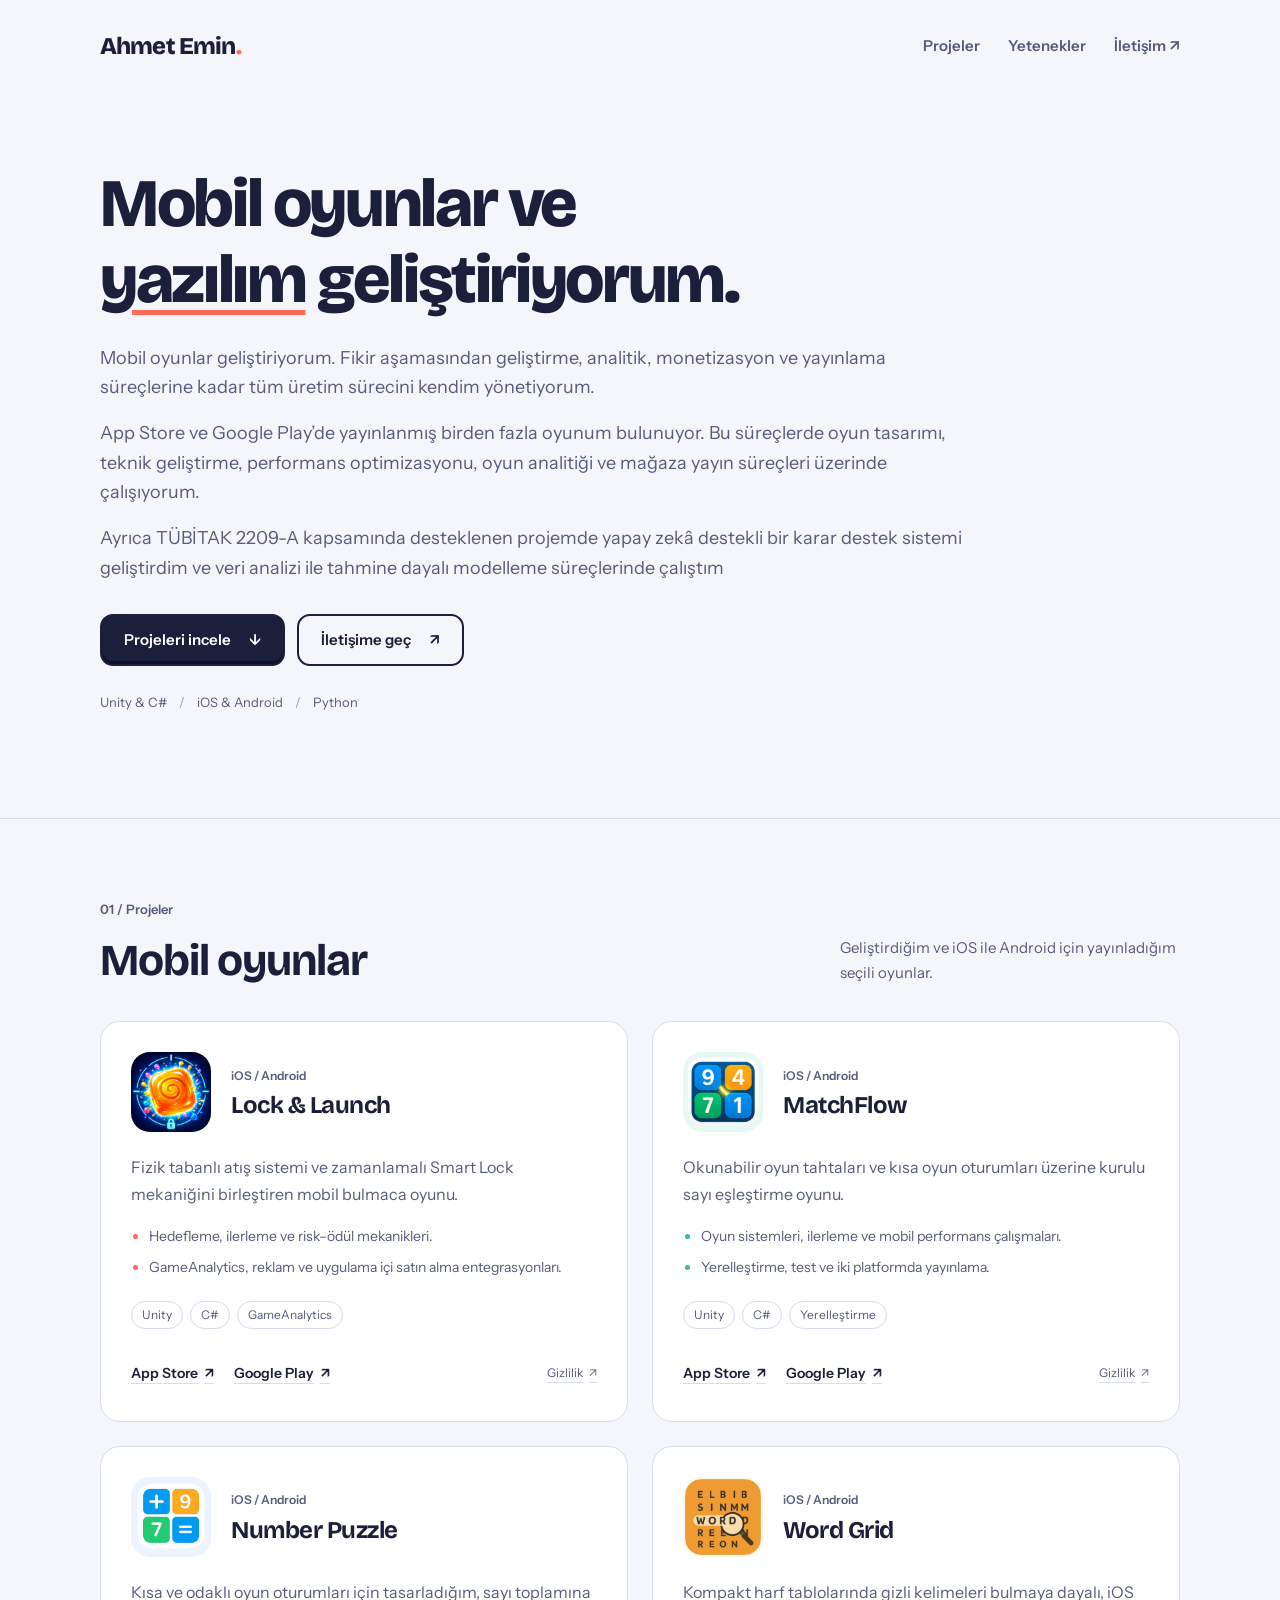
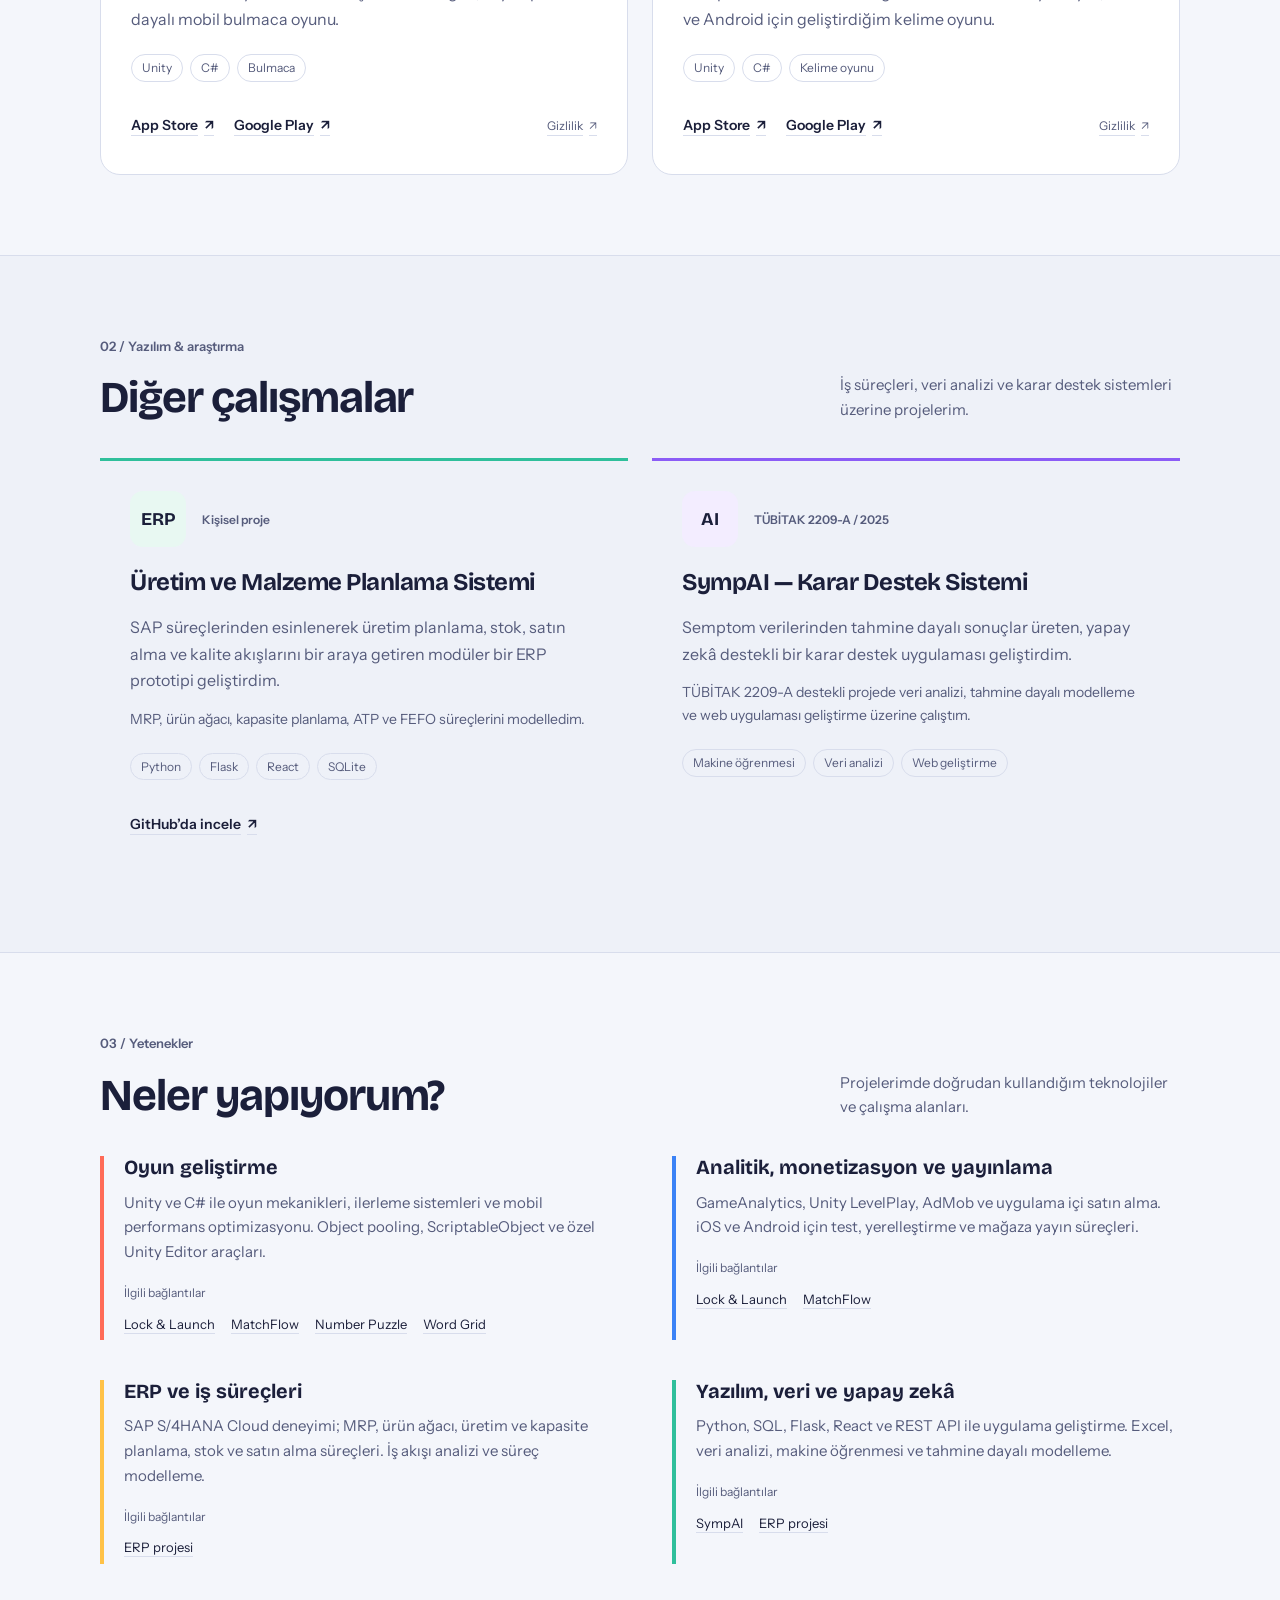
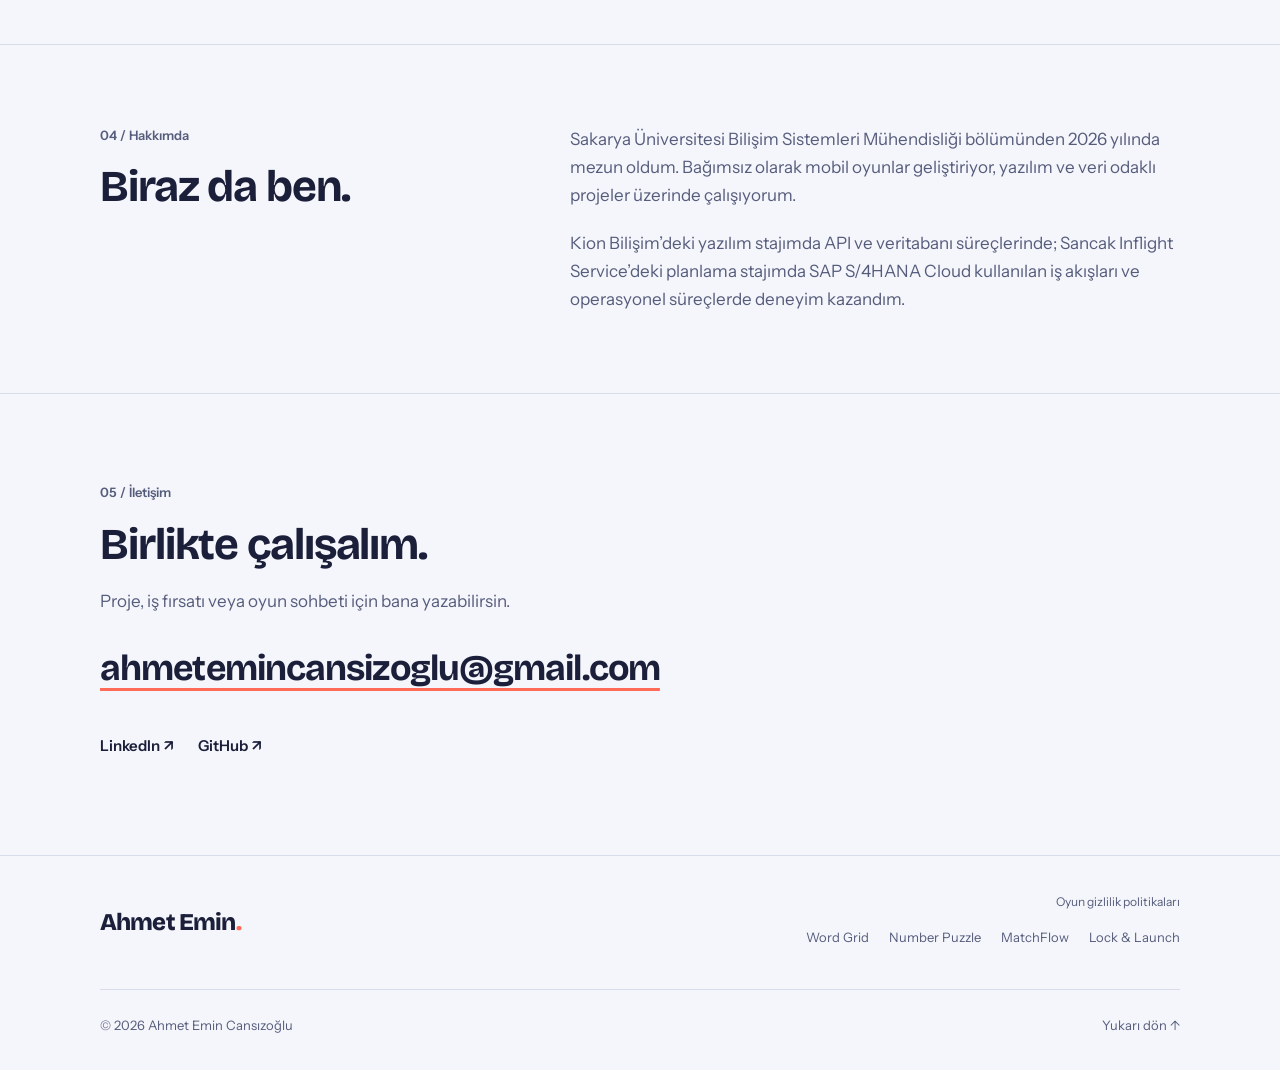
<file: index.html>
<!doctype html>
<html lang="tr">
<head>
    <meta charset="utf-8">
    <meta name="viewport" content="width=device-width, initial-scale=1">
    <meta name="theme-color" content="#f4f6fb">
    <meta name="color-scheme" content="light">
    <title>Ahmet Emin Cansızoğlu — Mobil Oyun ve Yazılım Geliştirici</title>
    <meta name="description" content="Ahmet Emin Cansızoğlu'nun mobil oyunları, ERP ve yapay zekâ projeleri. Unity, C#, Python ve web teknolojileriyle geliştirdiği çalışmalar.">
    <link rel="canonical" href="https://ahmet-emin.github.io/">

    <meta property="og:type" content="website">
    <meta property="og:url" content="https://ahmet-emin.github.io/">
    <meta property="og:title" content="Ahmet Emin Cansızoğlu — Mobil Oyun ve Yazılım Geliştirici">
    <meta property="og:description" content="Mobil oyunlar, ERP ve yapay zekâ projeleri. Geliştirdiğim uygulamalar ve teknik çalışmalar.">
    <meta property="og:image" content="https://ahmet-emin.github.io/assets/images/colormatchlogo.png">
    <meta name="twitter:card" content="summary_large_image">

    <link rel="icon" type="image/png" href="assets/images/colormatchlogo.png">
    <link rel="preconnect" href="https://fonts.googleapis.com">
    <link rel="preconnect" href="https://fonts.gstatic.com" crossorigin>
    <link href="https://fonts.googleapis.com/css2?family=Bricolage+Grotesque:opsz,wght@12..96,500..800&family=Instrument+Sans:wght@400..600&display=swap" rel="stylesheet">
    <link rel="stylesheet" href="assets/css/styles.css">
    <script src="assets/js/script.js" defer></script>
</head>
<body>
    <a class="skip-link" href="#main">İçeriğe geç</a>
    <header class="site-header">
        <div class="wrap header-inner">
            <a class="brand" href="#top" aria-label="Ahmet Emin ana sayfa">Ahmet Emin<span aria-hidden="true">.</span></a>
            <button class="nav-toggle" type="button" aria-expanded="false" aria-controls="site-nav" aria-label="Menüyü aç"><span></span><span></span></button>
            <nav class="site-nav" id="site-nav" aria-label="Ana menü"><a href="#projects">Projeler</a><a href="#skills">Yetenekler</a><a href="#contact">İletişim <span aria-hidden="true">↗</span></a></nav>
        </div>
    </header>
    <main id="main">
        <section class="hero wrap" id="top" aria-labelledby="hero-title">
            <div class="hero-copy">
                <h1 id="hero-title">Mobil oyunlar ve <span>yazılım</span> geliştiriyorum.</h1>
                <div class="hero-summary">
                    <p>Mobil oyunlar geliştiriyorum. Fikir aşamasından geliştirme, analitik, monetizasyon ve yayınlama süreçlerine kadar tüm üretim sürecini kendim yönetiyorum.</p>
                    <p>App Store ve Google Play’de yayınlanmış birden fazla oyunum bulunuyor. Bu süreçlerde oyun tasarımı, teknik geliştirme, performans optimizasyonu, oyun analitiği ve mağaza yayın süreçleri üzerinde çalışıyorum.</p>
                    <p>Ayrıca TÜBİTAK 2209-A kapsamında desteklenen projemde yapay zekâ destekli bir karar destek sistemi geliştirdim ve veri analizi ile tahmine dayalı modelleme süreçlerinde çalıştım</p>
                </div>
                <div class="actions"><a class="button button-primary" href="#projects">Projeleri incele <span aria-hidden="true">↓</span></a><a class="button button-secondary" href="#contact">İletişime geç <span aria-hidden="true">↗</span></a></div>
                <p class="hero-tools">Unity &amp; C# <span aria-hidden="true">/</span> iOS &amp; Android <span aria-hidden="true">/</span> Python</p>
            </div>
        </section>
        <section class="section" id="projects" aria-labelledby="projects-title">
            <div class="wrap">
                <header class="section-heading"><div><p class="eyebrow">01 / Projeler</p><h2 id="projects-title">Mobil oyunlar</h2></div><p>Geliştirdiğim ve iOS ile Android için yayınladığım seçili oyunlar.</p></header>
                <div class="games-grid">
                    <!-- Oynanış görselleri geldiğinde kartın başına figure.project-media eklenebilir. -->
                    <article class="game-card accent-coral" id="project-lock-launch">
                        <div class="game-heading"><img src="assets/images/colormatchlogo.png" alt="Lock &amp; Launch oyun ikonu" width="512" height="512" class="game-icon" loading="lazy" decoding="async"><div><p class="project-meta">iOS / Android</p><h3>Lock &amp; Launch</h3></div></div>
                        <p>Fizik tabanlı atış sistemi ve zamanlamalı Smart Lock mekaniğini birleştiren mobil bulmaca oyunu.</p><ul class="project-details"><li>Hedefleme, ilerleme ve risk–ödül mekanikleri.</li><li>GameAnalytics, reklam ve uygulama içi satın alma entegrasyonları.</li></ul>
                        <ul class="tags" aria-label="Teknolojiler ve çalışma alanları"><li>Unity</li><li>C#</li><li>GameAnalytics</li></ul>
                        <div class="project-actions"><a href="https://apps.apple.com/us/app/lock-launch/id6777688750" target="_blank" rel="noopener noreferrer">App Store <span aria-hidden="true">↗</span></a>
                                <a href="https://play.google.com/store/apps/details?id=com.aemin.ColorMergeLockPop" target="_blank" rel="noopener noreferrer">Google Play <span aria-hidden="true">↗</span></a>
                                <a class="policy-link" href="ppcolormerge.html">Gizlilik <span aria-hidden="true">↗</span></a></div>
                    </article>
                    <article class="game-card accent-mint" id="project-matchflow">
                        <div class="game-heading"><img src="assets/images/matchflow.png" alt="MatchFlow oyun ikonu" width="500" height="500" class="game-icon" loading="lazy" decoding="async"><div><p class="project-meta">iOS / Android</p><h3>MatchFlow</h3></div></div>
                        <p>Okunabilir oyun tahtaları ve kısa oyun oturumları üzerine kurulu sayı eşleştirme oyunu.</p><ul class="project-details"><li>Oyun sistemleri, ilerleme ve mobil performans çalışmaları.</li><li>Yerelleştirme, test ve iki platformda yayınlama.</li></ul>
                        <ul class="tags" aria-label="Teknolojiler ve çalışma alanları"><li>Unity</li><li>C#</li><li>Yerelleştirme</li></ul>
                        <div class="project-actions"><a href="https://apps.apple.com/us/app/matchflow-number-puzzle/id6751164594" target="_blank" rel="noopener noreferrer">App Store <span aria-hidden="true">↗</span></a>
                                <a href="https://play.google.com/store/apps/details?id=com.aemin.cmath" target="_blank" rel="noopener noreferrer">Google Play <span aria-hidden="true">↗</span></a>
                                <a class="policy-link" href="ppmf.html">Gizlilik <span aria-hidden="true">↗</span></a></div>
                    </article>
                    <article class="game-card accent-sky" id="project-number-puzzle">
                        <div class="game-heading"><img src="assets/images/numbermatch.png" alt="Number Puzzle oyun ikonu" width="500" height="500" class="game-icon" loading="lazy" decoding="async"><div><p class="project-meta">iOS / Android</p><h3>Number Puzzle</h3></div></div>
                        <p>Kısa ve odaklı oyun oturumları için tasarladığım, sayı toplamına dayalı mobil bulmaca oyunu.</p>
                        <ul class="tags" aria-label="Teknolojiler ve çalışma alanları"><li>Unity</li><li>C#</li><li>Bulmaca</li></ul>
                        <div class="project-actions"><a href="https://apps.apple.com/us/app/number-puzzle-brain-game/id6749150969" target="_blank" rel="noopener noreferrer">App Store <span aria-hidden="true">↗</span></a>
                                <a href="https://play.google.com/store/apps/details?id=com.aemin.numbersum" target="_blank" rel="noopener noreferrer">Google Play <span aria-hidden="true">↗</span></a>
                                <a class="policy-link" href="ppnpbg.html">Gizlilik <span aria-hidden="true">↗</span></a></div>
                    </article>
                    <article class="game-card accent-sun" id="project-word-grid">
                        <div class="game-heading"><img src="assets/images/wordhunt.png" alt="Word Grid oyun ikonu" width="500" height="500" class="game-icon" loading="lazy" decoding="async"><div><p class="project-meta">iOS / Android</p><h3>Word Grid</h3></div></div>
                        <p>Kompakt harf tablolarında gizli kelimeleri bulmaya dayalı, iOS ve Android için geliştirdiğim kelime oyunu.</p>
                        <ul class="tags" aria-label="Teknolojiler ve çalışma alanları"><li>Unity</li><li>C#</li><li>Kelime oyunu</li></ul>
                        <div class="project-actions"><a href="https://apps.apple.com/us/app/word-grid-search-solve/id6748872159" target="_blank" rel="noopener noreferrer">App Store <span aria-hidden="true">↗</span></a>
                                <a href="https://play.google.com/store/apps/details?id=com.aemin.kelimeara" target="_blank" rel="noopener noreferrer">Google Play <span aria-hidden="true">↗</span></a>
                                <a class="policy-link" href="ppwh.html">Gizlilik <span aria-hidden="true">↗</span></a></div>
                    </article>
                </div>
            </div>
        </section>
        <section class="section work-section" aria-labelledby="work-title">
            <div class="wrap">
                <header class="section-heading"><div><p class="eyebrow">02 / Yazılım &amp; araştırma</p><h2 id="work-title">Diğer çalışmalar</h2></div><p>İş süreçleri, veri analizi ve karar destek sistemleri üzerine projelerim.</p></header>
                <div class="work-grid">
                    <article class="work-card accent-mint" id="project-erp">
                        <div class="work-heading"><span class="project-mark" aria-hidden="true">ERP</span><p class="project-meta">Kişisel proje</p></div>
                        <h3>Üretim ve Malzeme Planlama Sistemi</h3>
                        <p>SAP süreçlerinden esinlenerek üretim planlama, stok, satın alma ve kalite akışlarını bir araya getiren modüler bir ERP prototipi geliştirdim.</p>
                        <p class="work-detail">MRP, ürün ağacı, kapasite planlama, ATP ve FEFO süreçlerini modelledim.</p>
                        <ul class="tags" aria-label="Teknolojiler ve çalışma alanları"><li>Python</li><li>Flask</li><li>React</li><li>SQLite</li></ul>
                        <div class="project-actions"><a href="https://github.com/ahmet-emin/ERP" target="_blank" rel="noopener noreferrer">GitHub’da incele <span aria-hidden="true">↗</span></a></div>
                    </article>
                    <article class="work-card accent-violet" id="project-tubitak">
                        <div class="work-heading"><span class="project-mark" aria-hidden="true">AI</span><p class="project-meta">TÜBİTAK 2209-A / 2025</p></div>
                        <h3>SympAI — Karar Destek Sistemi</h3>
                        <p>Semptom verilerinden tahmine dayalı sonuçlar üreten, yapay zekâ destekli bir karar destek uygulaması geliştirdim.</p>
                        <p class="work-detail">TÜBİTAK 2209-A destekli projede veri analizi, tahmine dayalı modelleme ve web uygulaması geliştirme üzerine çalıştım.</p>
                        <ul class="tags" aria-label="Teknolojiler ve çalışma alanları"><li>Makine öğrenmesi</li><li>Veri analizi</li><li>Web geliştirme</li></ul>
                    </article>
                </div>
            </div>
        </section>
        <section class="section" id="skills" aria-labelledby="skills-title">
            <div class="wrap">
                <header class="section-heading"><div><p class="eyebrow">03 / Yetenekler</p><h2 id="skills-title">Neler yapıyorum?</h2></div><p>Projelerimde doğrudan kullandığım teknolojiler ve çalışma alanları.</p></header>
                <div class="skills-grid">
                    <article class="skill accent-coral"><h3>Oyun geliştirme</h3><p>Unity ve C# ile oyun mekanikleri, ilerleme sistemleri ve mobil performans optimizasyonu. Object pooling, ScriptableObject ve özel Unity Editor araçları.</p><div class="skill-links"><span>İlgili bağlantılar</span><a href="#project-lock-launch">Lock &amp; Launch</a><a href="#project-matchflow">MatchFlow</a><a href="#project-number-puzzle">Number Puzzle</a><a href="#project-word-grid">Word Grid</a></div></article>
                    <article class="skill accent-sky"><h3>Analitik, monetizasyon ve yayınlama</h3><p>GameAnalytics, Unity LevelPlay, AdMob ve uygulama içi satın alma. iOS ve Android için test, yerelleştirme ve mağaza yayın süreçleri.</p><div class="skill-links"><span>İlgili bağlantılar</span><a href="#project-lock-launch">Lock &amp; Launch</a><a href="#project-matchflow">MatchFlow</a></div></article>
                    <article class="skill accent-sun"><h3>ERP ve iş süreçleri</h3><p>SAP S/4HANA Cloud deneyimi; MRP, ürün ağacı, üretim ve kapasite planlama, stok ve satın alma süreçleri. İş akışı analizi ve süreç modelleme.</p><div class="skill-links"><span>İlgili bağlantılar</span><a href="#project-erp">ERP projesi</a></div></article>
                    <article class="skill accent-mint"><h3>Yazılım, veri ve yapay zekâ</h3><p>Python, SQL, Flask, React ve REST API ile uygulama geliştirme. Excel, veri analizi, makine öğrenmesi ve tahmine dayalı modelleme.</p><div class="skill-links"><span>İlgili bağlantılar</span><a href="#project-tubitak">SympAI</a><a href="#project-erp">ERP projesi</a></div></article>
                </div>
            </div>
        </section>
        <section class="section about-section" aria-labelledby="about-title">
            <div class="wrap about-layout"><div><p class="eyebrow">04 / Hakkımda</p><h2 id="about-title">Biraz da ben.</h2></div><div class="about-copy"><p>Sakarya Üniversitesi Bilişim Sistemleri Mühendisliği bölümünden 2026 yılında mezun oldum. Bağımsız olarak mobil oyunlar geliştiriyor, yazılım ve veri odaklı projeler üzerinde çalışıyorum.</p><p>Kion Bilişim’deki yazılım stajımda API ve veritabanı süreçlerinde; Sancak Inflight Service’deki planlama stajımda SAP S/4HANA Cloud kullanılan iş akışları ve operasyonel süreçlerde deneyim kazandım.</p></div></div>
        </section>
        <section class="section contact-section" id="contact" aria-labelledby="contact-title">
            <div class="wrap"><p class="eyebrow">05 / İletişim</p><h2 id="contact-title">Birlikte çalışalım.</h2><p>Proje, iş fırsatı veya oyun sohbeti için bana yazabilirsin.</p><a class="contact-email" href="mailto:ahmetemincansizoglu@gmail.com">ahmetemincansizoglu@gmail.com</a><div class="contact-links"><a href="https://www.linkedin.com/in/ahmetemincansizoglu/" target="_blank" rel="noopener noreferrer">LinkedIn <span aria-hidden="true">↗</span></a><a href="https://github.com/ahmet-emin" target="_blank" rel="noopener noreferrer">GitHub <span aria-hidden="true">↗</span></a></div></div>
        </section>
    </main>
    <dialog class="gallery-dialog" id="project-gallery" aria-labelledby="gallery-title">
        <div class="gallery-header"><h2 id="gallery-title">Oynanış görselleri</h2><button class="gallery-button" type="button" data-gallery-close aria-label="Galeriyi kapat"><span aria-hidden="true">×</span></button></div>
        <div class="gallery-stage">
            <button class="gallery-button" type="button" data-gallery-previous aria-label="Önceki görsel"><span aria-hidden="true">←</span></button>
            <div class="gallery-media"><img id="gallery-image" alt="" hidden><video id="gallery-video" controls playsinline preload="none" hidden></video></div>
            <button class="gallery-button" type="button" data-gallery-next aria-label="Sonraki görsel"><span aria-hidden="true">→</span></button>
        </div>
        <p class="gallery-caption" id="gallery-caption" aria-live="polite"></p><p class="gallery-counter" id="gallery-counter"></p>
    </dialog>
    <footer class="site-footer">
        <div class="wrap footer-top"><a class="brand" href="#top">Ahmet Emin<span aria-hidden="true">.</span></a><div class="footer-policy-group"><p>Oyun gizlilik politikaları</p><nav class="footer-policies" aria-label="Gizlilik politikaları"><a href="ppwh.html">Word Grid</a><a href="ppnpbg.html">Number Puzzle</a><a href="ppmf.html">MatchFlow</a><a href="ppcolormerge.html">Lock &amp; Launch</a></nav></div></div>
        <div class="wrap footer-bottom"><p>© <span id="year">2026</span> Ahmet Emin Cansızoğlu</p><a href="#top">Yukarı dön <span aria-hidden="true">↑</span></a></div>
    </footer>
</body>
</html>
</file>
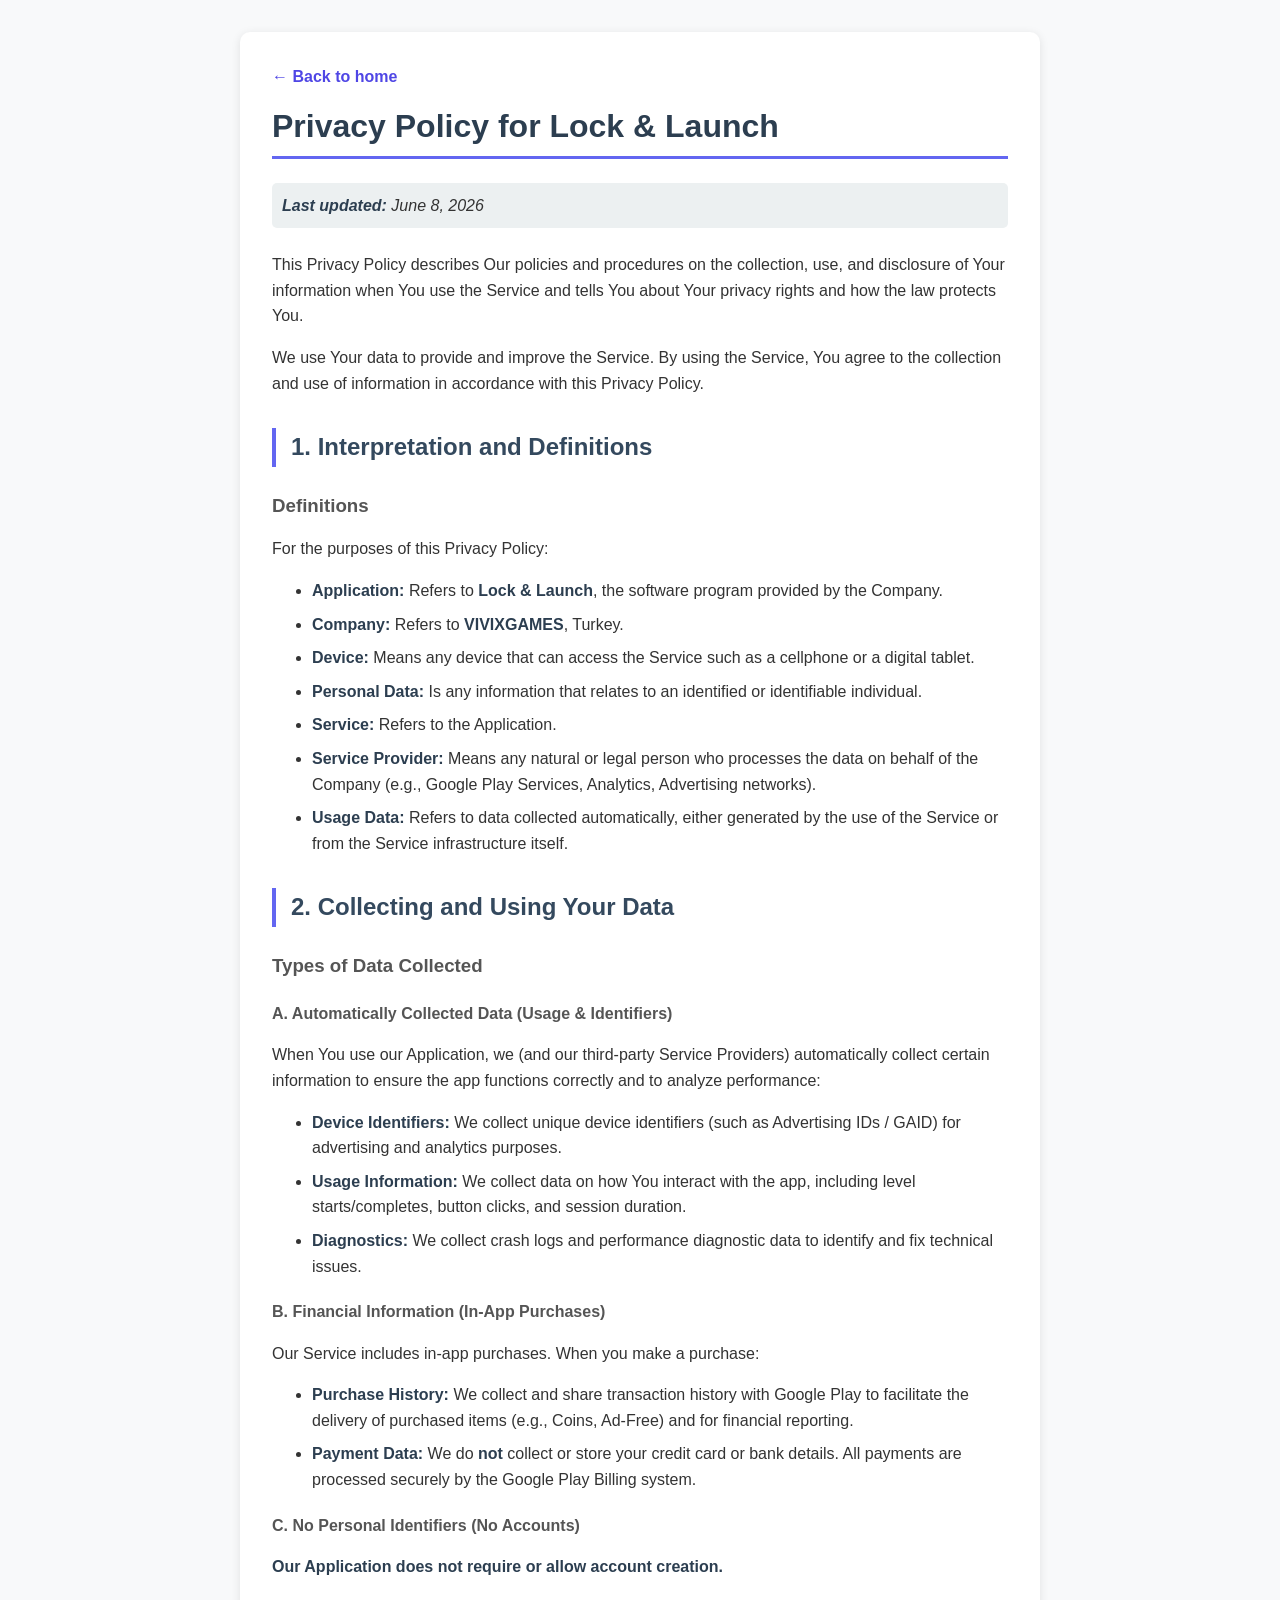
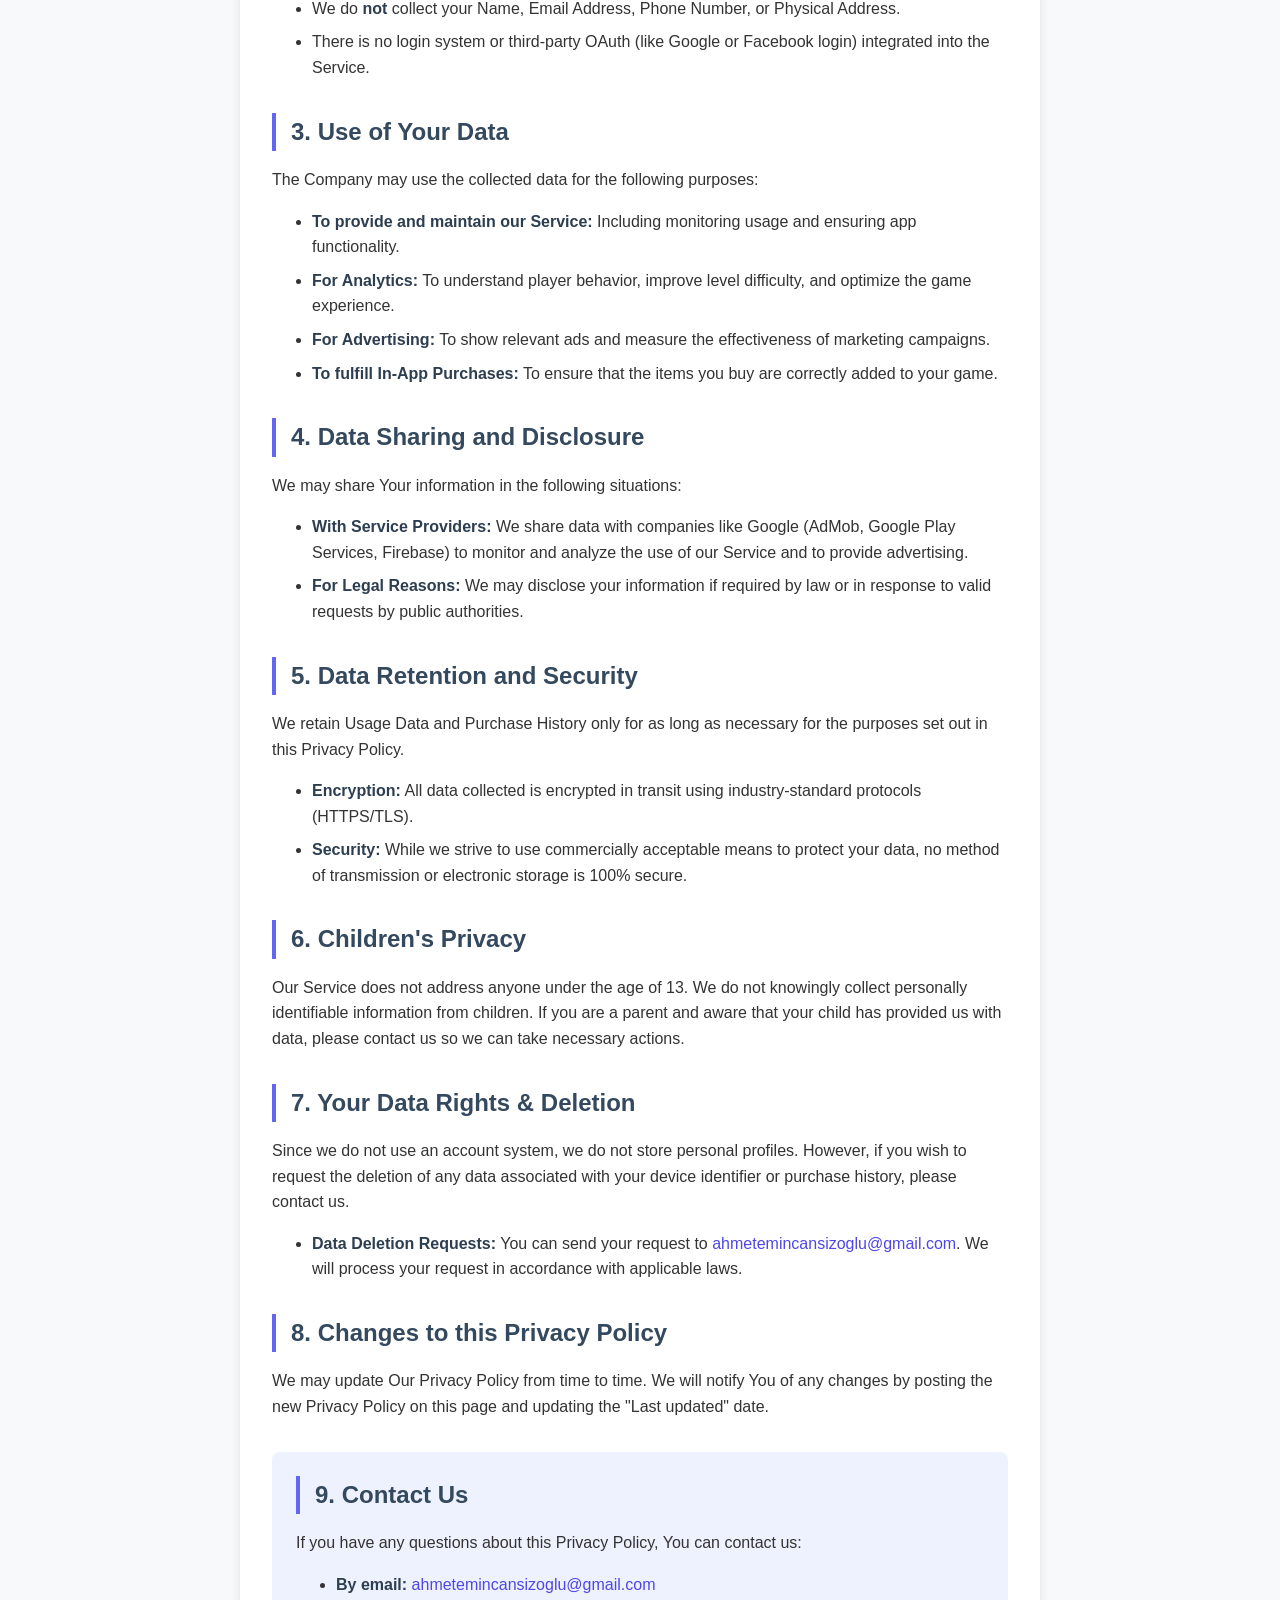
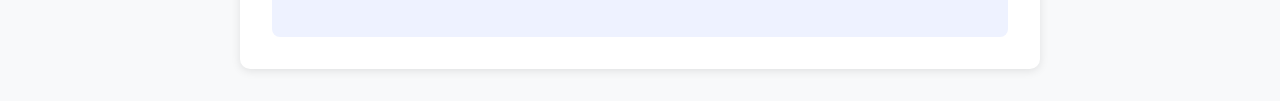
<file: ppcolormerge.html>
<!DOCTYPE html>
<html lang="en">
<head>
  <meta charset="UTF-8">
  <meta name="viewport" content="width=device-width, initial-scale=1.0">
  <meta name="description" content="Privacy Policy for Lock &amp; Launch">
  <title>Privacy Policy - Lock &amp; Launch</title>
  <style>
    * {
      box-sizing: border-box;
    }

    body {
      margin: 0;
      padding: 2rem 1rem;
      background-color: #f8f9fa;
      color: #333;
      font-family: "Segoe UI", Tahoma, Geneva, Verdana, sans-serif;
      line-height: 1.6;
    }

    .container {
      width: 100%;
      max-width: 800px;
      margin: 0 auto;
      padding: 2rem;
      background: #fff;
      border-radius: 10px;
      box-shadow: 0 2px 10px rgba(0, 0, 0, 0.1);
    }

    h1 {
      margin-top: 0;
      margin-bottom: 1.5rem;
      padding-bottom: 10px;
      border-bottom: 3px solid #6366f1;
      color: #2c3e50;
      line-height: 1.25;
    }

    h2 {
      margin-top: 2rem;
      margin-bottom: 1rem;
      padding-left: 15px;
      border-left: 4px solid #6366f1;
      color: #34495e;
    }

    h3 {
      margin-top: 1.5rem;
      margin-bottom: 0.8rem;
      color: #555;
    }

    h4 {
      margin-top: 1.25rem;
      margin-bottom: 0.75rem;
      color: #555;
    }

    p,
    ul {
      margin-bottom: 1rem;
    }

    li {
      margin-bottom: 0.5rem;
    }

    strong {
      color: #2c3e50;
    }

    a {
      color: #4f46e5;
      text-decoration: none;
    }

    a:hover {
      text-decoration: underline;
    }

    .last-updated {
      margin-bottom: 1.5rem;
      padding: 10px;
      background-color: #ecf0f1;
      border-radius: 5px;
      font-style: italic;
    }

    .contact-info {
      margin-top: 2rem;
      padding: 1.5rem;
      background-color: #eef2ff;
      border-radius: 8px;
    }

    .contact-info h2 {
      margin-top: 0;
    }

    .back-link {
      display: inline-block;
      margin-bottom: 1rem;
      font-weight: 600;
    }

    @media (max-width: 600px) {
      body {
        padding: 1rem 0.75rem;
      }

      .container {
        padding: 1.25rem;
      }

      h1 {
        font-size: 1.75rem;
      }
    }
  </style>
</head>
<body>
  <main class="container">
  <a class="back-link" href="../index.html">&larr; Back to home</a>

    <h1>Privacy Policy for Lock &amp; Launch</h1>

    <div class="last-updated">
      <strong>Last updated:</strong> June 8, 2026
    </div>

    <p>This Privacy Policy describes Our policies and procedures on the collection, use, and disclosure of Your information when You use the Service and tells You about Your privacy rights and how the law protects You.</p>

    <p>We use Your data to provide and improve the Service. By using the Service, You agree to the collection and use of information in accordance with this Privacy Policy.</p>

    <h2>1. Interpretation and Definitions</h2>

    <h3>Definitions</h3>
    <p>For the purposes of this Privacy Policy:</p>
    <ul>
      <li><strong>Application:</strong> Refers to <strong>Lock &amp; Launch</strong>, the software program provided by the Company.</li>
      <li><strong>Company:</strong> Refers to <strong>VIVIXGAMES</strong>, Turkey.</li>
      <li><strong>Device:</strong> Means any device that can access the Service such as a cellphone or a digital tablet.</li>
      <li><strong>Personal Data:</strong> Is any information that relates to an identified or identifiable individual.</li>
      <li><strong>Service:</strong> Refers to the Application.</li>
      <li><strong>Service Provider:</strong> Means any natural or legal person who processes the data on behalf of the Company (e.g., Google Play Services, Analytics, Advertising networks).</li>
      <li><strong>Usage Data:</strong> Refers to data collected automatically, either generated by the use of the Service or from the Service infrastructure itself.</li>
    </ul>

    <h2>2. Collecting and Using Your Data</h2>

    <h3>Types of Data Collected</h3>

    <h4>A. Automatically Collected Data (Usage &amp; Identifiers)</h4>
    <p>When You use our Application, we (and our third-party Service Providers) automatically collect certain information to ensure the app functions correctly and to analyze performance:</p>
    <ul>
      <li><strong>Device Identifiers:</strong> We collect unique device identifiers (such as Advertising IDs / GAID) for advertising and analytics purposes.</li>
      <li><strong>Usage Information:</strong> We collect data on how You interact with the app, including level starts/completes, button clicks, and session duration.</li>
      <li><strong>Diagnostics:</strong> We collect crash logs and performance diagnostic data to identify and fix technical issues.</li>
    </ul>

    <h4>B. Financial Information (In-App Purchases)</h4>
    <p>Our Service includes in-app purchases. When you make a purchase:</p>
    <ul>
      <li><strong>Purchase History:</strong> We collect and share transaction history with Google Play to facilitate the delivery of purchased items (e.g., Coins, Ad-Free) and for financial reporting.</li>
      <li><strong>Payment Data:</strong> We do <strong>not</strong> collect or store your credit card or bank details. All payments are processed securely by the Google Play Billing system.</li>
    </ul>

    <h4>C. No Personal Identifiers (No Accounts)</h4>
    <p><strong>Our Application does not require or allow account creation.</strong></p>
    <ul>
      <li>We do <strong>not</strong> collect your Name, Email Address, Phone Number, or Physical Address.</li>
      <li>There is no login system or third-party OAuth (like Google or Facebook login) integrated into the Service.</li>
    </ul>

    <h2>3. Use of Your Data</h2>
    <p>The Company may use the collected data for the following purposes:</p>
    <ul>
      <li><strong>To provide and maintain our Service:</strong> Including monitoring usage and ensuring app functionality.</li>
      <li><strong>For Analytics:</strong> To understand player behavior, improve level difficulty, and optimize the game experience.</li>
      <li><strong>For Advertising:</strong> To show relevant ads and measure the effectiveness of marketing campaigns.</li>
      <li><strong>To fulfill In-App Purchases:</strong> To ensure that the items you buy are correctly added to your game.</li>
    </ul>

    <h2>4. Data Sharing and Disclosure</h2>
    <p>We may share Your information in the following situations:</p>
    <ul>
      <li><strong>With Service Providers:</strong> We share data with companies like Google (AdMob, Google Play Services, Firebase) to monitor and analyze the use of our Service and to provide advertising.</li>
      <li><strong>For Legal Reasons:</strong> We may disclose your information if required by law or in response to valid requests by public authorities.</li>
    </ul>

    <h2>5. Data Retention and Security</h2>
    <p>We retain Usage Data and Purchase History only for as long as necessary for the purposes set out in this Privacy Policy.</p>
    <ul>
      <li><strong>Encryption:</strong> All data collected is encrypted in transit using industry-standard protocols (HTTPS/TLS).</li>
      <li><strong>Security:</strong> While we strive to use commercially acceptable means to protect your data, no method of transmission or electronic storage is 100% secure.</li>
    </ul>

    <h2>6. Children's Privacy</h2>
    <p>Our Service does not address anyone under the age of 13. We do not knowingly collect personally identifiable information from children. If you are a parent and aware that your child has provided us with data, please contact us so we can take necessary actions.</p>

    <h2>7. Your Data Rights &amp; Deletion</h2>
    <p>Since we do not use an account system, we do not store personal profiles. However, if you wish to request the deletion of any data associated with your device identifier or purchase history, please contact us.</p>
    <ul>
      <li><strong>Data Deletion Requests:</strong> You can send your request to <a href="mailto:ahmetemincansizoglu@gmail.com">ahmetemincansizoglu@gmail.com</a>. We will process your request in accordance with applicable laws.</li>
    </ul>

    <h2>8. Changes to this Privacy Policy</h2>
    <p>We may update Our Privacy Policy from time to time. We will notify You of any changes by posting the new Privacy Policy on this page and updating the "Last updated" date.</p>

    <section class="contact-info">
      <h2>9. Contact Us</h2>
      <p>If you have any questions about this Privacy Policy, You can contact us:</p>
      <ul>
        <li><strong>By email:</strong> <a href="mailto:ahmetemincansizoglu@gmail.com">ahmetemincansizoglu@gmail.com</a></li>
      </ul>
    </section>
  </main>
</body>
</html>
</file>
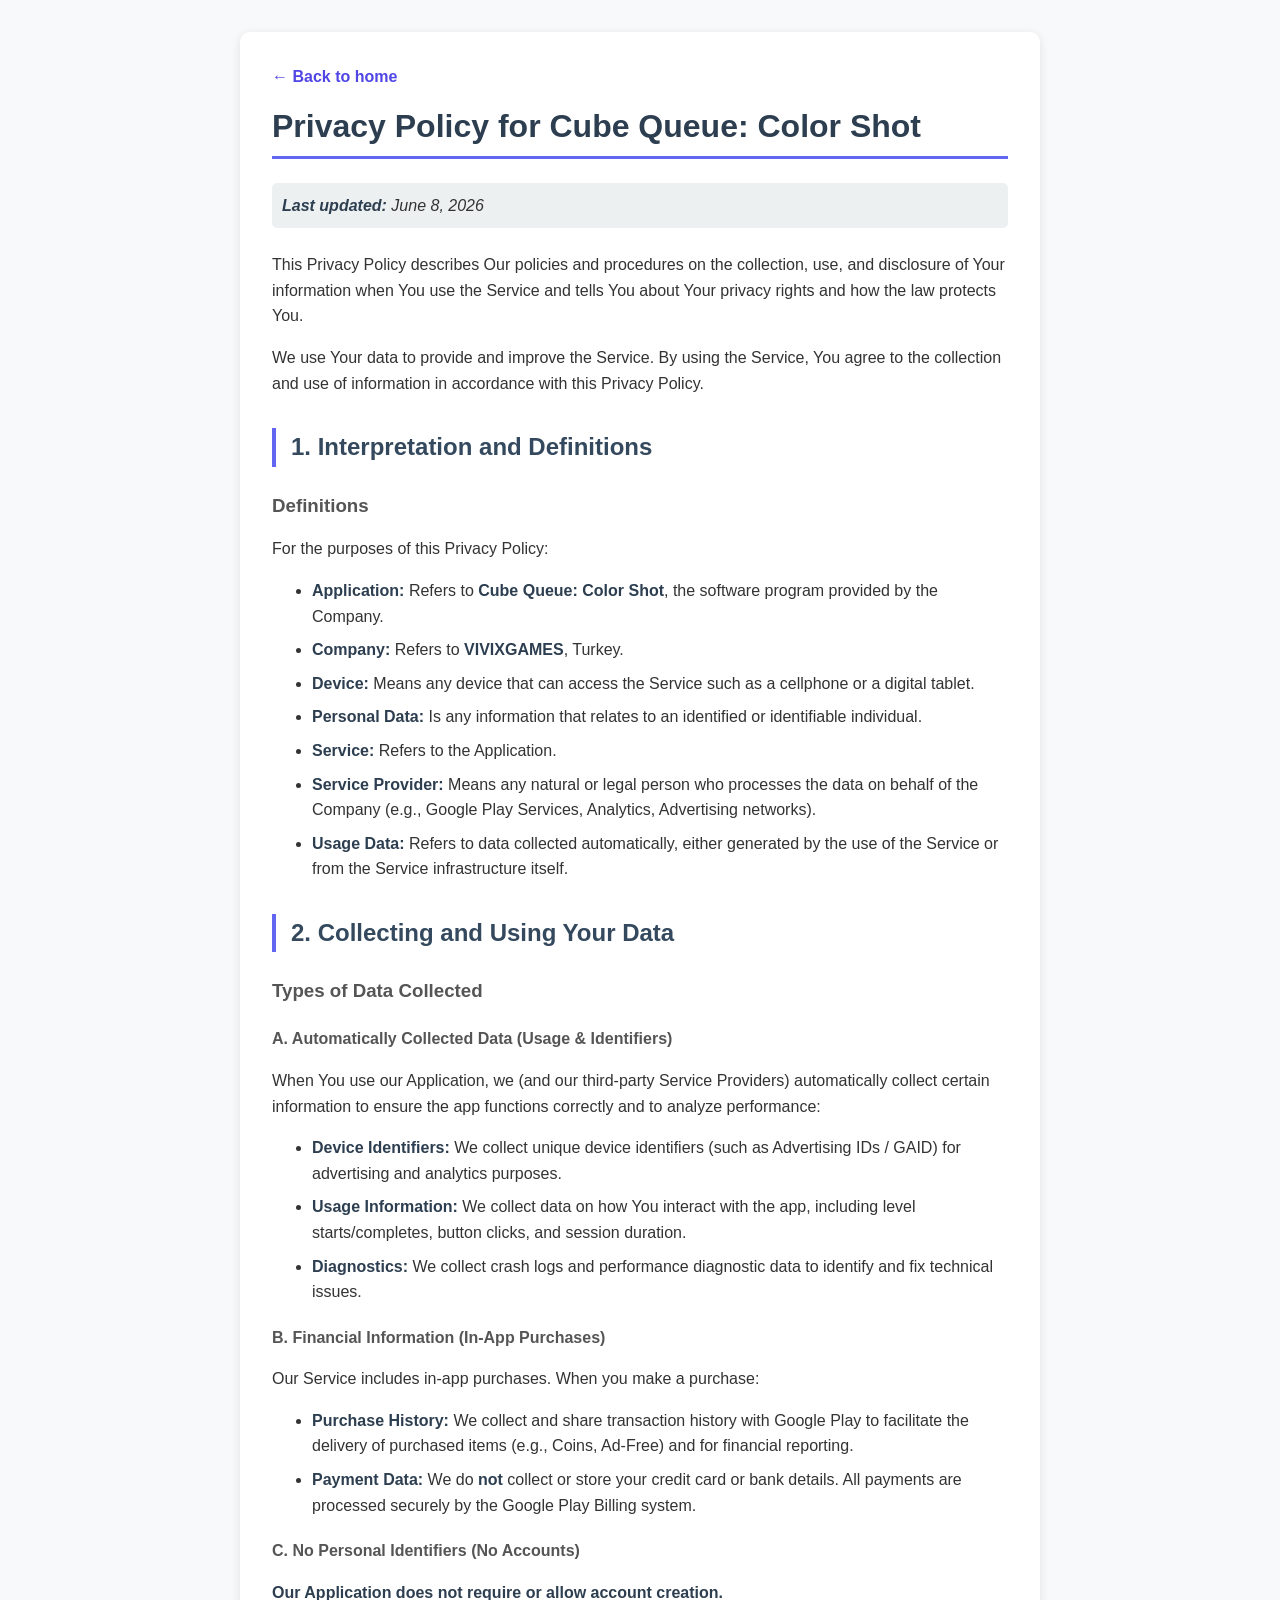
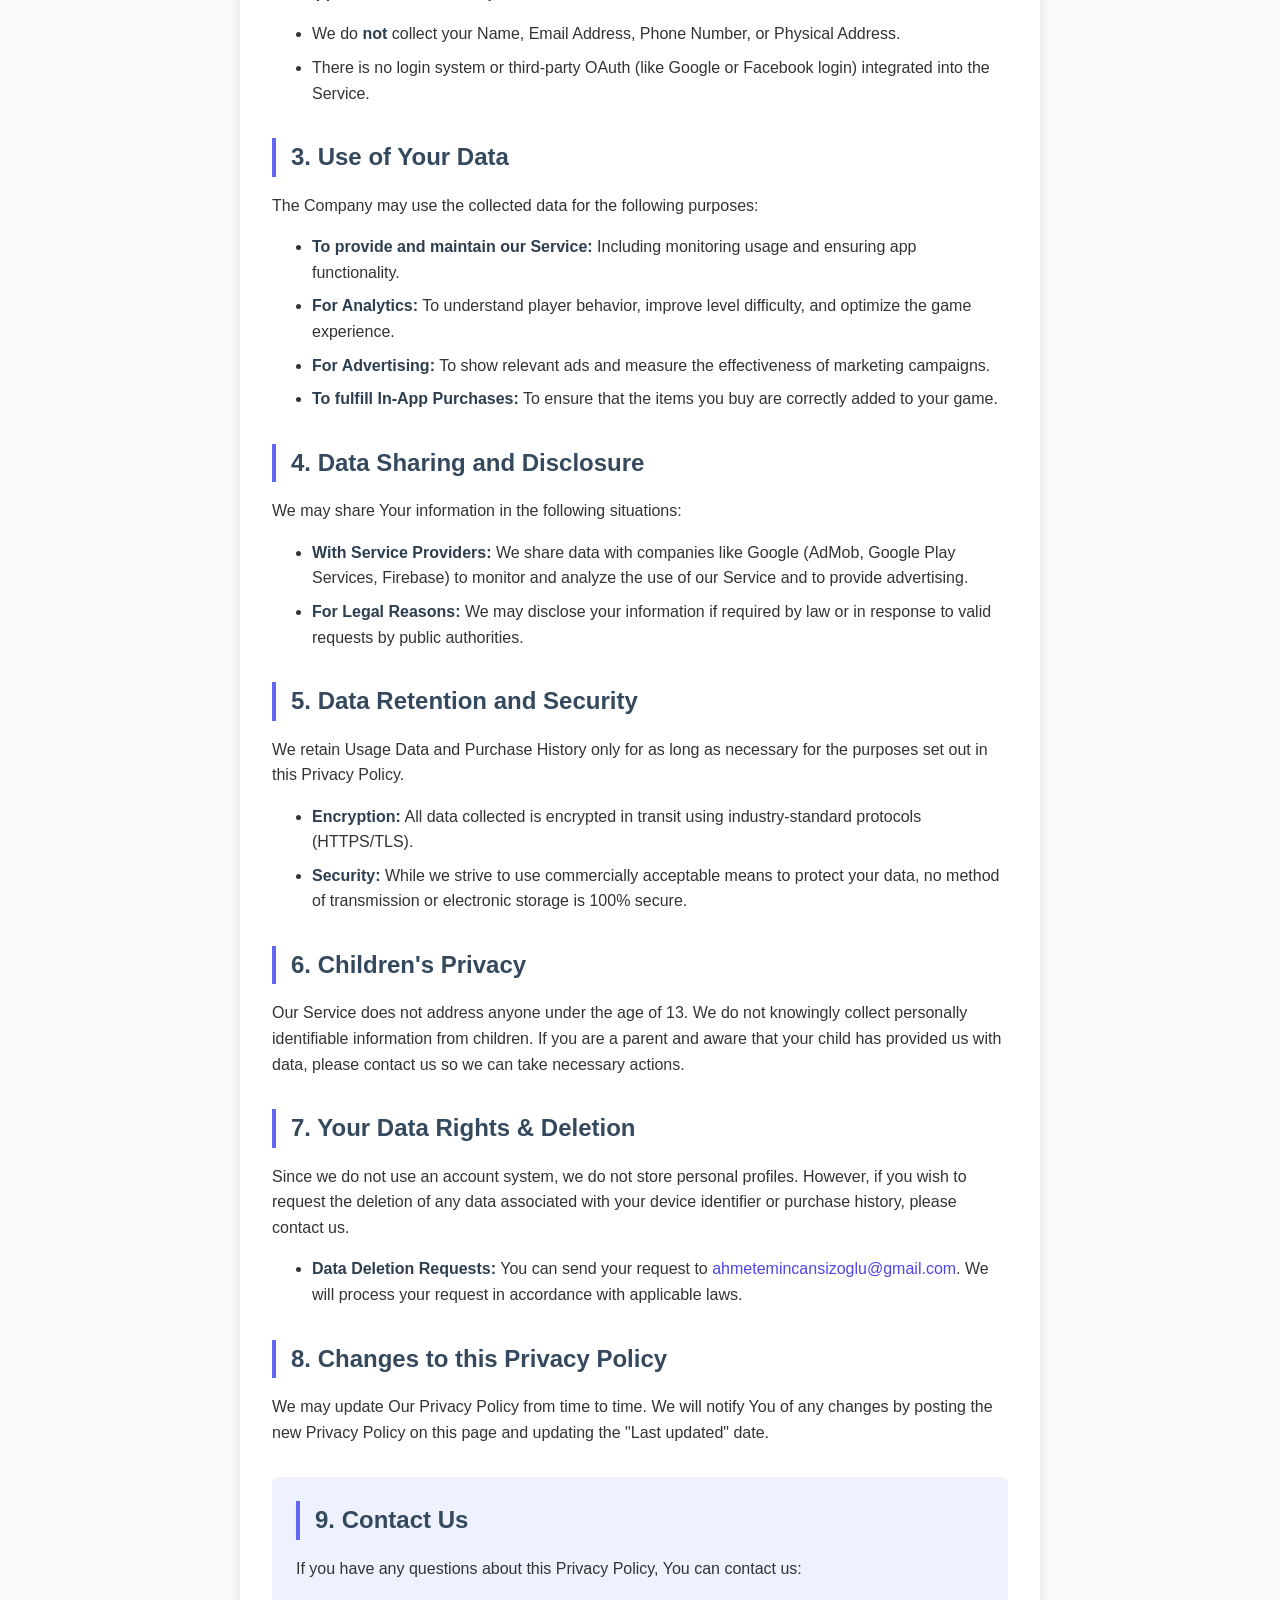
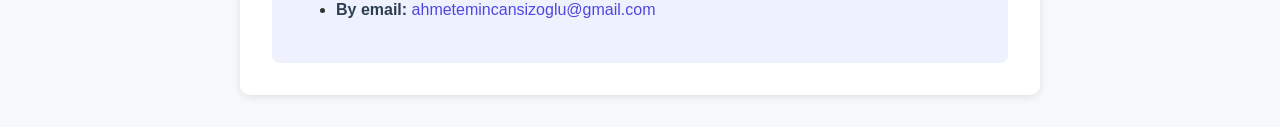
<file: ppcubequeue.html>
<!DOCTYPE html>
<html lang="en">
<head>
  <meta charset="UTF-8">
  <meta name="viewport" content="width=device-width, initial-scale=1.0">
  <meta name="description" content="Privacy Policy for Cube Queue: Color Shot">
  <title>Privacy Policy - Cube Queue: Color Shot</title>
  <style>
    * {
      box-sizing: border-box;
    }

    body {
      margin: 0;
      padding: 2rem 1rem;
      background-color: #f8f9fa;
      color: #333;
      font-family: "Segoe UI", Tahoma, Geneva, Verdana, sans-serif;
      line-height: 1.6;
    }

    .container {
      width: 100%;
      max-width: 800px;
      margin: 0 auto;
      padding: 2rem;
      background: #fff;
      border-radius: 10px;
      box-shadow: 0 2px 10px rgba(0, 0, 0, 0.1);
    }

    h1 {
      margin-top: 0;
      margin-bottom: 1.5rem;
      padding-bottom: 10px;
      border-bottom: 3px solid #6366f1;
      color: #2c3e50;
      line-height: 1.25;
    }

    h2 {
      margin-top: 2rem;
      margin-bottom: 1rem;
      padding-left: 15px;
      border-left: 4px solid #6366f1;
      color: #34495e;
    }

    h3 {
      margin-top: 1.5rem;
      margin-bottom: 0.8rem;
      color: #555;
    }

    h4 {
      margin-top: 1.25rem;
      margin-bottom: 0.75rem;
      color: #555;
    }

    p,
    ul {
      margin-bottom: 1rem;
    }

    li {
      margin-bottom: 0.5rem;
    }

    strong {
      color: #2c3e50;
    }

    a {
      color: #4f46e5;
      text-decoration: none;
    }

    a:hover {
      text-decoration: underline;
    }

    .last-updated {
      margin-bottom: 1.5rem;
      padding: 10px;
      background-color: #ecf0f1;
      border-radius: 5px;
      font-style: italic;
    }

    .contact-info {
      margin-top: 2rem;
      padding: 1.5rem;
      background-color: #eef2ff;
      border-radius: 8px;
    }

    .contact-info h2 {
      margin-top: 0;
    }

    .back-link {
      display: inline-block;
      margin-bottom: 1rem;
      font-weight: 600;
    }

    @media (max-width: 600px) {
      body {
        padding: 1rem 0.75rem;
      }

      .container {
        padding: 1.25rem;
      }

      h1 {
        font-size: 1.75rem;
      }
    }
  </style>
</head>
<body>
  <main class="container">
    <a class="back-link" href="index.html">&larr; Back to home</a>

    <h1>Privacy Policy for Cube Queue: Color Shot</h1>

    <div class="last-updated">
      <strong>Last updated:</strong> June 8, 2026
    </div>

    <p>This Privacy Policy describes Our policies and procedures on the collection, use, and disclosure of Your information when You use the Service and tells You about Your privacy rights and how the law protects You.</p>

    <p>We use Your data to provide and improve the Service. By using the Service, You agree to the collection and use of information in accordance with this Privacy Policy.</p>

    <h2>1. Interpretation and Definitions</h2>

    <h3>Definitions</h3>
    <p>For the purposes of this Privacy Policy:</p>
    <ul>
      <li><strong>Application:</strong> Refers to <strong>Cube Queue: Color Shot</strong>, the software program provided by the Company.</li>
      <li><strong>Company:</strong> Refers to <strong>VIVIXGAMES</strong>, Turkey.</li>
      <li><strong>Device:</strong> Means any device that can access the Service such as a cellphone or a digital tablet.</li>
      <li><strong>Personal Data:</strong> Is any information that relates to an identified or identifiable individual.</li>
      <li><strong>Service:</strong> Refers to the Application.</li>
      <li><strong>Service Provider:</strong> Means any natural or legal person who processes the data on behalf of the Company (e.g., Google Play Services, Analytics, Advertising networks).</li>
      <li><strong>Usage Data:</strong> Refers to data collected automatically, either generated by the use of the Service or from the Service infrastructure itself.</li>
    </ul>

    <h2>2. Collecting and Using Your Data</h2>

    <h3>Types of Data Collected</h3>

    <h4>A. Automatically Collected Data (Usage &amp; Identifiers)</h4>
    <p>When You use our Application, we (and our third-party Service Providers) automatically collect certain information to ensure the app functions correctly and to analyze performance:</p>
    <ul>
      <li><strong>Device Identifiers:</strong> We collect unique device identifiers (such as Advertising IDs / GAID) for advertising and analytics purposes.</li>
      <li><strong>Usage Information:</strong> We collect data on how You interact with the app, including level starts/completes, button clicks, and session duration.</li>
      <li><strong>Diagnostics:</strong> We collect crash logs and performance diagnostic data to identify and fix technical issues.</li>
    </ul>

    <h4>B. Financial Information (In-App Purchases)</h4>
    <p>Our Service includes in-app purchases. When you make a purchase:</p>
    <ul>
      <li><strong>Purchase History:</strong> We collect and share transaction history with Google Play to facilitate the delivery of purchased items (e.g., Coins, Ad-Free) and for financial reporting.</li>
      <li><strong>Payment Data:</strong> We do <strong>not</strong> collect or store your credit card or bank details. All payments are processed securely by the Google Play Billing system.</li>
    </ul>

    <h4>C. No Personal Identifiers (No Accounts)</h4>
    <p><strong>Our Application does not require or allow account creation.</strong></p>
    <ul>
      <li>We do <strong>not</strong> collect your Name, Email Address, Phone Number, or Physical Address.</li>
      <li>There is no login system or third-party OAuth (like Google or Facebook login) integrated into the Service.</li>
    </ul>

    <h2>3. Use of Your Data</h2>
    <p>The Company may use the collected data for the following purposes:</p>
    <ul>
      <li><strong>To provide and maintain our Service:</strong> Including monitoring usage and ensuring app functionality.</li>
      <li><strong>For Analytics:</strong> To understand player behavior, improve level difficulty, and optimize the game experience.</li>
      <li><strong>For Advertising:</strong> To show relevant ads and measure the effectiveness of marketing campaigns.</li>
      <li><strong>To fulfill In-App Purchases:</strong> To ensure that the items you buy are correctly added to your game.</li>
    </ul>

    <h2>4. Data Sharing and Disclosure</h2>
    <p>We may share Your information in the following situations:</p>
    <ul>
      <li><strong>With Service Providers:</strong> We share data with companies like Google (AdMob, Google Play Services, Firebase) to monitor and analyze the use of our Service and to provide advertising.</li>
      <li><strong>For Legal Reasons:</strong> We may disclose your information if required by law or in response to valid requests by public authorities.</li>
    </ul>

    <h2>5. Data Retention and Security</h2>
    <p>We retain Usage Data and Purchase History only for as long as necessary for the purposes set out in this Privacy Policy.</p>
    <ul>
      <li><strong>Encryption:</strong> All data collected is encrypted in transit using industry-standard protocols (HTTPS/TLS).</li>
      <li><strong>Security:</strong> While we strive to use commercially acceptable means to protect your data, no method of transmission or electronic storage is 100% secure.</li>
    </ul>

    <h2>6. Children's Privacy</h2>
    <p>Our Service does not address anyone under the age of 13. We do not knowingly collect personally identifiable information from children. If you are a parent and aware that your child has provided us with data, please contact us so we can take necessary actions.</p>

    <h2>7. Your Data Rights &amp; Deletion</h2>
    <p>Since we do not use an account system, we do not store personal profiles. However, if you wish to request the deletion of any data associated with your device identifier or purchase history, please contact us.</p>
    <ul>
      <li><strong>Data Deletion Requests:</strong> You can send your request to <a href="mailto:ahmetemincansizoglu@gmail.com">ahmetemincansizoglu@gmail.com</a>. We will process your request in accordance with applicable laws.</li>
    </ul>

    <h2>8. Changes to this Privacy Policy</h2>
    <p>We may update Our Privacy Policy from time to time. We will notify You of any changes by posting the new Privacy Policy on this page and updating the "Last updated" date.</p>

    <section class="contact-info">
      <h2>9. Contact Us</h2>
      <p>If you have any questions about this Privacy Policy, You can contact us:</p>
      <ul>
        <li><strong>By email:</strong> <a href="mailto:ahmetemincansizoglu@gmail.com">ahmetemincansizoglu@gmail.com</a></li>
      </ul>
    </section>
  </main>
</body>
</html>
</file>
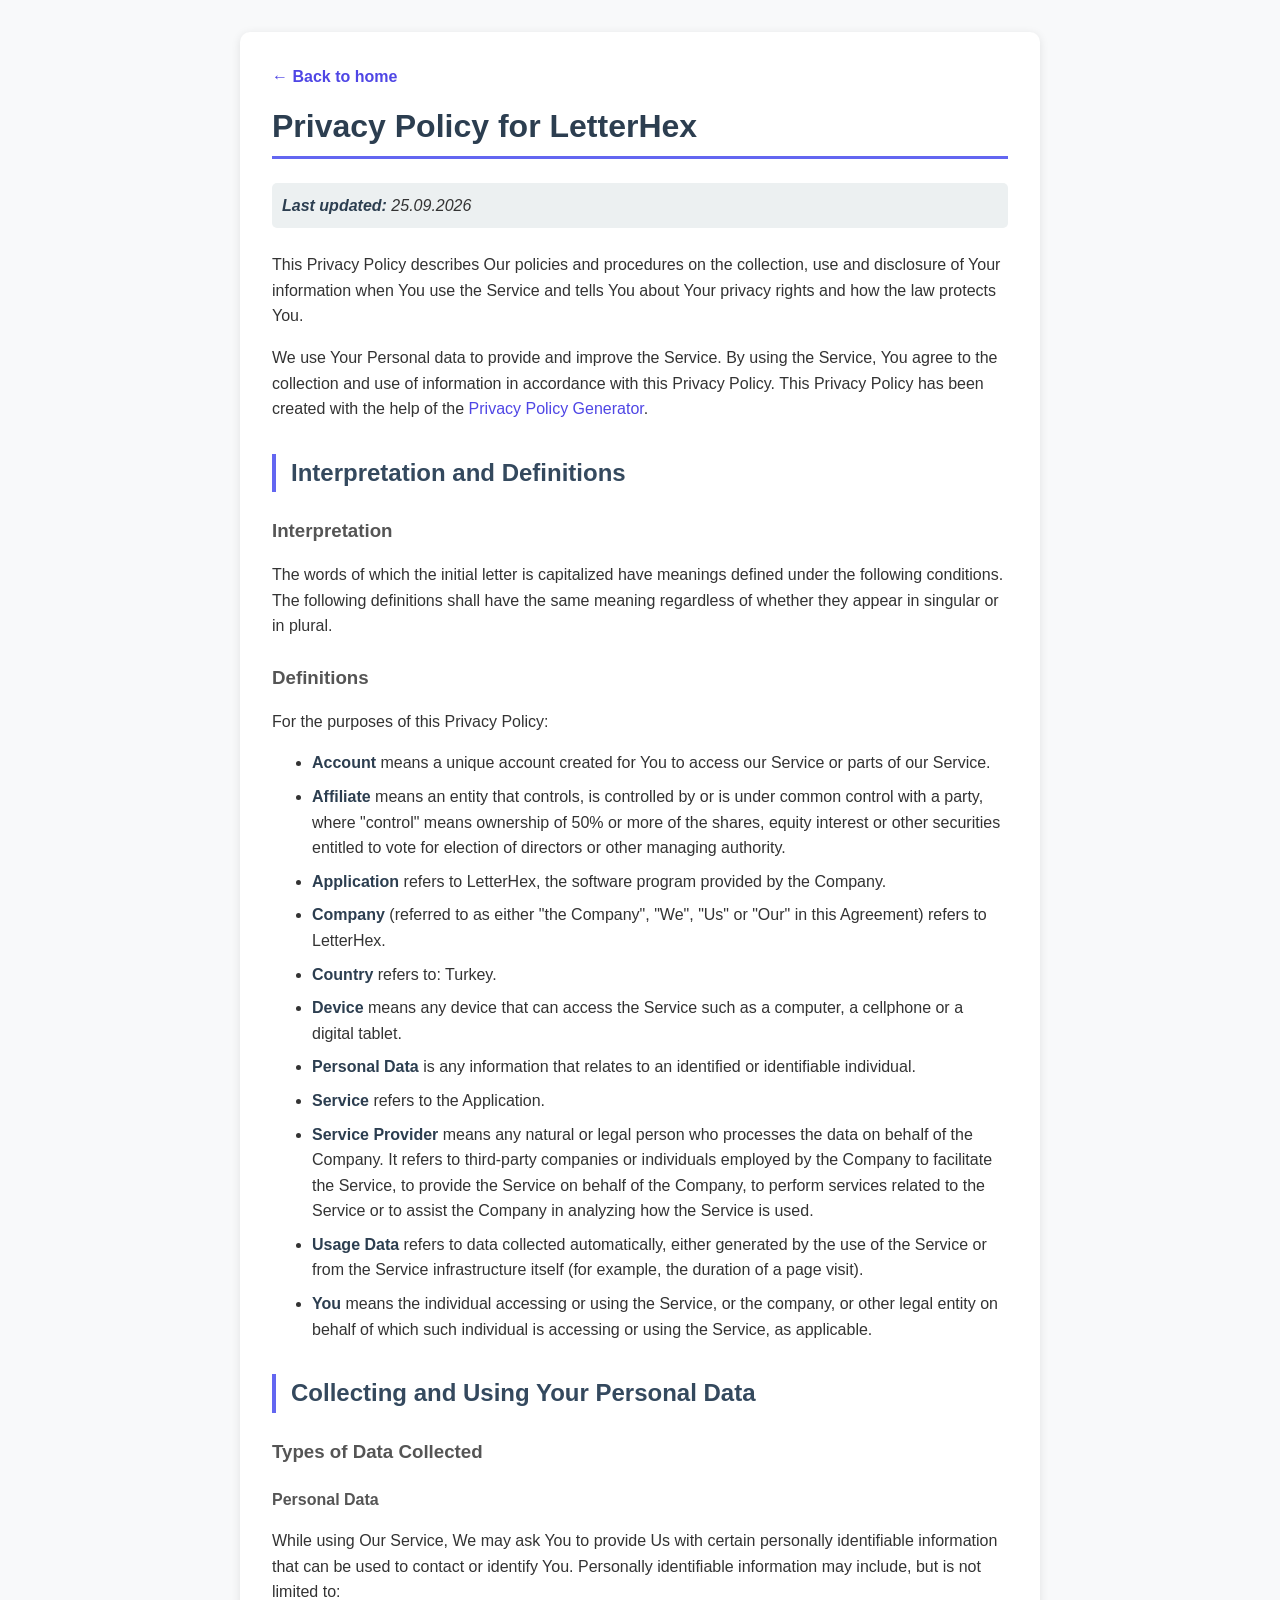
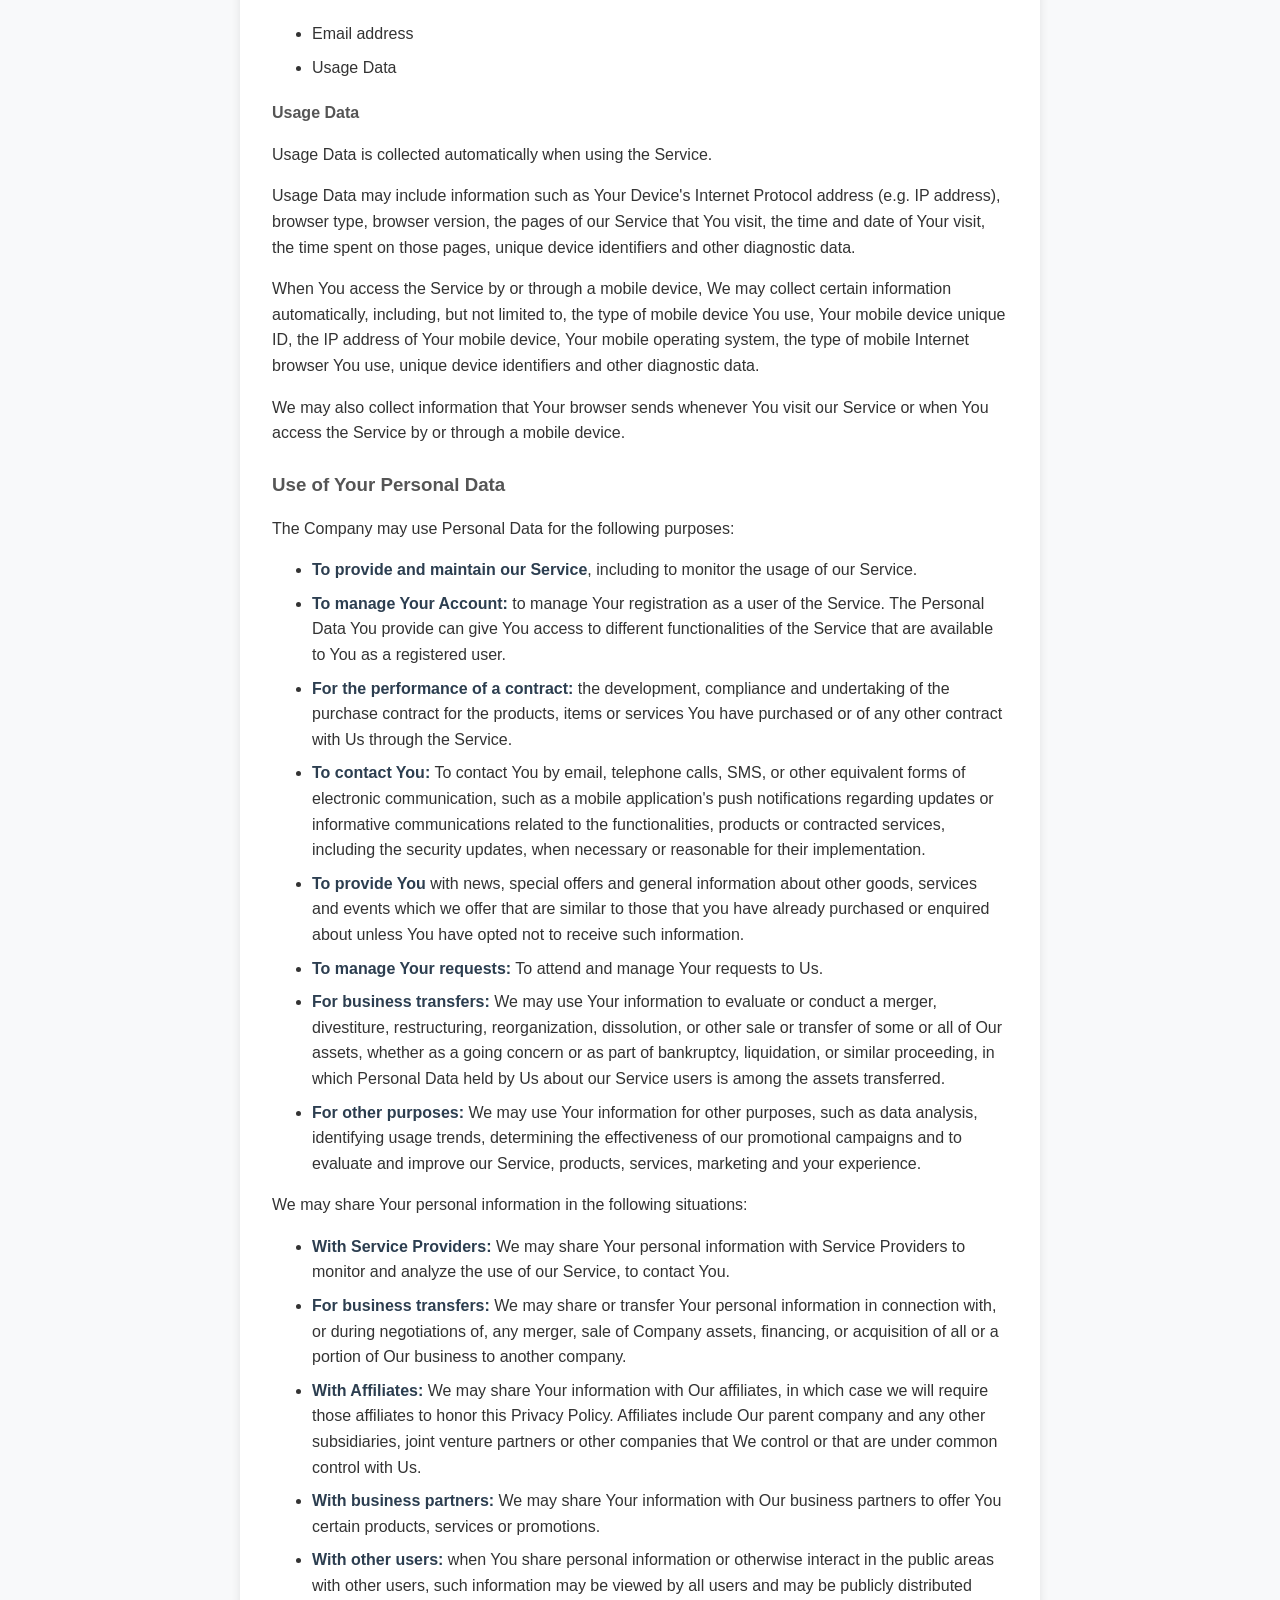
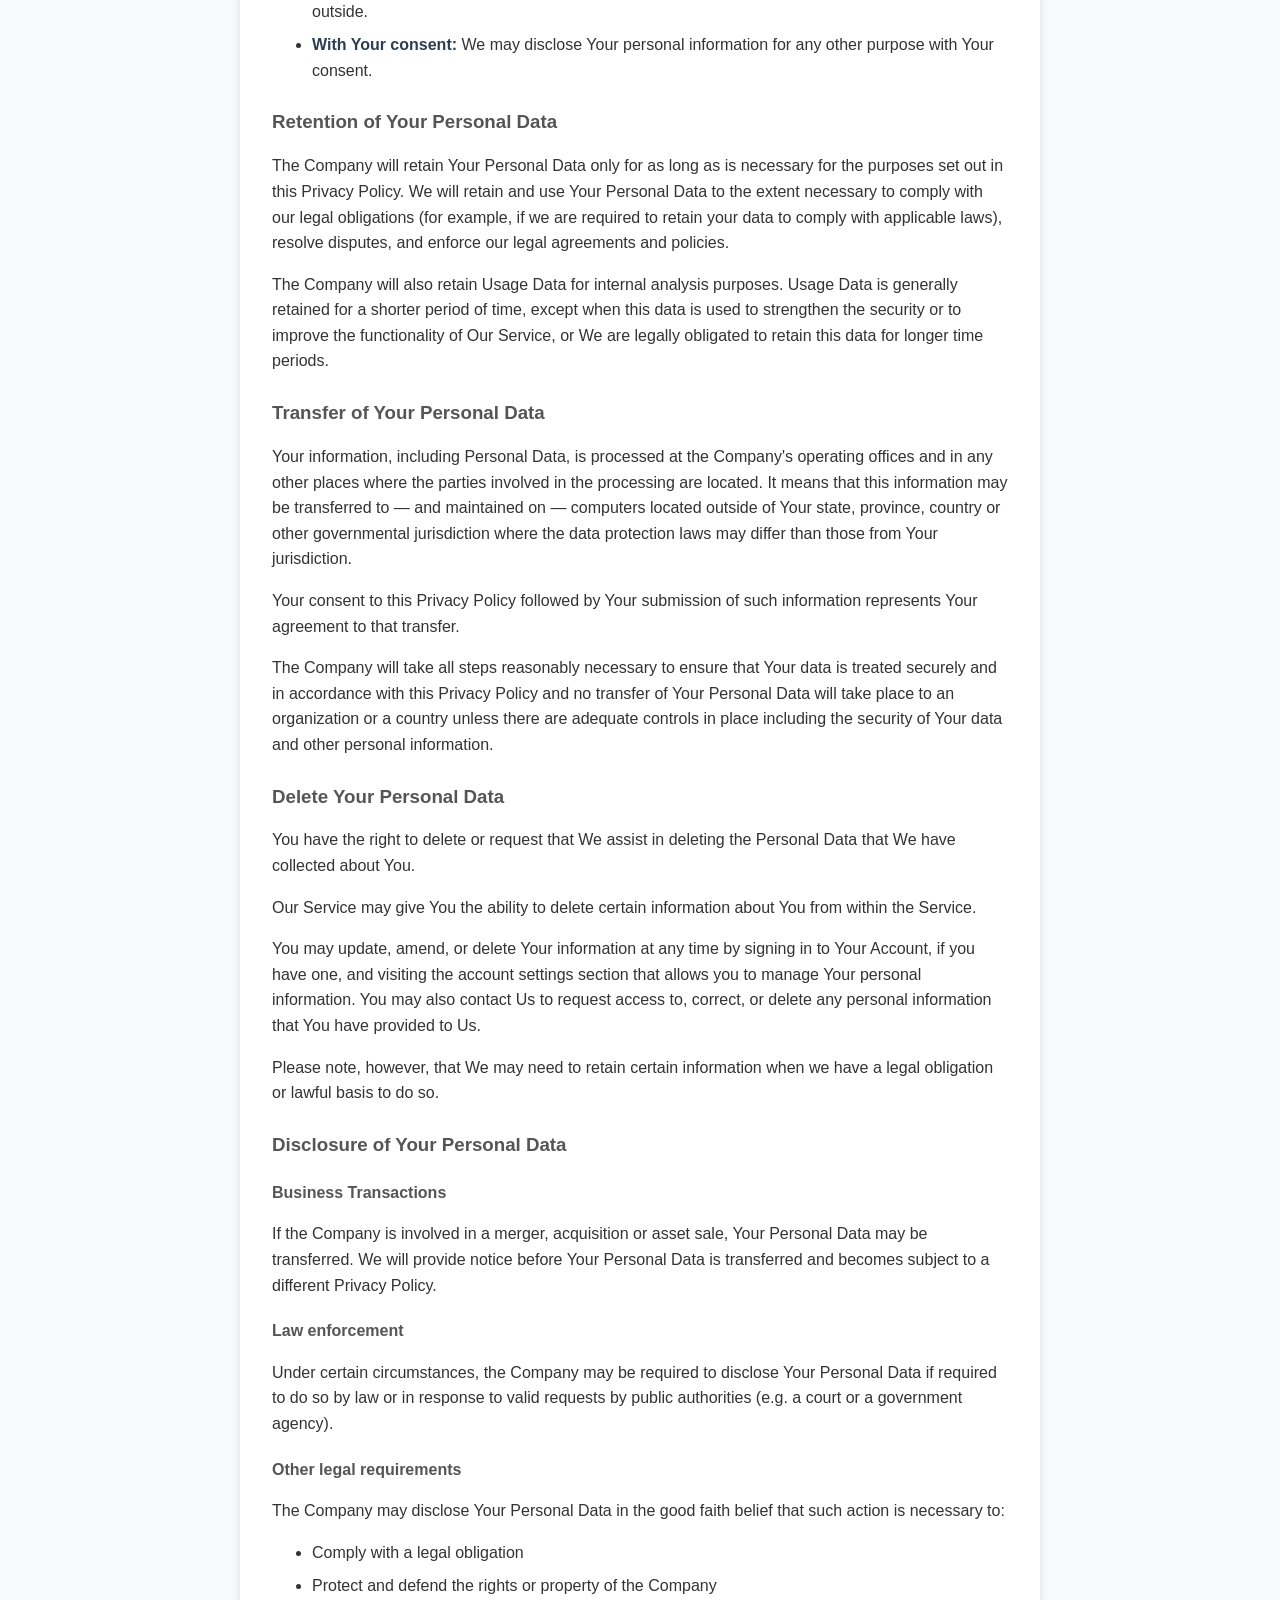
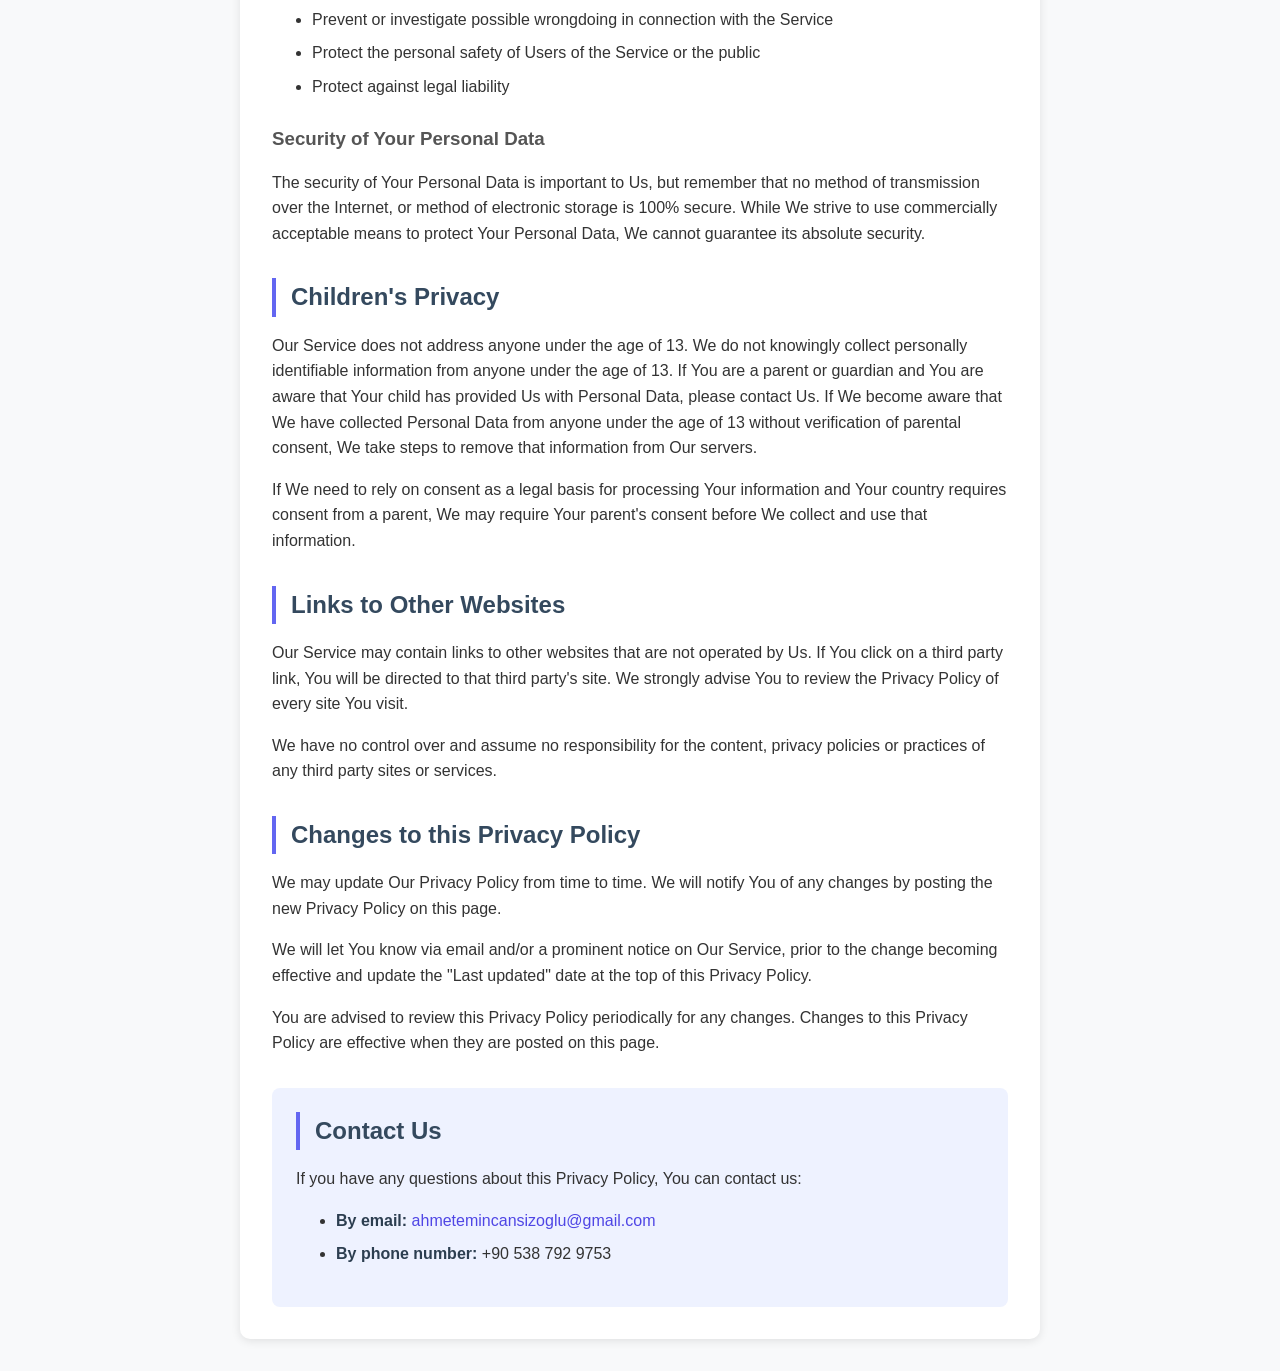
<file: ppletterhex.html>
<!DOCTYPE html>
<html lang="en">
<head>
  <meta charset="UTF-8">
  <meta name="viewport" content="width=device-width, initial-scale=1.0">
  <meta name="description" content="Privacy Policy for LetterHex">
  <title>Privacy Policy - LetterHex</title>
  <style>
    * {
      box-sizing: border-box;
    }

    body {
      margin: 0;
      padding: 2rem 1rem;
      background-color: #f8f9fa;
      color: #333;
      font-family: "Segoe UI", Tahoma, Geneva, Verdana, sans-serif;
      line-height: 1.6;
    }

    .container {
      width: 100%;
      max-width: 800px;
      margin: 0 auto;
      padding: 2rem;
      background: #fff;
      border-radius: 10px;
      box-shadow: 0 2px 10px rgba(0, 0, 0, 0.1);
    }

    h1 {
      margin-top: 0;
      margin-bottom: 1.5rem;
      padding-bottom: 10px;
      border-bottom: 3px solid #6366f1;
      color: #2c3e50;
      line-height: 1.25;
    }

    h2 {
      margin-top: 2rem;
      margin-bottom: 1rem;
      padding-left: 15px;
      border-left: 4px solid #6366f1;
      color: #34495e;
    }

    h3,
    h4 {
      color: #555;
    }

    h3 {
      margin-top: 1.5rem;
      margin-bottom: 0.8rem;
    }

    h4 {
      margin-top: 1.25rem;
      margin-bottom: 0.75rem;
    }

    p,
    ul {
      margin-bottom: 1rem;
    }

    li {
      margin-bottom: 0.5rem;
    }

    strong {
      color: #2c3e50;
    }

    a {
      color: #4f46e5;
      text-decoration: none;
    }

    a:hover {
      text-decoration: underline;
    }

    .last-updated {
      margin-bottom: 1.5rem;
      padding: 10px;
      background-color: #ecf0f1;
      border-radius: 5px;
      font-style: italic;
    }

    .contact-info {
      margin-top: 2rem;
      padding: 1.5rem;
      background-color: #eef2ff;
      border-radius: 8px;
    }

    .contact-info h2 {
      margin-top: 0;
    }

    .back-link {
      display: inline-block;
      margin-bottom: 1rem;
      font-weight: 600;
    }

    @media (max-width: 600px) {
      body {
        padding: 1rem 0.75rem;
      }

      .container {
        padding: 1.25rem;
      }

      h1 {
        font-size: 1.75rem;
      }
    }
  </style>
</head>
<body>
  <main class="container">
    <a class="back-link" href="index.html">&larr; Back to home</a>

    <h1>Privacy Policy for LetterHex</h1>

    <div class="last-updated">
      <strong>Last updated:</strong> 25.09.2026
    </div>

    <p>This Privacy Policy describes Our policies and procedures on the collection, use and disclosure of Your information when You use the Service and tells You about Your privacy rights and how the law protects You.</p>

    <p>We use Your Personal data to provide and improve the Service. By using the Service, You agree to the collection and use of information in accordance with this Privacy Policy. This Privacy Policy has been created with the help of the <a href="https://www.termsfeed.com/privacy-policy-generator/" target="_blank" rel="noopener noreferrer">Privacy Policy Generator</a>.</p>

    <h2>Interpretation and Definitions</h2>

    <h3>Interpretation</h3>
    <p>The words of which the initial letter is capitalized have meanings defined under the following conditions. The following definitions shall have the same meaning regardless of whether they appear in singular or in plural.</p>

    <h3>Definitions</h3>
    <p>For the purposes of this Privacy Policy:</p>
    <ul>
      <li><strong>Account</strong> means a unique account created for You to access our Service or parts of our Service.</li>
      <li><strong>Affiliate</strong> means an entity that controls, is controlled by or is under common control with a party, where "control" means ownership of 50% or more of the shares, equity interest or other securities entitled to vote for election of directors or other managing authority.</li>
      <li><strong>Application</strong> refers to LetterHex, the software program provided by the Company.</li>
      <li><strong>Company</strong> (referred to as either "the Company", "We", "Us" or "Our" in this Agreement) refers to LetterHex.</li>
      <li><strong>Country</strong> refers to: Turkey.</li>
      <li><strong>Device</strong> means any device that can access the Service such as a computer, a cellphone or a digital tablet.</li>
      <li><strong>Personal Data</strong> is any information that relates to an identified or identifiable individual.</li>
      <li><strong>Service</strong> refers to the Application.</li>
      <li><strong>Service Provider</strong> means any natural or legal person who processes the data on behalf of the Company. It refers to third-party companies or individuals employed by the Company to facilitate the Service, to provide the Service on behalf of the Company, to perform services related to the Service or to assist the Company in analyzing how the Service is used.</li>
      <li><strong>Usage Data</strong> refers to data collected automatically, either generated by the use of the Service or from the Service infrastructure itself (for example, the duration of a page visit).</li>
      <li><strong>You</strong> means the individual accessing or using the Service, or the company, or other legal entity on behalf of which such individual is accessing or using the Service, as applicable.</li>
    </ul>

    <h2>Collecting and Using Your Personal Data</h2>

    <h3>Types of Data Collected</h3>

    <h4>Personal Data</h4>
    <p>While using Our Service, We may ask You to provide Us with certain personally identifiable information that can be used to contact or identify You. Personally identifiable information may include, but is not limited to:</p>
    <ul>
      <li>Email address</li>
      <li>Usage Data</li>
    </ul>

    <h4>Usage Data</h4>
    <p>Usage Data is collected automatically when using the Service.</p>
    <p>Usage Data may include information such as Your Device's Internet Protocol address (e.g. IP address), browser type, browser version, the pages of our Service that You visit, the time and date of Your visit, the time spent on those pages, unique device identifiers and other diagnostic data.</p>
    <p>When You access the Service by or through a mobile device, We may collect certain information automatically, including, but not limited to, the type of mobile device You use, Your mobile device unique ID, the IP address of Your mobile device, Your mobile operating system, the type of mobile Internet browser You use, unique device identifiers and other diagnostic data.</p>
    <p>We may also collect information that Your browser sends whenever You visit our Service or when You access the Service by or through a mobile device.</p>

    <h3>Use of Your Personal Data</h3>
    <p>The Company may use Personal Data for the following purposes:</p>
    <ul>
      <li><strong>To provide and maintain our Service</strong>, including to monitor the usage of our Service.</li>
      <li><strong>To manage Your Account:</strong> to manage Your registration as a user of the Service. The Personal Data You provide can give You access to different functionalities of the Service that are available to You as a registered user.</li>
      <li><strong>For the performance of a contract:</strong> the development, compliance and undertaking of the purchase contract for the products, items or services You have purchased or of any other contract with Us through the Service.</li>
      <li><strong>To contact You:</strong> To contact You by email, telephone calls, SMS, or other equivalent forms of electronic communication, such as a mobile application's push notifications regarding updates or informative communications related to the functionalities, products or contracted services, including the security updates, when necessary or reasonable for their implementation.</li>
      <li><strong>To provide You</strong> with news, special offers and general information about other goods, services and events which we offer that are similar to those that you have already purchased or enquired about unless You have opted not to receive such information.</li>
      <li><strong>To manage Your requests:</strong> To attend and manage Your requests to Us.</li>
      <li><strong>For business transfers:</strong> We may use Your information to evaluate or conduct a merger, divestiture, restructuring, reorganization, dissolution, or other sale or transfer of some or all of Our assets, whether as a going concern or as part of bankruptcy, liquidation, or similar proceeding, in which Personal Data held by Us about our Service users is among the assets transferred.</li>
      <li><strong>For other purposes:</strong> We may use Your information for other purposes, such as data analysis, identifying usage trends, determining the effectiveness of our promotional campaigns and to evaluate and improve our Service, products, services, marketing and your experience.</li>
    </ul>

    <p>We may share Your personal information in the following situations:</p>
    <ul>
      <li><strong>With Service Providers:</strong> We may share Your personal information with Service Providers to monitor and analyze the use of our Service, to contact You.</li>
      <li><strong>For business transfers:</strong> We may share or transfer Your personal information in connection with, or during negotiations of, any merger, sale of Company assets, financing, or acquisition of all or a portion of Our business to another company.</li>
      <li><strong>With Affiliates:</strong> We may share Your information with Our affiliates, in which case we will require those affiliates to honor this Privacy Policy. Affiliates include Our parent company and any other subsidiaries, joint venture partners or other companies that We control or that are under common control with Us.</li>
      <li><strong>With business partners:</strong> We may share Your information with Our business partners to offer You certain products, services or promotions.</li>
      <li><strong>With other users:</strong> when You share personal information or otherwise interact in the public areas with other users, such information may be viewed by all users and may be publicly distributed outside.</li>
      <li><strong>With Your consent:</strong> We may disclose Your personal information for any other purpose with Your consent.</li>
    </ul>

    <h3>Retention of Your Personal Data</h3>
    <p>The Company will retain Your Personal Data only for as long as is necessary for the purposes set out in this Privacy Policy. We will retain and use Your Personal Data to the extent necessary to comply with our legal obligations (for example, if we are required to retain your data to comply with applicable laws), resolve disputes, and enforce our legal agreements and policies.</p>
    <p>The Company will also retain Usage Data for internal analysis purposes. Usage Data is generally retained for a shorter period of time, except when this data is used to strengthen the security or to improve the functionality of Our Service, or We are legally obligated to retain this data for longer time periods.</p>

    <h3>Transfer of Your Personal Data</h3>
    <p>Your information, including Personal Data, is processed at the Company's operating offices and in any other places where the parties involved in the processing are located. It means that this information may be transferred to — and maintained on — computers located outside of Your state, province, country or other governmental jurisdiction where the data protection laws may differ than those from Your jurisdiction.</p>
    <p>Your consent to this Privacy Policy followed by Your submission of such information represents Your agreement to that transfer.</p>
    <p>The Company will take all steps reasonably necessary to ensure that Your data is treated securely and in accordance with this Privacy Policy and no transfer of Your Personal Data will take place to an organization or a country unless there are adequate controls in place including the security of Your data and other personal information.</p>

    <h3>Delete Your Personal Data</h3>
    <p>You have the right to delete or request that We assist in deleting the Personal Data that We have collected about You.</p>
    <p>Our Service may give You the ability to delete certain information about You from within the Service.</p>
    <p>You may update, amend, or delete Your information at any time by signing in to Your Account, if you have one, and visiting the account settings section that allows you to manage Your personal information. You may also contact Us to request access to, correct, or delete any personal information that You have provided to Us.</p>
    <p>Please note, however, that We may need to retain certain information when we have a legal obligation or lawful basis to do so.</p>

    <h3>Disclosure of Your Personal Data</h3>

    <h4>Business Transactions</h4>
    <p>If the Company is involved in a merger, acquisition or asset sale, Your Personal Data may be transferred. We will provide notice before Your Personal Data is transferred and becomes subject to a different Privacy Policy.</p>

    <h4>Law enforcement</h4>
    <p>Under certain circumstances, the Company may be required to disclose Your Personal Data if required to do so by law or in response to valid requests by public authorities (e.g. a court or a government agency).</p>

    <h4>Other legal requirements</h4>
    <p>The Company may disclose Your Personal Data in the good faith belief that such action is necessary to:</p>
    <ul>
      <li>Comply with a legal obligation</li>
      <li>Protect and defend the rights or property of the Company</li>
      <li>Prevent or investigate possible wrongdoing in connection with the Service</li>
      <li>Protect the personal safety of Users of the Service or the public</li>
      <li>Protect against legal liability</li>
    </ul>

    <h3>Security of Your Personal Data</h3>
    <p>The security of Your Personal Data is important to Us, but remember that no method of transmission over the Internet, or method of electronic storage is 100% secure. While We strive to use commercially acceptable means to protect Your Personal Data, We cannot guarantee its absolute security.</p>

    <h2>Children's Privacy</h2>
    <p>Our Service does not address anyone under the age of 13. We do not knowingly collect personally identifiable information from anyone under the age of 13. If You are a parent or guardian and You are aware that Your child has provided Us with Personal Data, please contact Us. If We become aware that We have collected Personal Data from anyone under the age of 13 without verification of parental consent, We take steps to remove that information from Our servers.</p>
    <p>If We need to rely on consent as a legal basis for processing Your information and Your country requires consent from a parent, We may require Your parent's consent before We collect and use that information.</p>

    <h2>Links to Other Websites</h2>
    <p>Our Service may contain links to other websites that are not operated by Us. If You click on a third party link, You will be directed to that third party's site. We strongly advise You to review the Privacy Policy of every site You visit.</p>
    <p>We have no control over and assume no responsibility for the content, privacy policies or practices of any third party sites or services.</p>

    <h2>Changes to this Privacy Policy</h2>
    <p>We may update Our Privacy Policy from time to time. We will notify You of any changes by posting the new Privacy Policy on this page.</p>
    <p>We will let You know via email and/or a prominent notice on Our Service, prior to the change becoming effective and update the "Last updated" date at the top of this Privacy Policy.</p>
    <p>You are advised to review this Privacy Policy periodically for any changes. Changes to this Privacy Policy are effective when they are posted on this page.</p>

    <section class="contact-info">
      <h2>Contact Us</h2>
      <p>If you have any questions about this Privacy Policy, You can contact us:</p>
      <ul>
        <li><strong>By email:</strong> <a href="mailto:ahmetemincansizoglu@gmail.com">ahmetemincansizoglu@gmail.com</a></li>
        <li><strong>By phone number:</strong> +90 538 792 9753</li>
      </ul>
    </section>
  </main>
</body>
</html>
</file>
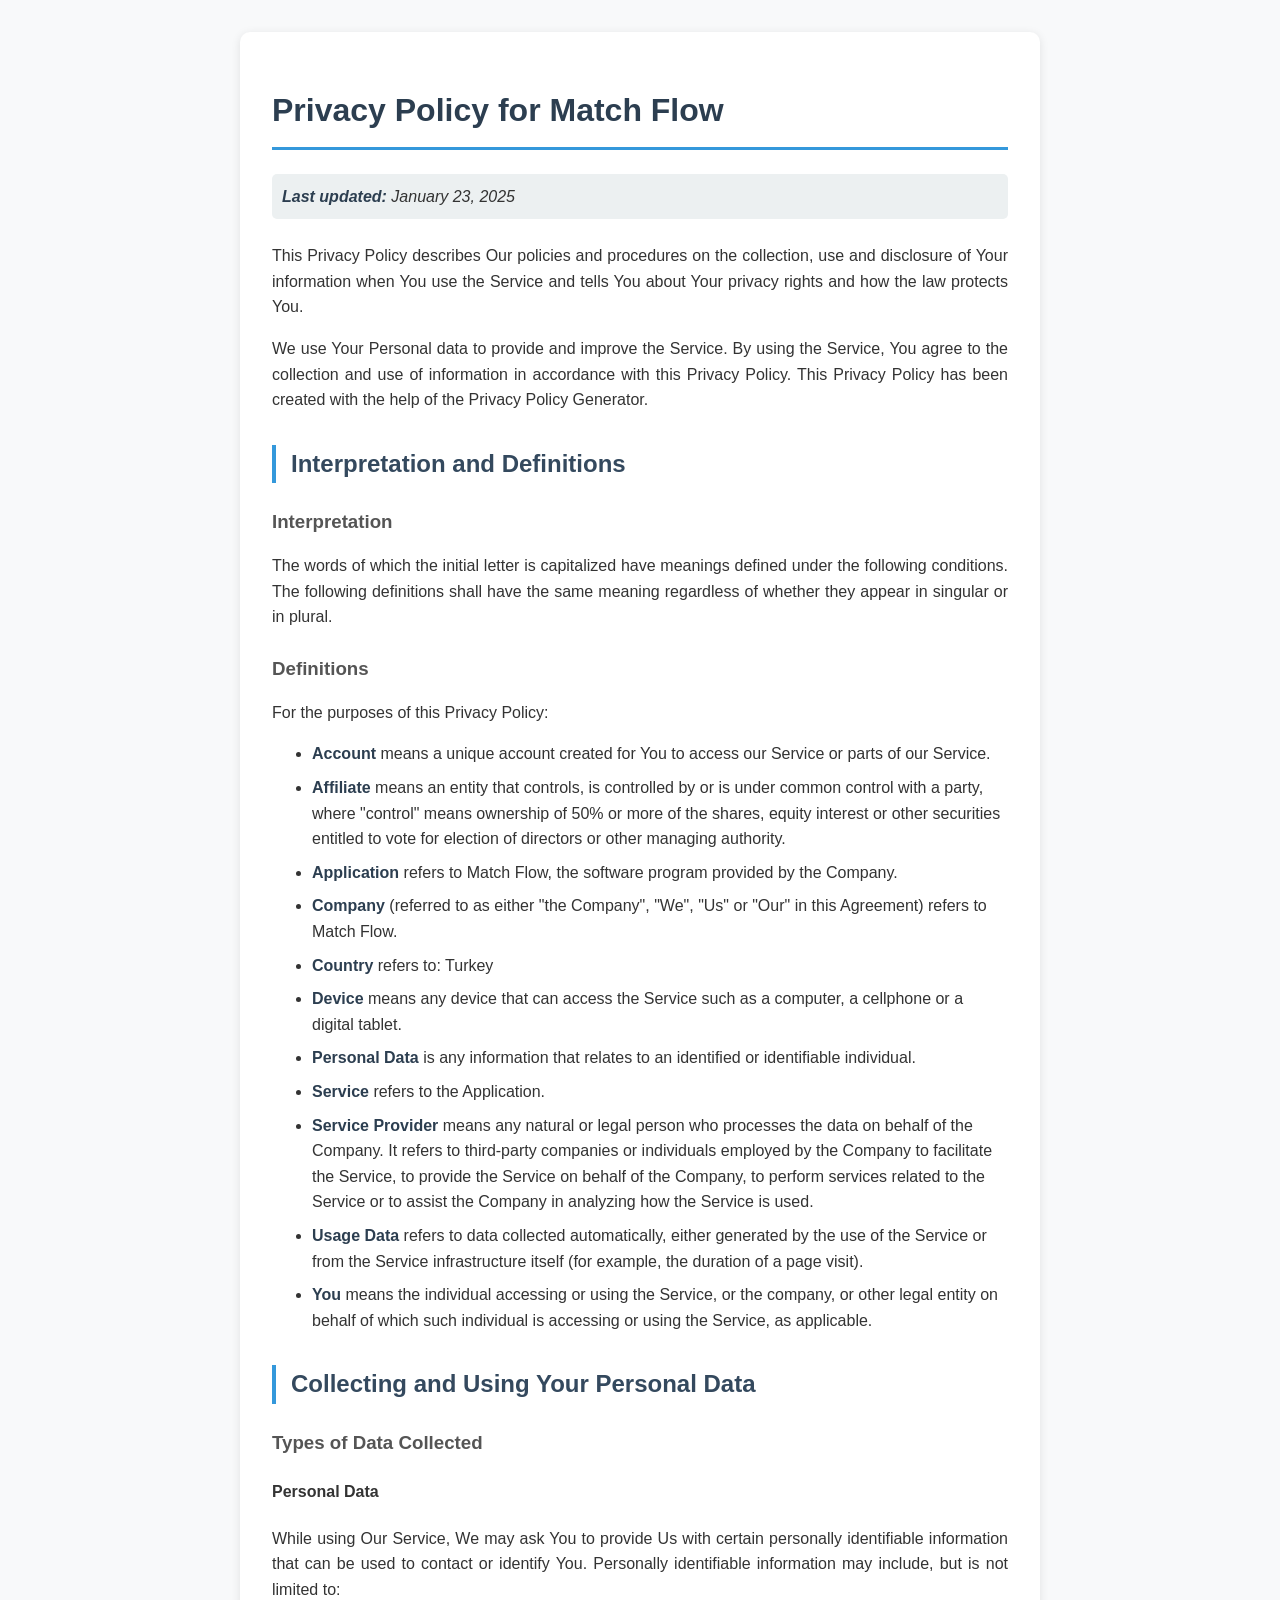
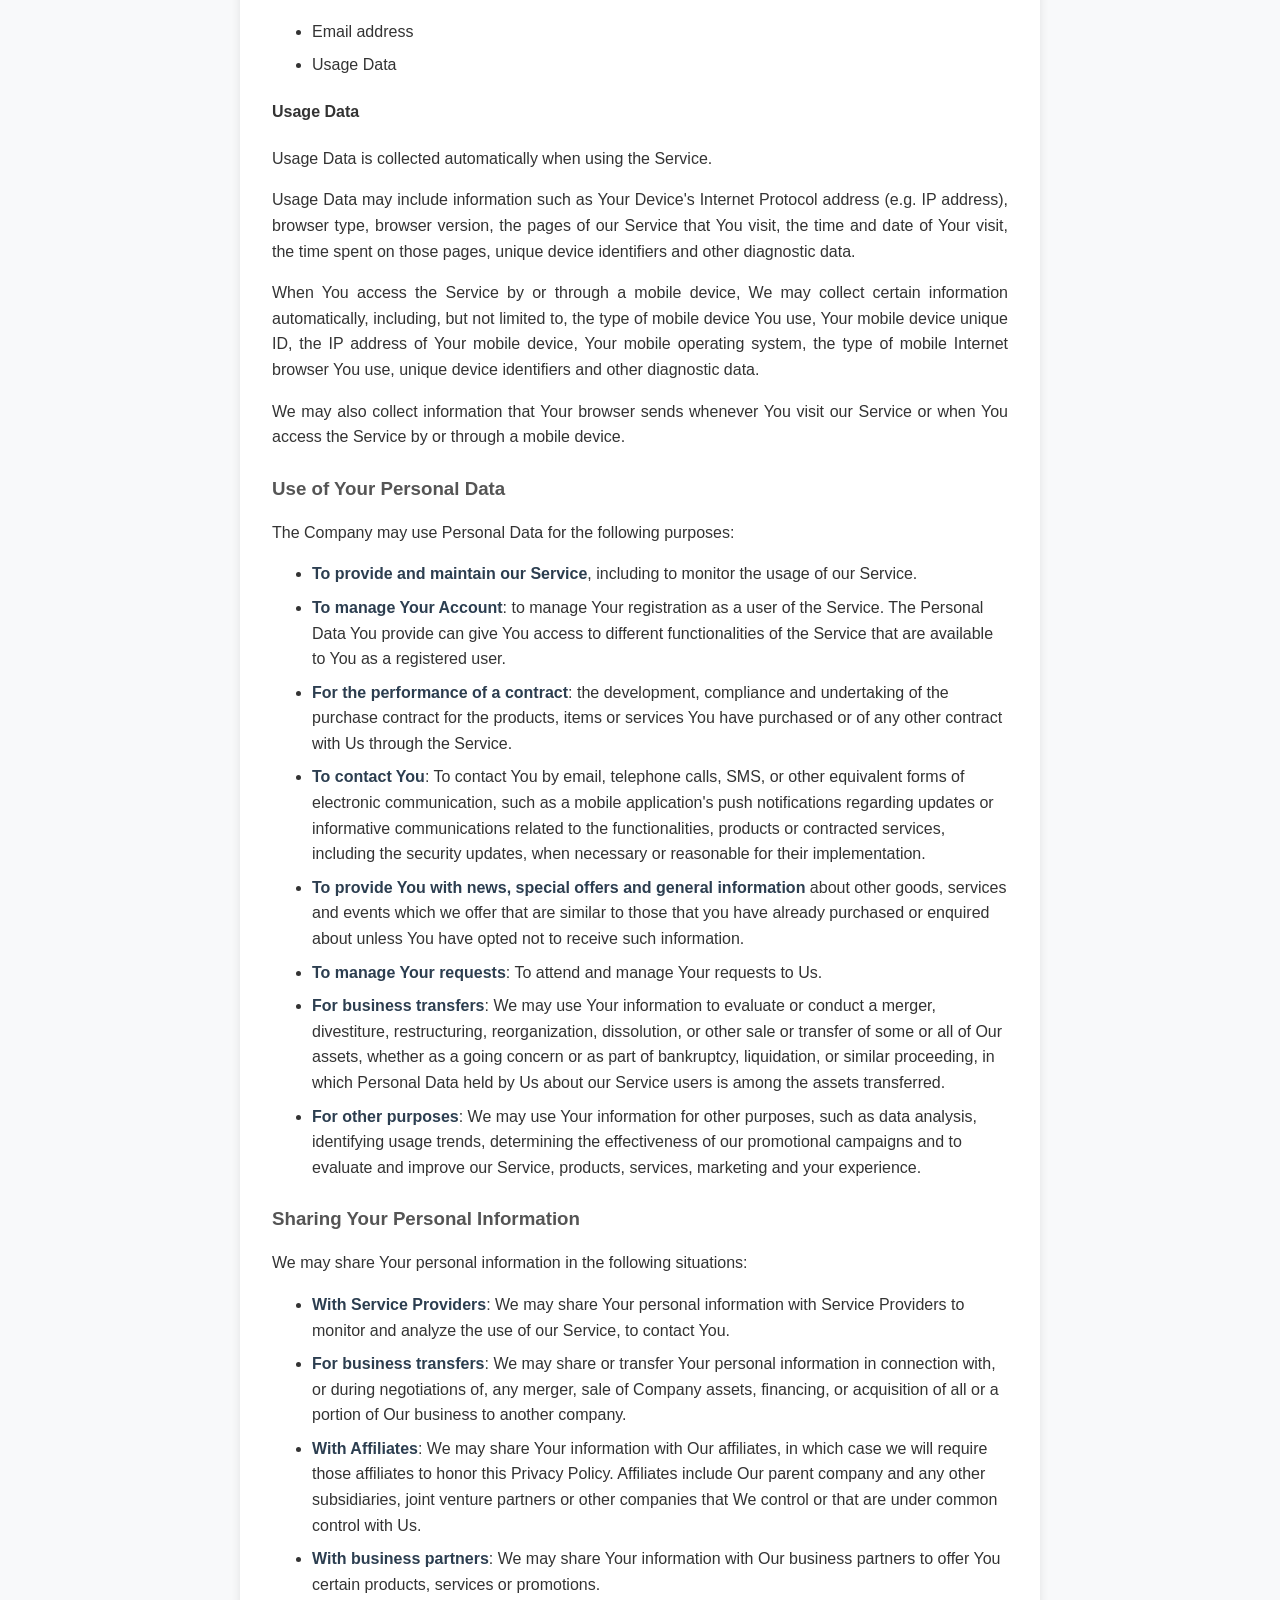
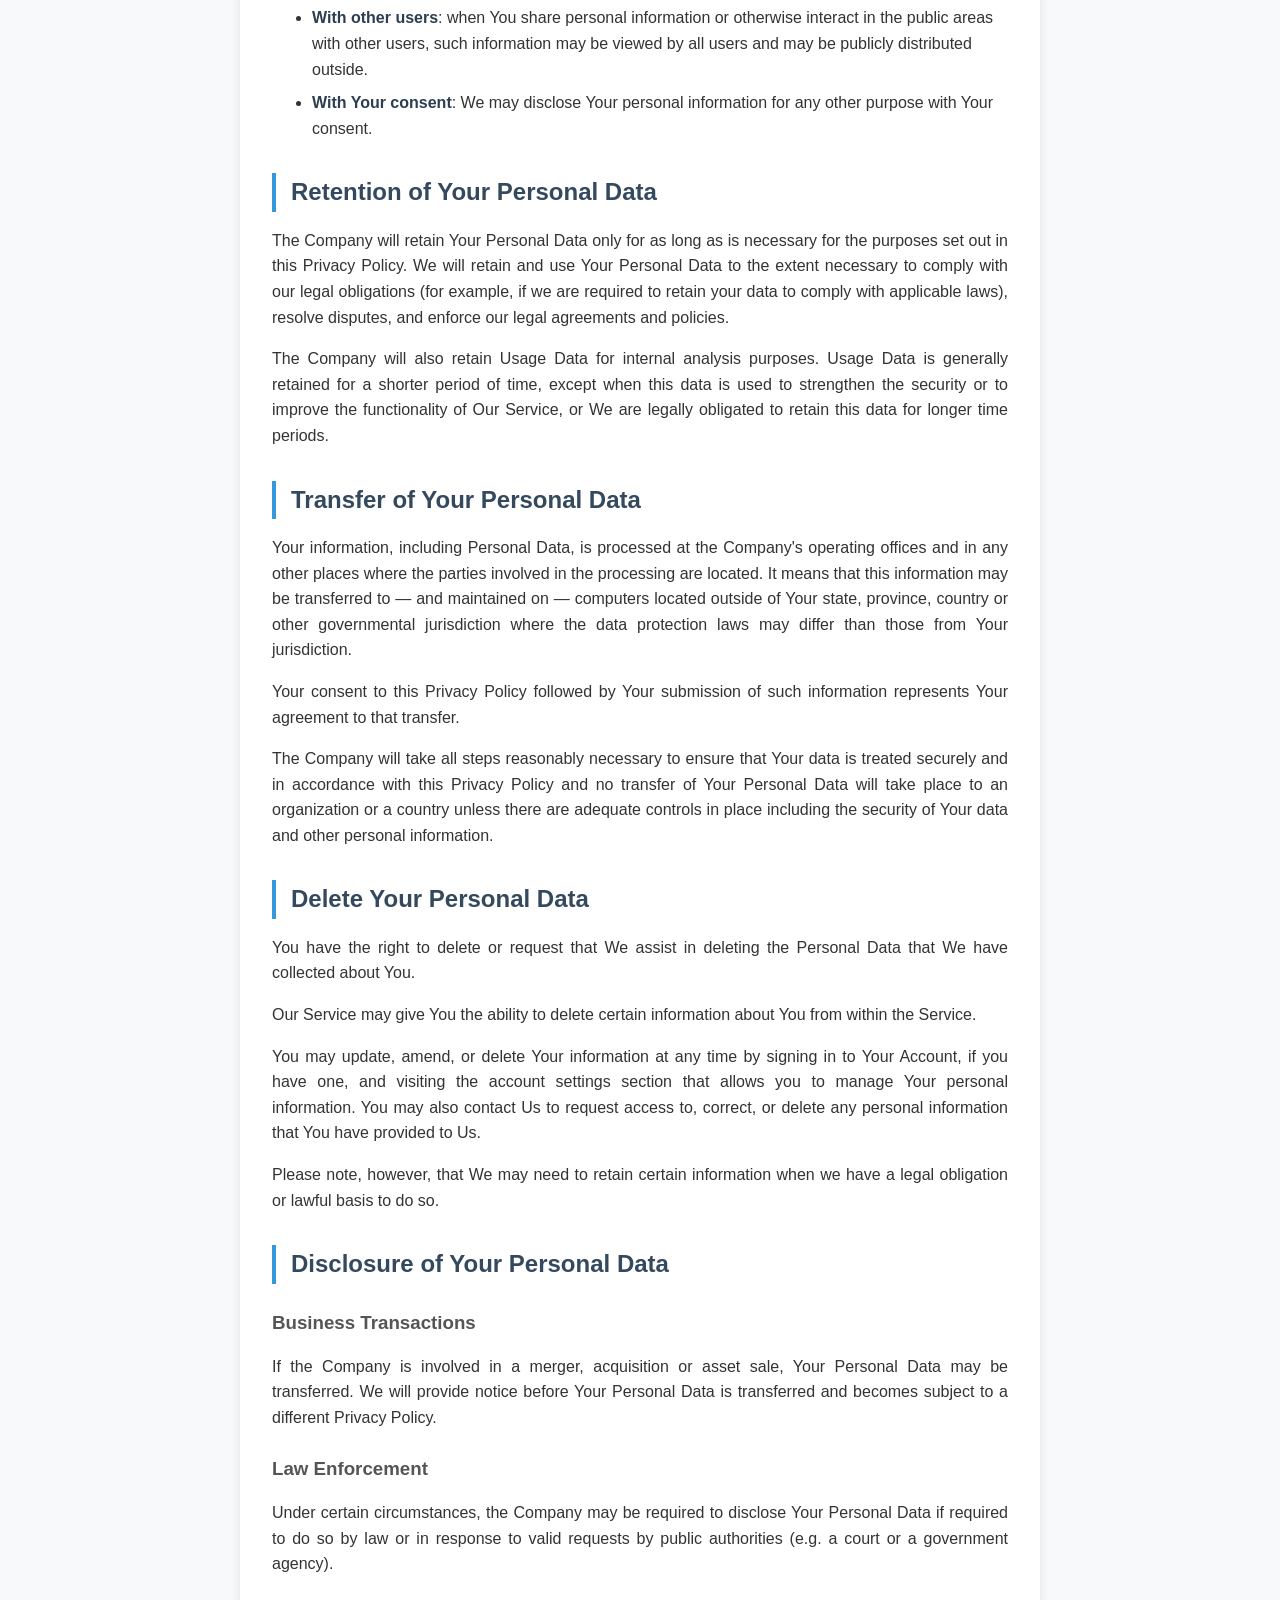
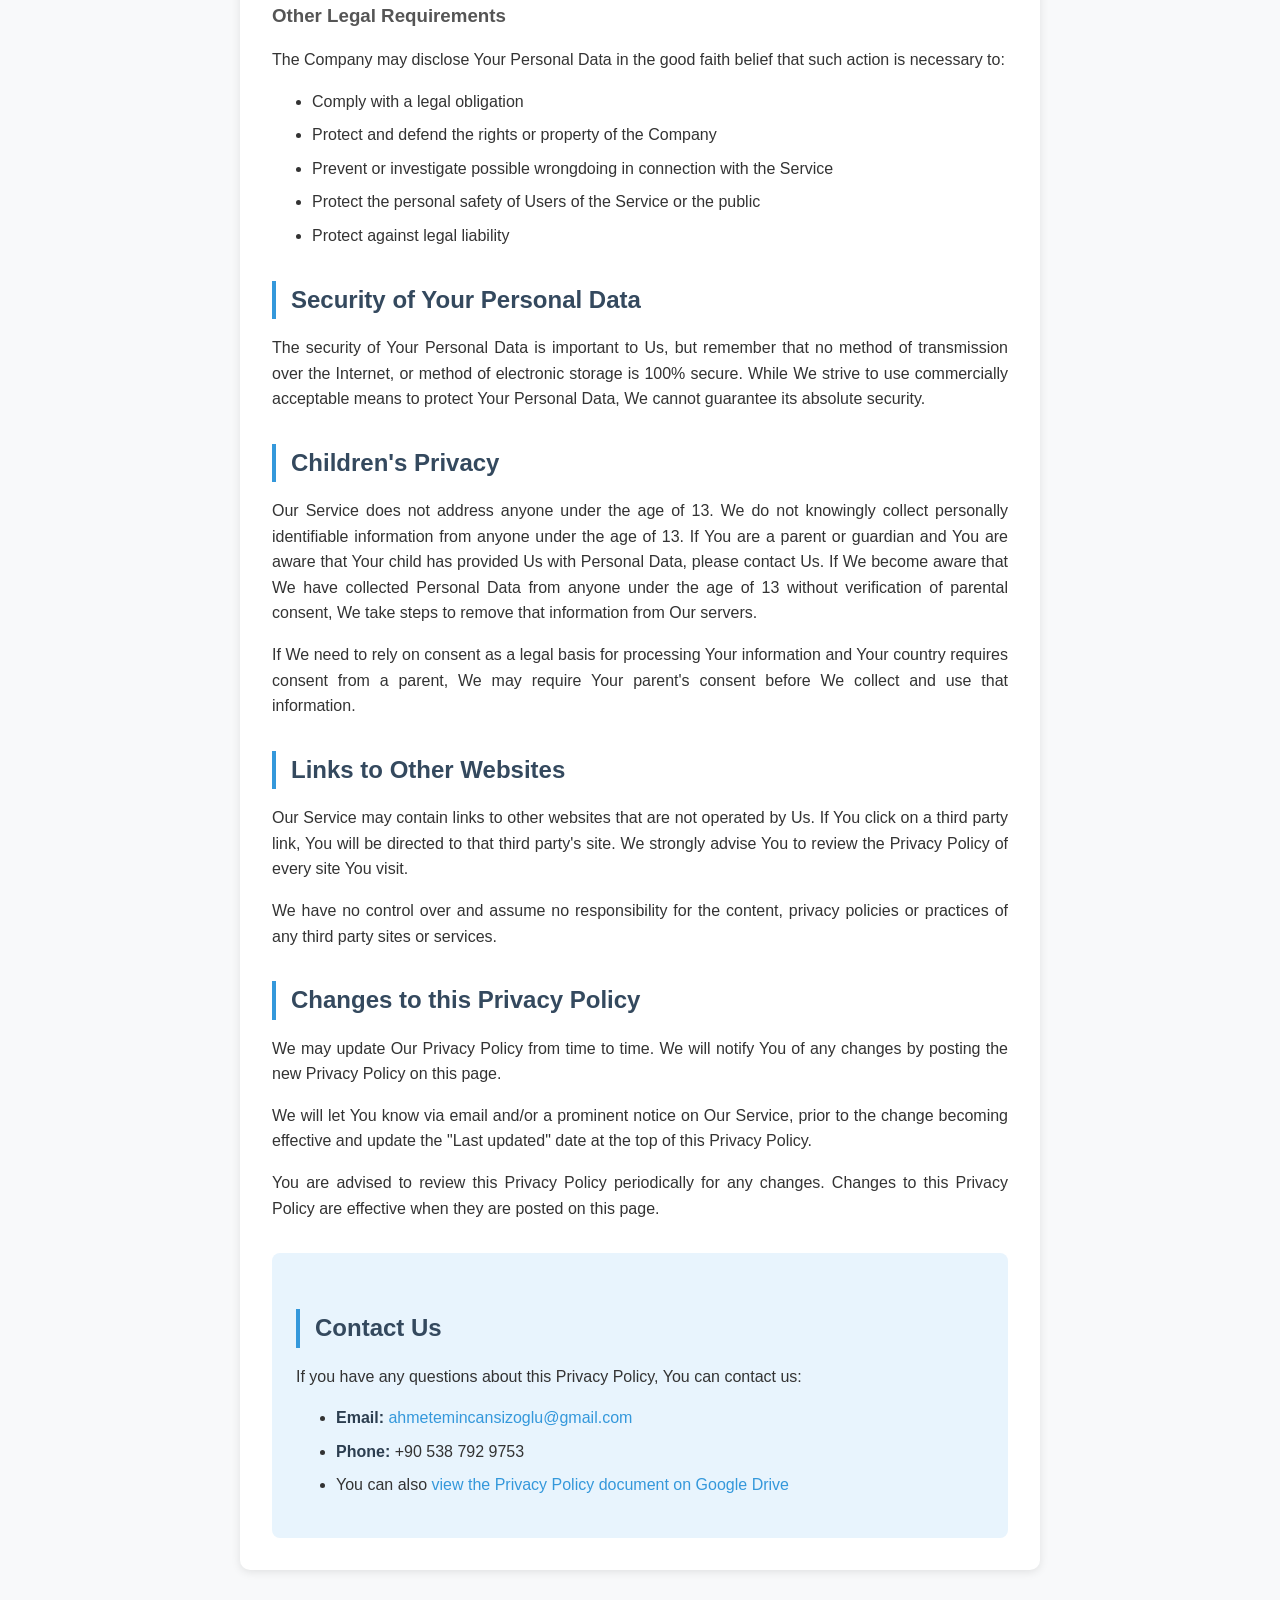
<file: ppmf.html>
<!DOCTYPE html>
<html lang="en">
<head>
  <meta charset="UTF-8" />
  <meta name="viewport" content="width=device-width, initial-scale=1.0"/>
  <title>Privacy Policy – Word Grid: Search & Solve</title>
  <style>
    body {
      font-family: 'Segoe UI', Tahoma, Geneva, Verdana, sans-serif;
      line-height: 1.6;
      max-width: 800px;
      margin: 0 auto;
      padding: 2rem;
      background-color: #f8f9fa;
      color: #333;
    }
    .container {
      background: white;
      padding: 2rem;
      border-radius: 10px;
      box-shadow: 0 2px 10px rgba(0,0,0,0.1);
    }
    h1 {
      color: #2c3e50;
      border-bottom: 3px solid #3498db;
      padding-bottom: 10px;
      margin-bottom: 1.5rem;
    }
    h2 {
      color: #34495e;
      margin-top: 2rem;
      margin-bottom: 1rem;
      border-left: 4px solid #3498db;
      padding-left: 15px;
    }
    h3 {
      color: #555;
      margin-top: 1.5rem;
      margin-bottom: 0.8rem;
    }
    p {
      margin-bottom: 1rem;
      text-align: justify;
    }
    ul {
      margin-bottom: 1rem;
    }
    li {
      margin-bottom: 0.5rem;
    }
    strong {
      color: #2c3e50;
    }
    .last-updated {
      background-color: #ecf0f1;
      padding: 10px;
      border-radius: 5px;
      margin-bottom: 1.5rem;
      font-style: italic;
    }
    .contact-info {
      background-color: #e8f4fd;
      padding: 1.5rem;
      border-radius: 8px;
      margin-top: 2rem;
    }
    a {
      color: #3498db;
      text-decoration: none;
    }
    a:hover {
      text-decoration: underline;
    }
  </style>
</head>
<body>
  <div class="container">
    <h1>Privacy Policy for Match Flow</h1>
    
    <div class="last-updated">
      <strong>Last updated:</strong> January 23, 2025
    </div>
    
    <p>This Privacy Policy describes Our policies and procedures on the collection, use and disclosure of Your information when You use the Service and tells You about Your privacy rights and how the law protects You.</p>
    
    <p>We use Your Personal data to provide and improve the Service. By using the Service, You agree to the collection and use of information in accordance with this Privacy Policy. This Privacy Policy has been created with the help of the Privacy Policy Generator.</p>
    
    <h2>Interpretation and Definitions</h2>
    
    <h3>Interpretation</h3>
    <p>The words of which the initial letter is capitalized have meanings defined under the following conditions. The following definitions shall have the same meaning regardless of whether they appear in singular or in plural.</p>
    
    <h3>Definitions</h3>
    <p>For the purposes of this Privacy Policy:</p>
    <ul>
      <li><strong>Account</strong> means a unique account created for You to access our Service or parts of our Service.</li>
      <li><strong>Affiliate</strong> means an entity that controls, is controlled by or is under common control with a party, where "control" means ownership of 50% or more of the shares, equity interest or other securities entitled to vote for election of directors or other managing authority.</li>
      <li><strong>Application</strong> refers to Match Flow, the software program provided by the Company.</li>
      <li><strong>Company</strong> (referred to as either "the Company", "We", "Us" or "Our" in this Agreement) refers to Match Flow.</li>
      <li><strong>Country</strong> refers to: Turkey</li>
      <li><strong>Device</strong> means any device that can access the Service such as a computer, a cellphone or a digital tablet.</li>
      <li><strong>Personal Data</strong> is any information that relates to an identified or identifiable individual.</li>
      <li><strong>Service</strong> refers to the Application.</li>
      <li><strong>Service Provider</strong> means any natural or legal person who processes the data on behalf of the Company. It refers to third-party companies or individuals employed by the Company to facilitate the Service, to provide the Service on behalf of the Company, to perform services related to the Service or to assist the Company in analyzing how the Service is used.</li>
      <li><strong>Usage Data</strong> refers to data collected automatically, either generated by the use of the Service or from the Service infrastructure itself (for example, the duration of a page visit).</li>
      <li><strong>You</strong> means the individual accessing or using the Service, or the company, or other legal entity on behalf of which such individual is accessing or using the Service, as applicable.</li>
    </ul>

    <h2>Collecting and Using Your Personal Data</h2>
    
    <h3>Types of Data Collected</h3>
    
    <h4>Personal Data</h4>
    <p>While using Our Service, We may ask You to provide Us with certain personally identifiable information that can be used to contact or identify You. Personally identifiable information may include, but is not limited to:</p>
    <ul>
      <li>Email address</li>
      <li>Usage Data</li>
    </ul>
    
    <h4>Usage Data</h4>
    <p>Usage Data is collected automatically when using the Service.</p>
    <p>Usage Data may include information such as Your Device's Internet Protocol address (e.g. IP address), browser type, browser version, the pages of our Service that You visit, the time and date of Your visit, the time spent on those pages, unique device identifiers and other diagnostic data.</p>
    <p>When You access the Service by or through a mobile device, We may collect certain information automatically, including, but not limited to, the type of mobile device You use, Your mobile device unique ID, the IP address of Your mobile device, Your mobile operating system, the type of mobile Internet browser You use, unique device identifiers and other diagnostic data.</p>
    <p>We may also collect information that Your browser sends whenever You visit our Service or when You access the Service by or through a mobile device.</p>

    <h3>Use of Your Personal Data</h3>
    <p>The Company may use Personal Data for the following purposes:</p>
    <ul>
      <li><strong>To provide and maintain our Service</strong>, including to monitor the usage of our Service.</li>
      <li><strong>To manage Your Account</strong>: to manage Your registration as a user of the Service. The Personal Data You provide can give You access to different functionalities of the Service that are available to You as a registered user.</li>
      <li><strong>For the performance of a contract</strong>: the development, compliance and undertaking of the purchase contract for the products, items or services You have purchased or of any other contract with Us through the Service.</li>
      <li><strong>To contact You</strong>: To contact You by email, telephone calls, SMS, or other equivalent forms of electronic communication, such as a mobile application's push notifications regarding updates or informative communications related to the functionalities, products or contracted services, including the security updates, when necessary or reasonable for their implementation.</li>
      <li><strong>To provide You with news, special offers and general information</strong> about other goods, services and events which we offer that are similar to those that you have already purchased or enquired about unless You have opted not to receive such information.</li>
      <li><strong>To manage Your requests</strong>: To attend and manage Your requests to Us.</li>
      <li><strong>For business transfers</strong>: We may use Your information to evaluate or conduct a merger, divestiture, restructuring, reorganization, dissolution, or other sale or transfer of some or all of Our assets, whether as a going concern or as part of bankruptcy, liquidation, or similar proceeding, in which Personal Data held by Us about our Service users is among the assets transferred.</li>
      <li><strong>For other purposes</strong>: We may use Your information for other purposes, such as data analysis, identifying usage trends, determining the effectiveness of our promotional campaigns and to evaluate and improve our Service, products, services, marketing and your experience.</li>
    </ul>

    <h3>Sharing Your Personal Information</h3>
    <p>We may share Your personal information in the following situations:</p>
    <ul>
      <li><strong>With Service Providers</strong>: We may share Your personal information with Service Providers to monitor and analyze the use of our Service, to contact You.</li>
      <li><strong>For business transfers</strong>: We may share or transfer Your personal information in connection with, or during negotiations of, any merger, sale of Company assets, financing, or acquisition of all or a portion of Our business to another company.</li>
      <li><strong>With Affiliates</strong>: We may share Your information with Our affiliates, in which case we will require those affiliates to honor this Privacy Policy. Affiliates include Our parent company and any other subsidiaries, joint venture partners or other companies that We control or that are under common control with Us.</li>
      <li><strong>With business partners</strong>: We may share Your information with Our business partners to offer You certain products, services or promotions.</li>
      <li><strong>With other users</strong>: when You share personal information or otherwise interact in the public areas with other users, such information may be viewed by all users and may be publicly distributed outside.</li>
      <li><strong>With Your consent</strong>: We may disclose Your personal information for any other purpose with Your consent.</li>
    </ul>

    <h2>Retention of Your Personal Data</h2>
    <p>The Company will retain Your Personal Data only for as long as is necessary for the purposes set out in this Privacy Policy. We will retain and use Your Personal Data to the extent necessary to comply with our legal obligations (for example, if we are required to retain your data to comply with applicable laws), resolve disputes, and enforce our legal agreements and policies.</p>
    <p>The Company will also retain Usage Data for internal analysis purposes. Usage Data is generally retained for a shorter period of time, except when this data is used to strengthen the security or to improve the functionality of Our Service, or We are legally obligated to retain this data for longer time periods.</p>

    <h2>Transfer of Your Personal Data</h2>
    <p>Your information, including Personal Data, is processed at the Company's operating offices and in any other places where the parties involved in the processing are located. It means that this information may be transferred to — and maintained on — computers located outside of Your state, province, country or other governmental jurisdiction where the data protection laws may differ than those from Your jurisdiction.</p>
    <p>Your consent to this Privacy Policy followed by Your submission of such information represents Your agreement to that transfer.</p>
    <p>The Company will take all steps reasonably necessary to ensure that Your data is treated securely and in accordance with this Privacy Policy and no transfer of Your Personal Data will take place to an organization or a country unless there are adequate controls in place including the security of Your data and other personal information.</p>

    <h2>Delete Your Personal Data</h2>
    <p>You have the right to delete or request that We assist in deleting the Personal Data that We have collected about You.</p>
    <p>Our Service may give You the ability to delete certain information about You from within the Service.</p>
    <p>You may update, amend, or delete Your information at any time by signing in to Your Account, if you have one, and visiting the account settings section that allows you to manage Your personal information. You may also contact Us to request access to, correct, or delete any personal information that You have provided to Us.</p>
    <p>Please note, however, that We may need to retain certain information when we have a legal obligation or lawful basis to do so.</p>

    <h2>Disclosure of Your Personal Data</h2>
    
    <h3>Business Transactions</h3>
    <p>If the Company is involved in a merger, acquisition or asset sale, Your Personal Data may be transferred. We will provide notice before Your Personal Data is transferred and becomes subject to a different Privacy Policy.</p>
    
    <h3>Law Enforcement</h3>
    <p>Under certain circumstances, the Company may be required to disclose Your Personal Data if required to do so by law or in response to valid requests by public authorities (e.g. a court or a government agency).</p>
    
    <h3>Other Legal Requirements</h3>
    <p>The Company may disclose Your Personal Data in the good faith belief that such action is necessary to:</p>
    <ul>
      <li>Comply with a legal obligation</li>
      <li>Protect and defend the rights or property of the Company</li>
      <li>Prevent or investigate possible wrongdoing in connection with the Service</li>
      <li>Protect the personal safety of Users of the Service or the public</li>
      <li>Protect against legal liability</li>
    </ul>

    <h2>Security of Your Personal Data</h2>
    <p>The security of Your Personal Data is important to Us, but remember that no method of transmission over the Internet, or method of electronic storage is 100% secure. While We strive to use commercially acceptable means to protect Your Personal Data, We cannot guarantee its absolute security.</p>

    <h2>Children's Privacy</h2>
    <p>Our Service does not address anyone under the age of 13. We do not knowingly collect personally identifiable information from anyone under the age of 13. If You are a parent or guardian and You are aware that Your child has provided Us with Personal Data, please contact Us. If We become aware that We have collected Personal Data from anyone under the age of 13 without verification of parental consent, We take steps to remove that information from Our servers.</p>
    <p>If We need to rely on consent as a legal basis for processing Your information and Your country requires consent from a parent, We may require Your parent's consent before We collect and use that information.</p>

    <h2>Links to Other Websites</h2>
    <p>Our Service may contain links to other websites that are not operated by Us. If You click on a third party link, You will be directed to that third party's site. We strongly advise You to review the Privacy Policy of every site You visit.</p>
    <p>We have no control over and assume no responsibility for the content, privacy policies or practices of any third party sites or services.</p>

    <h2>Changes to this Privacy Policy</h2>
    <p>We may update Our Privacy Policy from time to time. We will notify You of any changes by posting the new Privacy Policy on this page.</p>
    <p>We will let You know via email and/or a prominent notice on Our Service, prior to the change becoming effective and update the "Last updated" date at the top of this Privacy Policy.</p>
    <p>You are advised to review this Privacy Policy periodically for any changes. Changes to this Privacy Policy are effective when they are posted on this page.</p>

    <div class="contact-info">
      <h2>Contact Us</h2>
      <p>If you have any questions about this Privacy Policy, You can contact us:</p>
      <ul>
        <li><strong>Email:</strong> <a href="mailto:ahmetemincansizoglu@gmail.com">ahmetemincansizoglu@gmail.com</a></li>
        <li><strong>Phone:</strong> +90 538 792 9753</li>
        <li>You can also <a href="https://docs.google.com/document/d/1Or_9HFK3zoNThR6mA5PzVnw3j8SX8WVzuRvfPWu8fQw/edit?usp=sharing" target="_blank">view the Privacy Policy document on Google Drive</a></li>
      </ul>
    </div>
  </div>
</body>
</html>
</file>
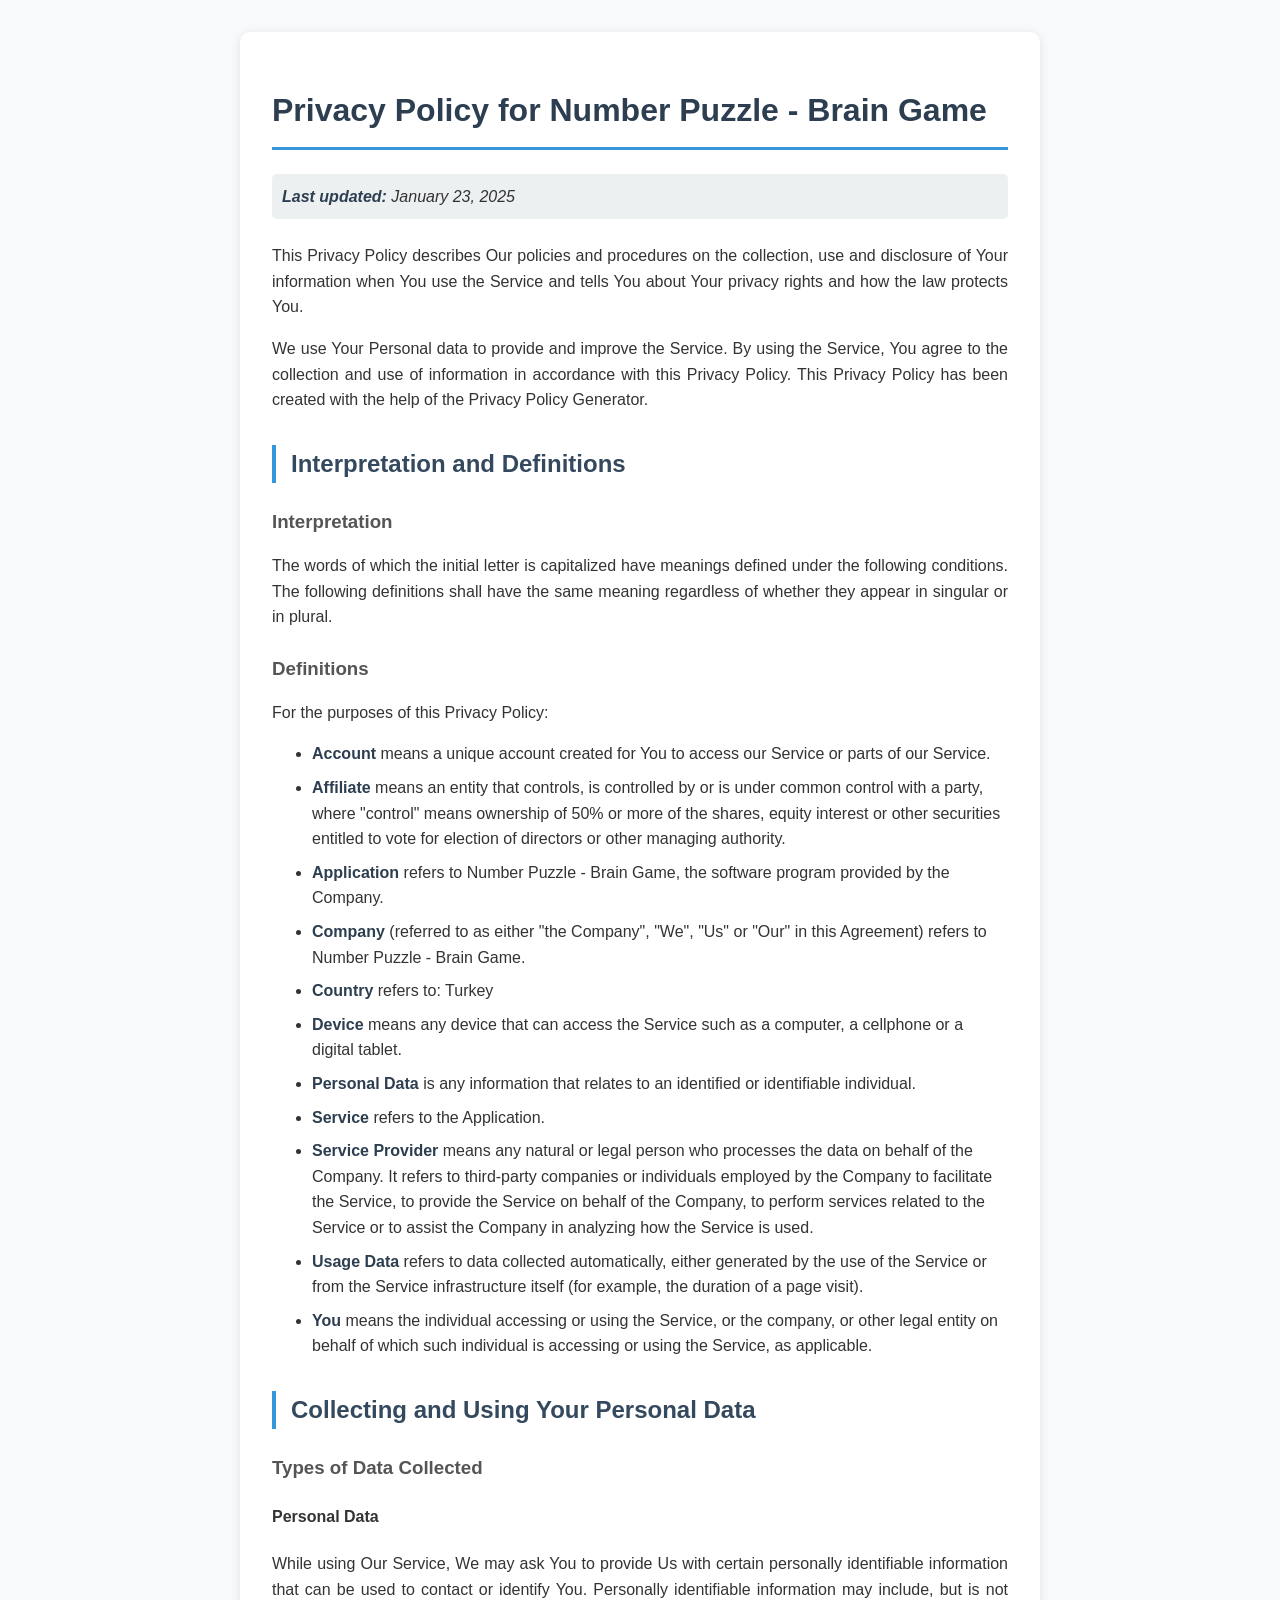
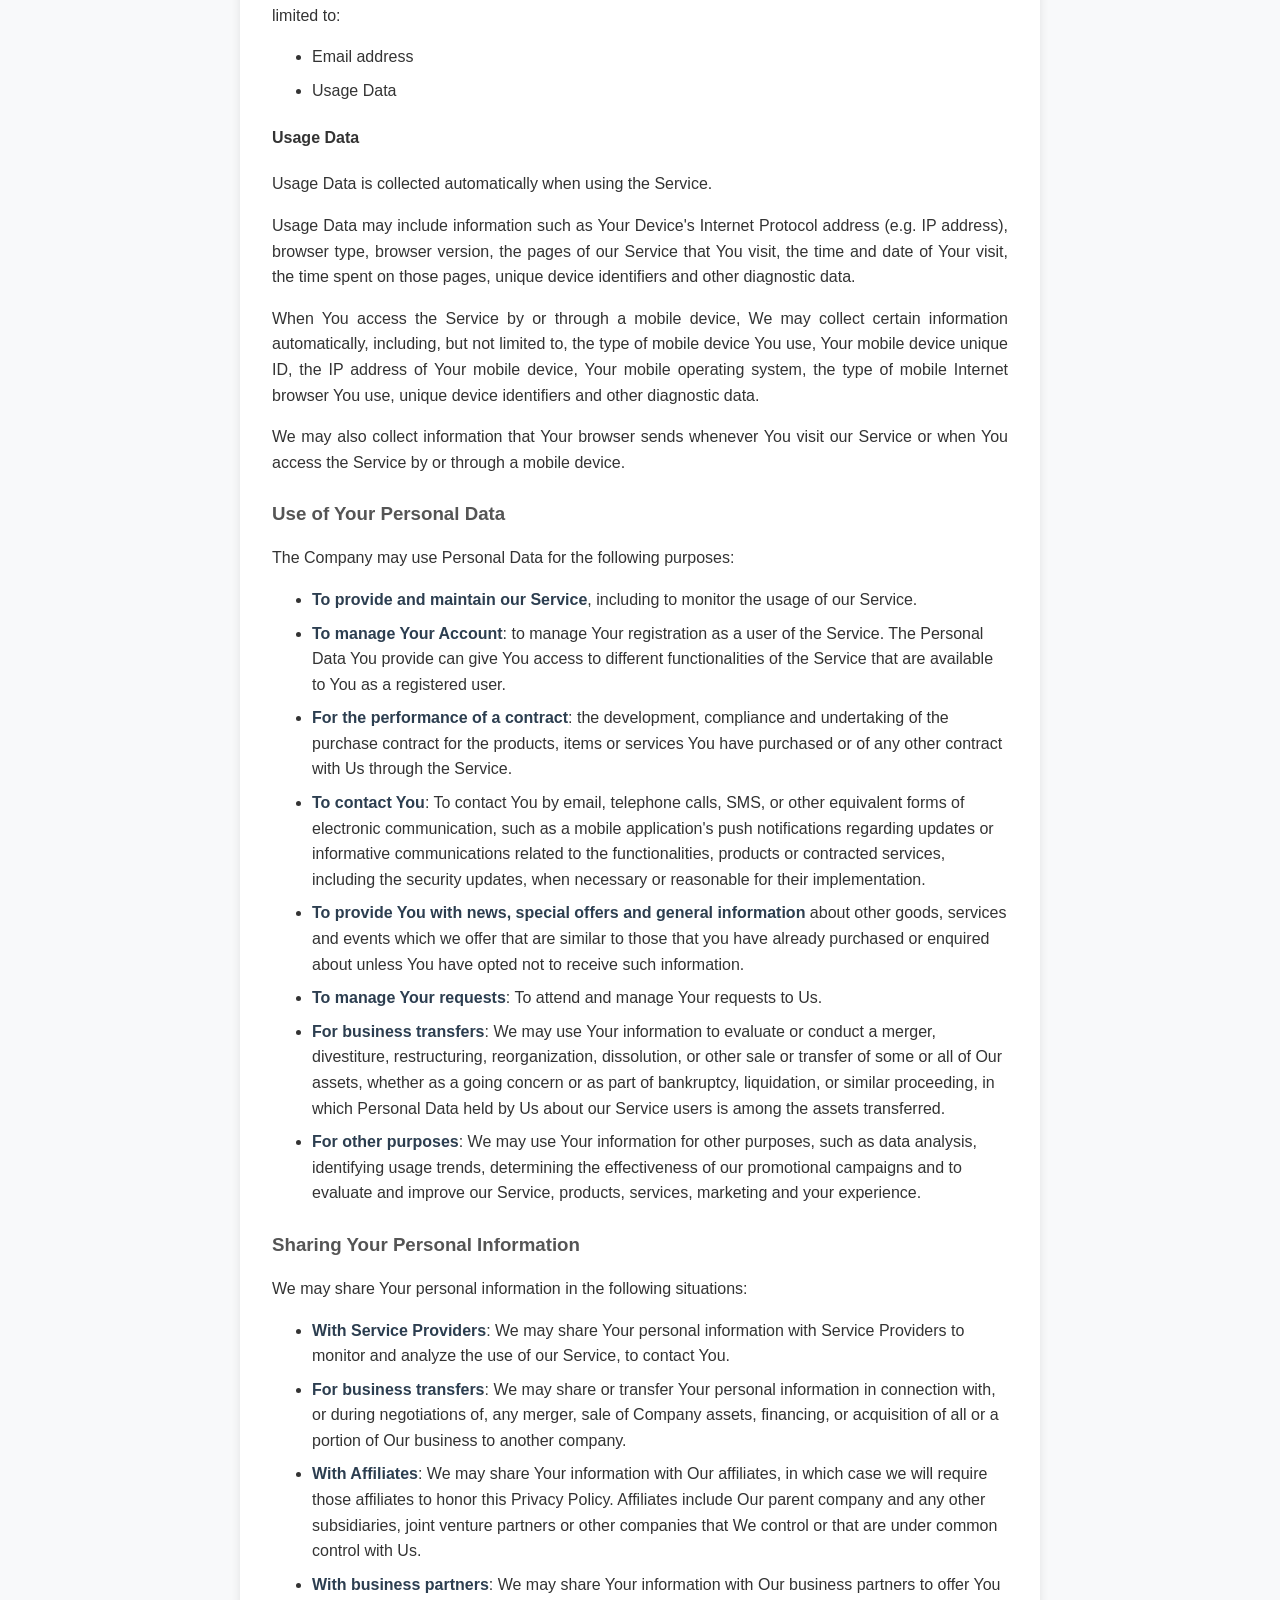
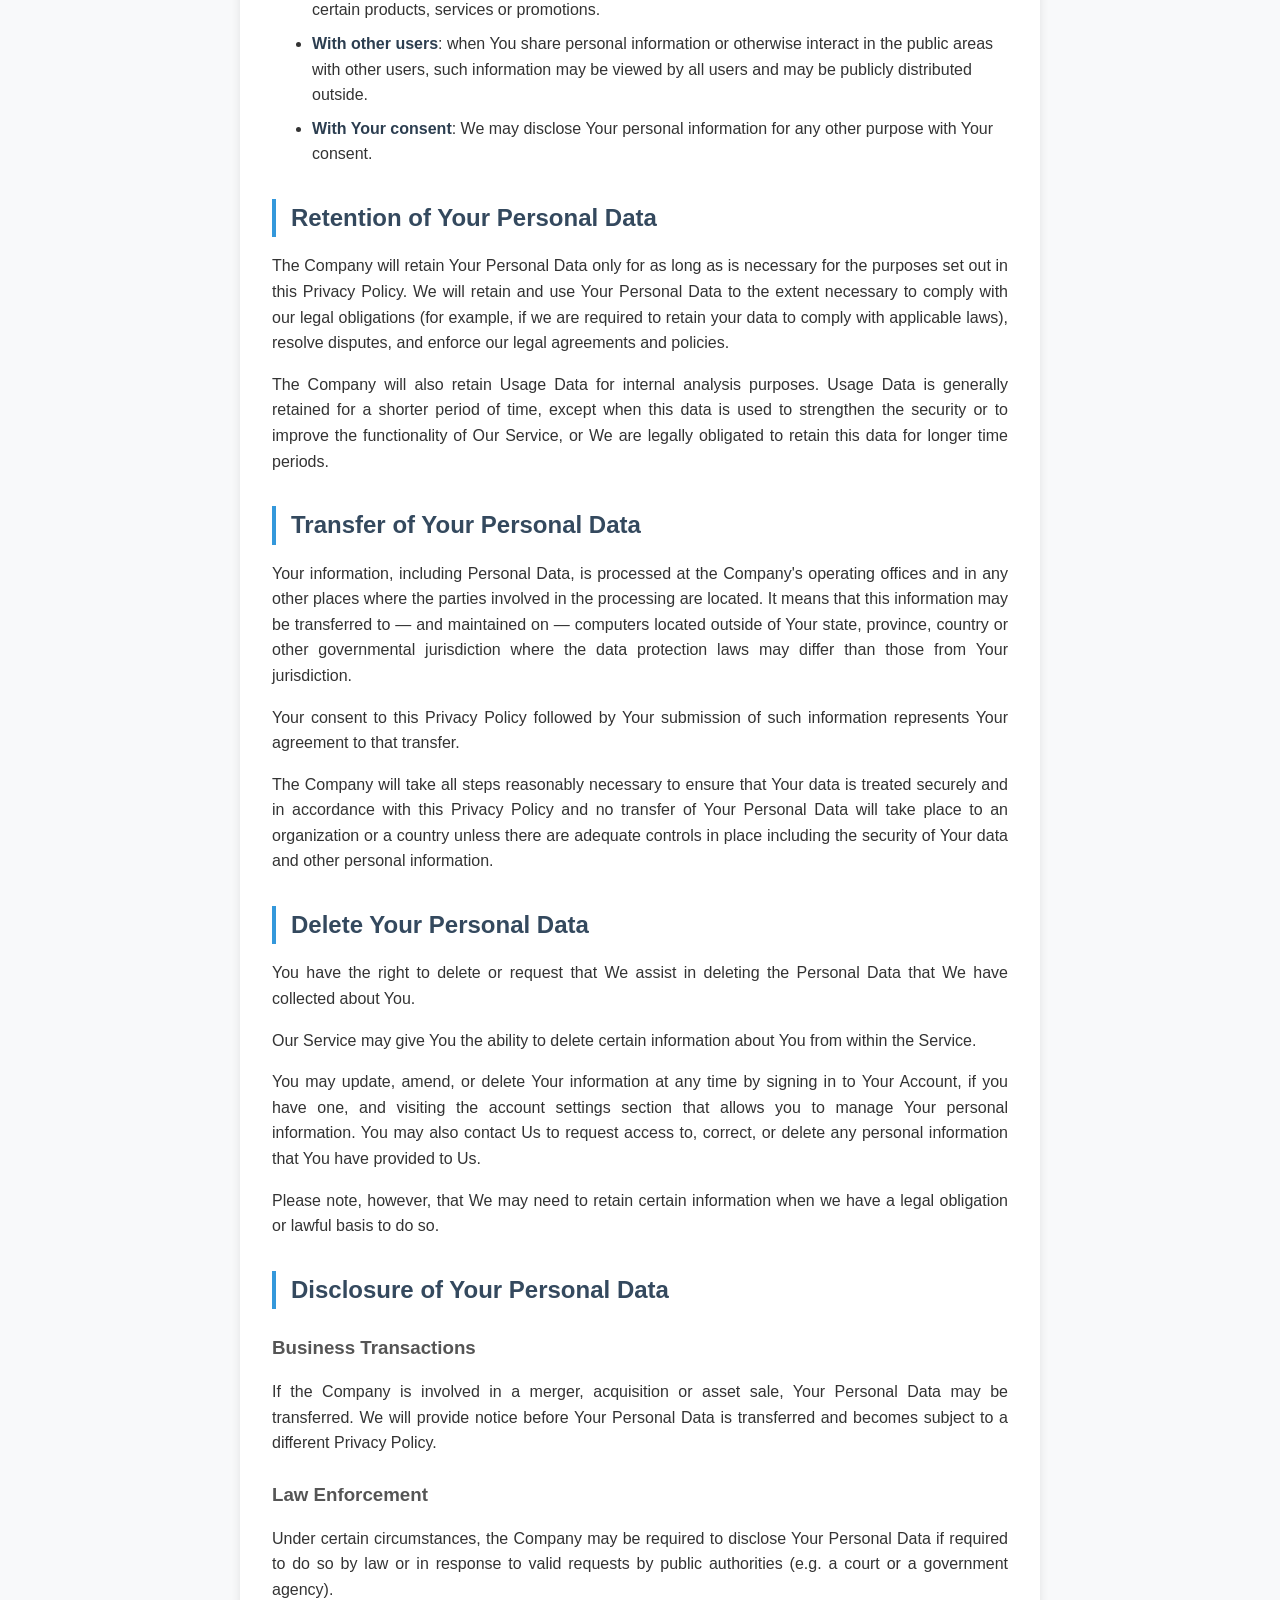
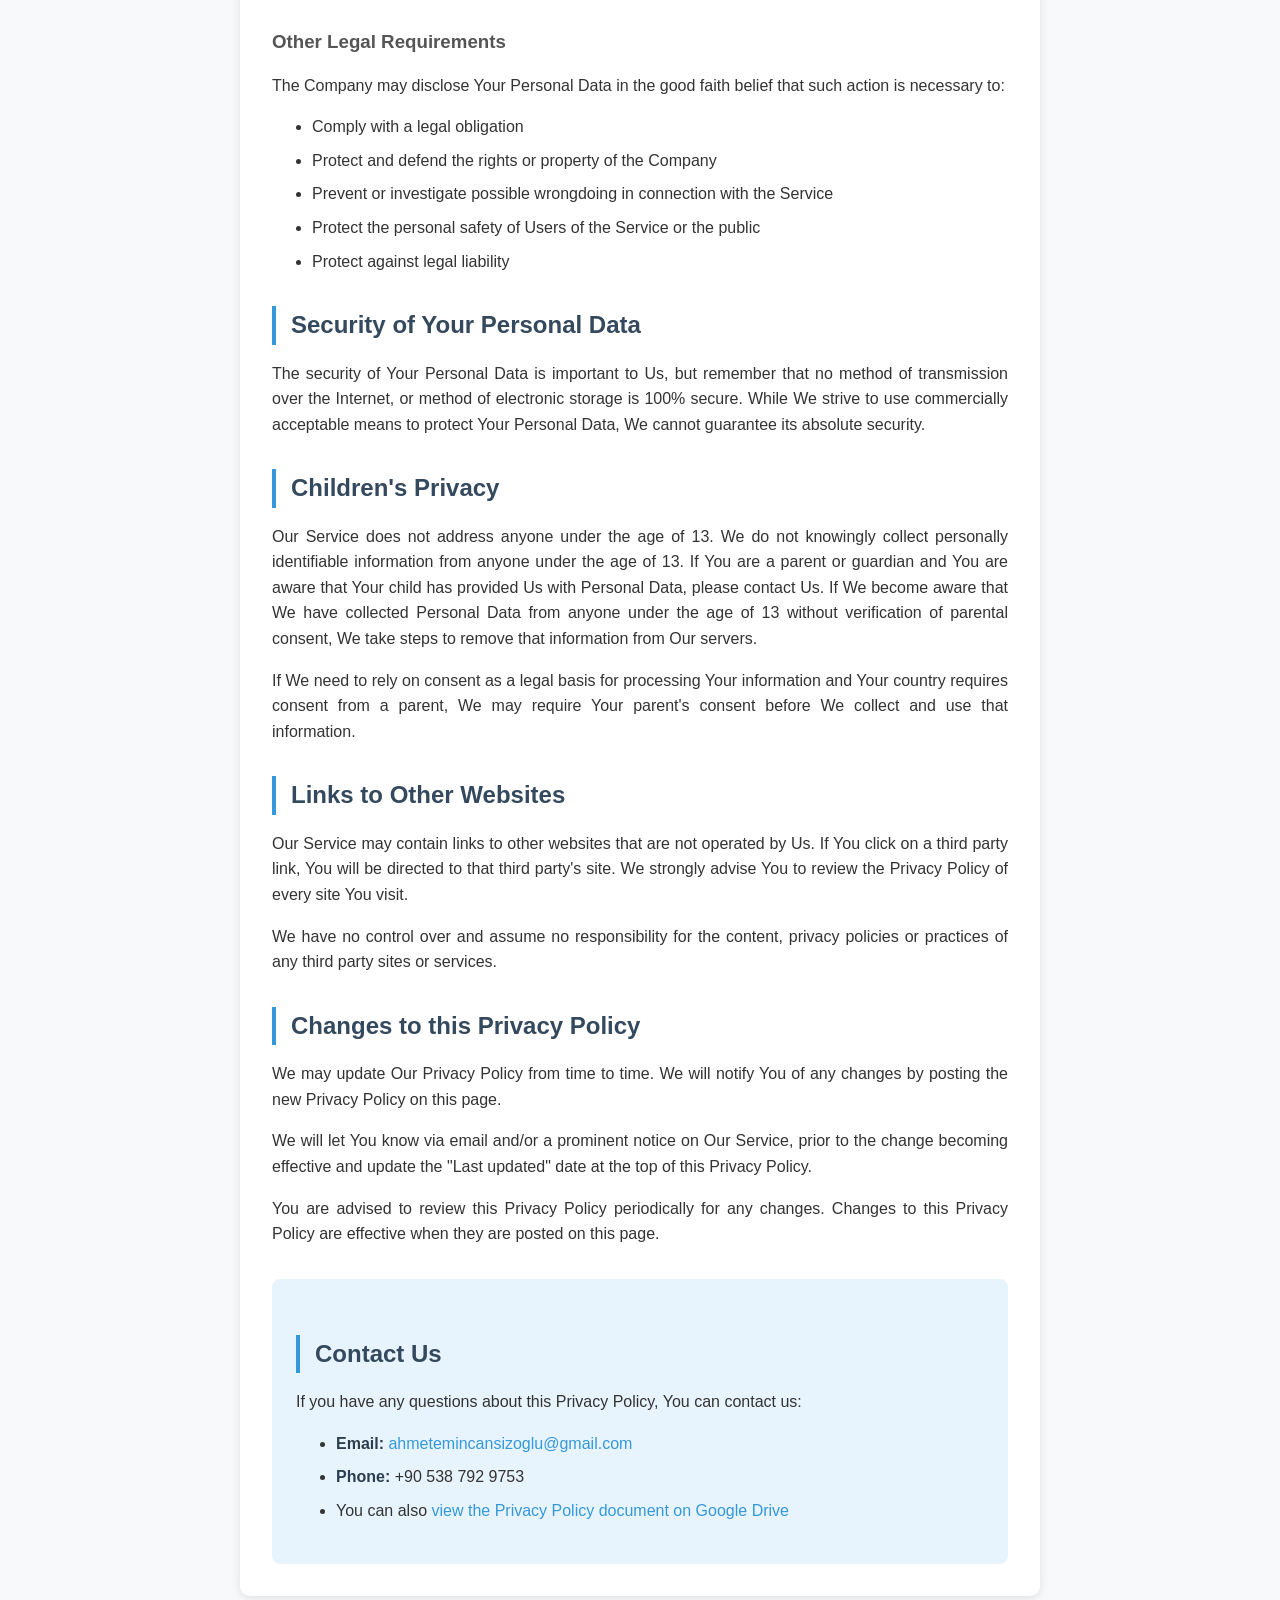
<file: ppnpbg.html>
<!DOCTYPE html>
<html lang="en">
<head>
  <meta charset="UTF-8" />
  <meta name="viewport" content="width=device-width, initial-scale=1.0"/>
  <title>Privacy Policy – Number Puzzle</title>
  <style>
    body {
      font-family: 'Segoe UI', Tahoma, Geneva, Verdana, sans-serif;
      line-height: 1.6;
      max-width: 800px;
      margin: 0 auto;
      padding: 2rem;
      background-color: #f8f9fa;
      color: #333;
    }
    .container {
      background: white;
      padding: 2rem;
      border-radius: 10px;
      box-shadow: 0 2px 10px rgba(0,0,0,0.1);
    }
    h1 {
      color: #2c3e50;
      border-bottom: 3px solid #3498db;
      padding-bottom: 10px;
      margin-bottom: 1.5rem;
    }
    h2 {
      color: #34495e;
      margin-top: 2rem;
      margin-bottom: 1rem;
      border-left: 4px solid #3498db;
      padding-left: 15px;
    }
    h3 {
      color: #555;
      margin-top: 1.5rem;
      margin-bottom: 0.8rem;
    }
    p {
      margin-bottom: 1rem;
      text-align: justify;
    }
    ul {
      margin-bottom: 1rem;
    }
    li {
      margin-bottom: 0.5rem;
    }
    strong {
      color: #2c3e50;
    }
    .last-updated {
      background-color: #ecf0f1;
      padding: 10px;
      border-radius: 5px;
      margin-bottom: 1.5rem;
      font-style: italic;
    }
    .contact-info {
      background-color: #e8f4fd;
      padding: 1.5rem;
      border-radius: 8px;
      margin-top: 2rem;
    }
    a {
      color: #3498db;
      text-decoration: none;
    }
    a:hover {
      text-decoration: underline;
    }
  </style>
</head>
<body>
  <div class="container">
    <h1>Privacy Policy for Number Puzzle - Brain Game</h1>
    
    <div class="last-updated">
      <strong>Last updated:</strong> January 23, 2025
    </div>
    
    <p>This Privacy Policy describes Our policies and procedures on the collection, use and disclosure of Your information when You use the Service and tells You about Your privacy rights and how the law protects You.</p>
    
    <p>We use Your Personal data to provide and improve the Service. By using the Service, You agree to the collection and use of information in accordance with this Privacy Policy. This Privacy Policy has been created with the help of the Privacy Policy Generator.</p>
    
    <h2>Interpretation and Definitions</h2>
    
    <h3>Interpretation</h3>
    <p>The words of which the initial letter is capitalized have meanings defined under the following conditions. The following definitions shall have the same meaning regardless of whether they appear in singular or in plural.</p>
    
    <h3>Definitions</h3>
    <p>For the purposes of this Privacy Policy:</p>
    <ul>
      <li><strong>Account</strong> means a unique account created for You to access our Service or parts of our Service.</li>
      <li><strong>Affiliate</strong> means an entity that controls, is controlled by or is under common control with a party, where "control" means ownership of 50% or more of the shares, equity interest or other securities entitled to vote for election of directors or other managing authority.</li>
      <li><strong>Application</strong> refers to Number Puzzle - Brain Game, the software program provided by the Company.</li>
      <li><strong>Company</strong> (referred to as either "the Company", "We", "Us" or "Our" in this Agreement) refers to Number Puzzle - Brain Game.</li>
      <li><strong>Country</strong> refers to: Turkey</li>
      <li><strong>Device</strong> means any device that can access the Service such as a computer, a cellphone or a digital tablet.</li>
      <li><strong>Personal Data</strong> is any information that relates to an identified or identifiable individual.</li>
      <li><strong>Service</strong> refers to the Application.</li>
      <li><strong>Service Provider</strong> means any natural or legal person who processes the data on behalf of the Company. It refers to third-party companies or individuals employed by the Company to facilitate the Service, to provide the Service on behalf of the Company, to perform services related to the Service or to assist the Company in analyzing how the Service is used.</li>
      <li><strong>Usage Data</strong> refers to data collected automatically, either generated by the use of the Service or from the Service infrastructure itself (for example, the duration of a page visit).</li>
      <li><strong>You</strong> means the individual accessing or using the Service, or the company, or other legal entity on behalf of which such individual is accessing or using the Service, as applicable.</li>
    </ul>

    <h2>Collecting and Using Your Personal Data</h2>
    
    <h3>Types of Data Collected</h3>
    
    <h4>Personal Data</h4>
    <p>While using Our Service, We may ask You to provide Us with certain personally identifiable information that can be used to contact or identify You. Personally identifiable information may include, but is not limited to:</p>
    <ul>
      <li>Email address</li>
      <li>Usage Data</li>
    </ul>
    
    <h4>Usage Data</h4>
    <p>Usage Data is collected automatically when using the Service.</p>
    <p>Usage Data may include information such as Your Device's Internet Protocol address (e.g. IP address), browser type, browser version, the pages of our Service that You visit, the time and date of Your visit, the time spent on those pages, unique device identifiers and other diagnostic data.</p>
    <p>When You access the Service by or through a mobile device, We may collect certain information automatically, including, but not limited to, the type of mobile device You use, Your mobile device unique ID, the IP address of Your mobile device, Your mobile operating system, the type of mobile Internet browser You use, unique device identifiers and other diagnostic data.</p>
    <p>We may also collect information that Your browser sends whenever You visit our Service or when You access the Service by or through a mobile device.</p>

    <h3>Use of Your Personal Data</h3>
    <p>The Company may use Personal Data for the following purposes:</p>
    <ul>
      <li><strong>To provide and maintain our Service</strong>, including to monitor the usage of our Service.</li>
      <li><strong>To manage Your Account</strong>: to manage Your registration as a user of the Service. The Personal Data You provide can give You access to different functionalities of the Service that are available to You as a registered user.</li>
      <li><strong>For the performance of a contract</strong>: the development, compliance and undertaking of the purchase contract for the products, items or services You have purchased or of any other contract with Us through the Service.</li>
      <li><strong>To contact You</strong>: To contact You by email, telephone calls, SMS, or other equivalent forms of electronic communication, such as a mobile application's push notifications regarding updates or informative communications related to the functionalities, products or contracted services, including the security updates, when necessary or reasonable for their implementation.</li>
      <li><strong>To provide You with news, special offers and general information</strong> about other goods, services and events which we offer that are similar to those that you have already purchased or enquired about unless You have opted not to receive such information.</li>
      <li><strong>To manage Your requests</strong>: To attend and manage Your requests to Us.</li>
      <li><strong>For business transfers</strong>: We may use Your information to evaluate or conduct a merger, divestiture, restructuring, reorganization, dissolution, or other sale or transfer of some or all of Our assets, whether as a going concern or as part of bankruptcy, liquidation, or similar proceeding, in which Personal Data held by Us about our Service users is among the assets transferred.</li>
      <li><strong>For other purposes</strong>: We may use Your information for other purposes, such as data analysis, identifying usage trends, determining the effectiveness of our promotional campaigns and to evaluate and improve our Service, products, services, marketing and your experience.</li>
    </ul>

    <h3>Sharing Your Personal Information</h3>
    <p>We may share Your personal information in the following situations:</p>
    <ul>
      <li><strong>With Service Providers</strong>: We may share Your personal information with Service Providers to monitor and analyze the use of our Service, to contact You.</li>
      <li><strong>For business transfers</strong>: We may share or transfer Your personal information in connection with, or during negotiations of, any merger, sale of Company assets, financing, or acquisition of all or a portion of Our business to another company.</li>
      <li><strong>With Affiliates</strong>: We may share Your information with Our affiliates, in which case we will require those affiliates to honor this Privacy Policy. Affiliates include Our parent company and any other subsidiaries, joint venture partners or other companies that We control or that are under common control with Us.</li>
      <li><strong>With business partners</strong>: We may share Your information with Our business partners to offer You certain products, services or promotions.</li>
      <li><strong>With other users</strong>: when You share personal information or otherwise interact in the public areas with other users, such information may be viewed by all users and may be publicly distributed outside.</li>
      <li><strong>With Your consent</strong>: We may disclose Your personal information for any other purpose with Your consent.</li>
    </ul>

    <h2>Retention of Your Personal Data</h2>
    <p>The Company will retain Your Personal Data only for as long as is necessary for the purposes set out in this Privacy Policy. We will retain and use Your Personal Data to the extent necessary to comply with our legal obligations (for example, if we are required to retain your data to comply with applicable laws), resolve disputes, and enforce our legal agreements and policies.</p>
    <p>The Company will also retain Usage Data for internal analysis purposes. Usage Data is generally retained for a shorter period of time, except when this data is used to strengthen the security or to improve the functionality of Our Service, or We are legally obligated to retain this data for longer time periods.</p>

    <h2>Transfer of Your Personal Data</h2>
    <p>Your information, including Personal Data, is processed at the Company's operating offices and in any other places where the parties involved in the processing are located. It means that this information may be transferred to — and maintained on — computers located outside of Your state, province, country or other governmental jurisdiction where the data protection laws may differ than those from Your jurisdiction.</p>
    <p>Your consent to this Privacy Policy followed by Your submission of such information represents Your agreement to that transfer.</p>
    <p>The Company will take all steps reasonably necessary to ensure that Your data is treated securely and in accordance with this Privacy Policy and no transfer of Your Personal Data will take place to an organization or a country unless there are adequate controls in place including the security of Your data and other personal information.</p>

    <h2>Delete Your Personal Data</h2>
    <p>You have the right to delete or request that We assist in deleting the Personal Data that We have collected about You.</p>
    <p>Our Service may give You the ability to delete certain information about You from within the Service.</p>
    <p>You may update, amend, or delete Your information at any time by signing in to Your Account, if you have one, and visiting the account settings section that allows you to manage Your personal information. You may also contact Us to request access to, correct, or delete any personal information that You have provided to Us.</p>
    <p>Please note, however, that We may need to retain certain information when we have a legal obligation or lawful basis to do so.</p>

    <h2>Disclosure of Your Personal Data</h2>
    
    <h3>Business Transactions</h3>
    <p>If the Company is involved in a merger, acquisition or asset sale, Your Personal Data may be transferred. We will provide notice before Your Personal Data is transferred and becomes subject to a different Privacy Policy.</p>
    
    <h3>Law Enforcement</h3>
    <p>Under certain circumstances, the Company may be required to disclose Your Personal Data if required to do so by law or in response to valid requests by public authorities (e.g. a court or a government agency).</p>
    
    <h3>Other Legal Requirements</h3>
    <p>The Company may disclose Your Personal Data in the good faith belief that such action is necessary to:</p>
    <ul>
      <li>Comply with a legal obligation</li>
      <li>Protect and defend the rights or property of the Company</li>
      <li>Prevent or investigate possible wrongdoing in connection with the Service</li>
      <li>Protect the personal safety of Users of the Service or the public</li>
      <li>Protect against legal liability</li>
    </ul>

    <h2>Security of Your Personal Data</h2>
    <p>The security of Your Personal Data is important to Us, but remember that no method of transmission over the Internet, or method of electronic storage is 100% secure. While We strive to use commercially acceptable means to protect Your Personal Data, We cannot guarantee its absolute security.</p>

    <h2>Children's Privacy</h2>
    <p>Our Service does not address anyone under the age of 13. We do not knowingly collect personally identifiable information from anyone under the age of 13. If You are a parent or guardian and You are aware that Your child has provided Us with Personal Data, please contact Us. If We become aware that We have collected Personal Data from anyone under the age of 13 without verification of parental consent, We take steps to remove that information from Our servers.</p>
    <p>If We need to rely on consent as a legal basis for processing Your information and Your country requires consent from a parent, We may require Your parent's consent before We collect and use that information.</p>

    <h2>Links to Other Websites</h2>
    <p>Our Service may contain links to other websites that are not operated by Us. If You click on a third party link, You will be directed to that third party's site. We strongly advise You to review the Privacy Policy of every site You visit.</p>
    <p>We have no control over and assume no responsibility for the content, privacy policies or practices of any third party sites or services.</p>

    <h2>Changes to this Privacy Policy</h2>
    <p>We may update Our Privacy Policy from time to time. We will notify You of any changes by posting the new Privacy Policy on this page.</p>
    <p>We will let You know via email and/or a prominent notice on Our Service, prior to the change becoming effective and update the "Last updated" date at the top of this Privacy Policy.</p>
    <p>You are advised to review this Privacy Policy periodically for any changes. Changes to this Privacy Policy are effective when they are posted on this page.</p>

    <div class="contact-info">
      <h2>Contact Us</h2>
      <p>If you have any questions about this Privacy Policy, You can contact us:</p>
      <ul>
        <li><strong>Email:</strong> <a href="mailto:ahmetemincansizoglu@gmail.com">ahmetemincansizoglu@gmail.com</a></li>
        <li><strong>Phone:</strong> +90 538 792 9753</li>
        <li>You can also <a href="https://docs.google.com/document/d/1hPnZhwD5pXdQB4cxGwTjrZeORYWWHZQRM5gxDB8s1A0/edit?usp=drive_link" target="_blank">view the Privacy Policy document on Google Drive</a></li>
      </ul>
    </div>
  </div>
</body>
</html>
</file>
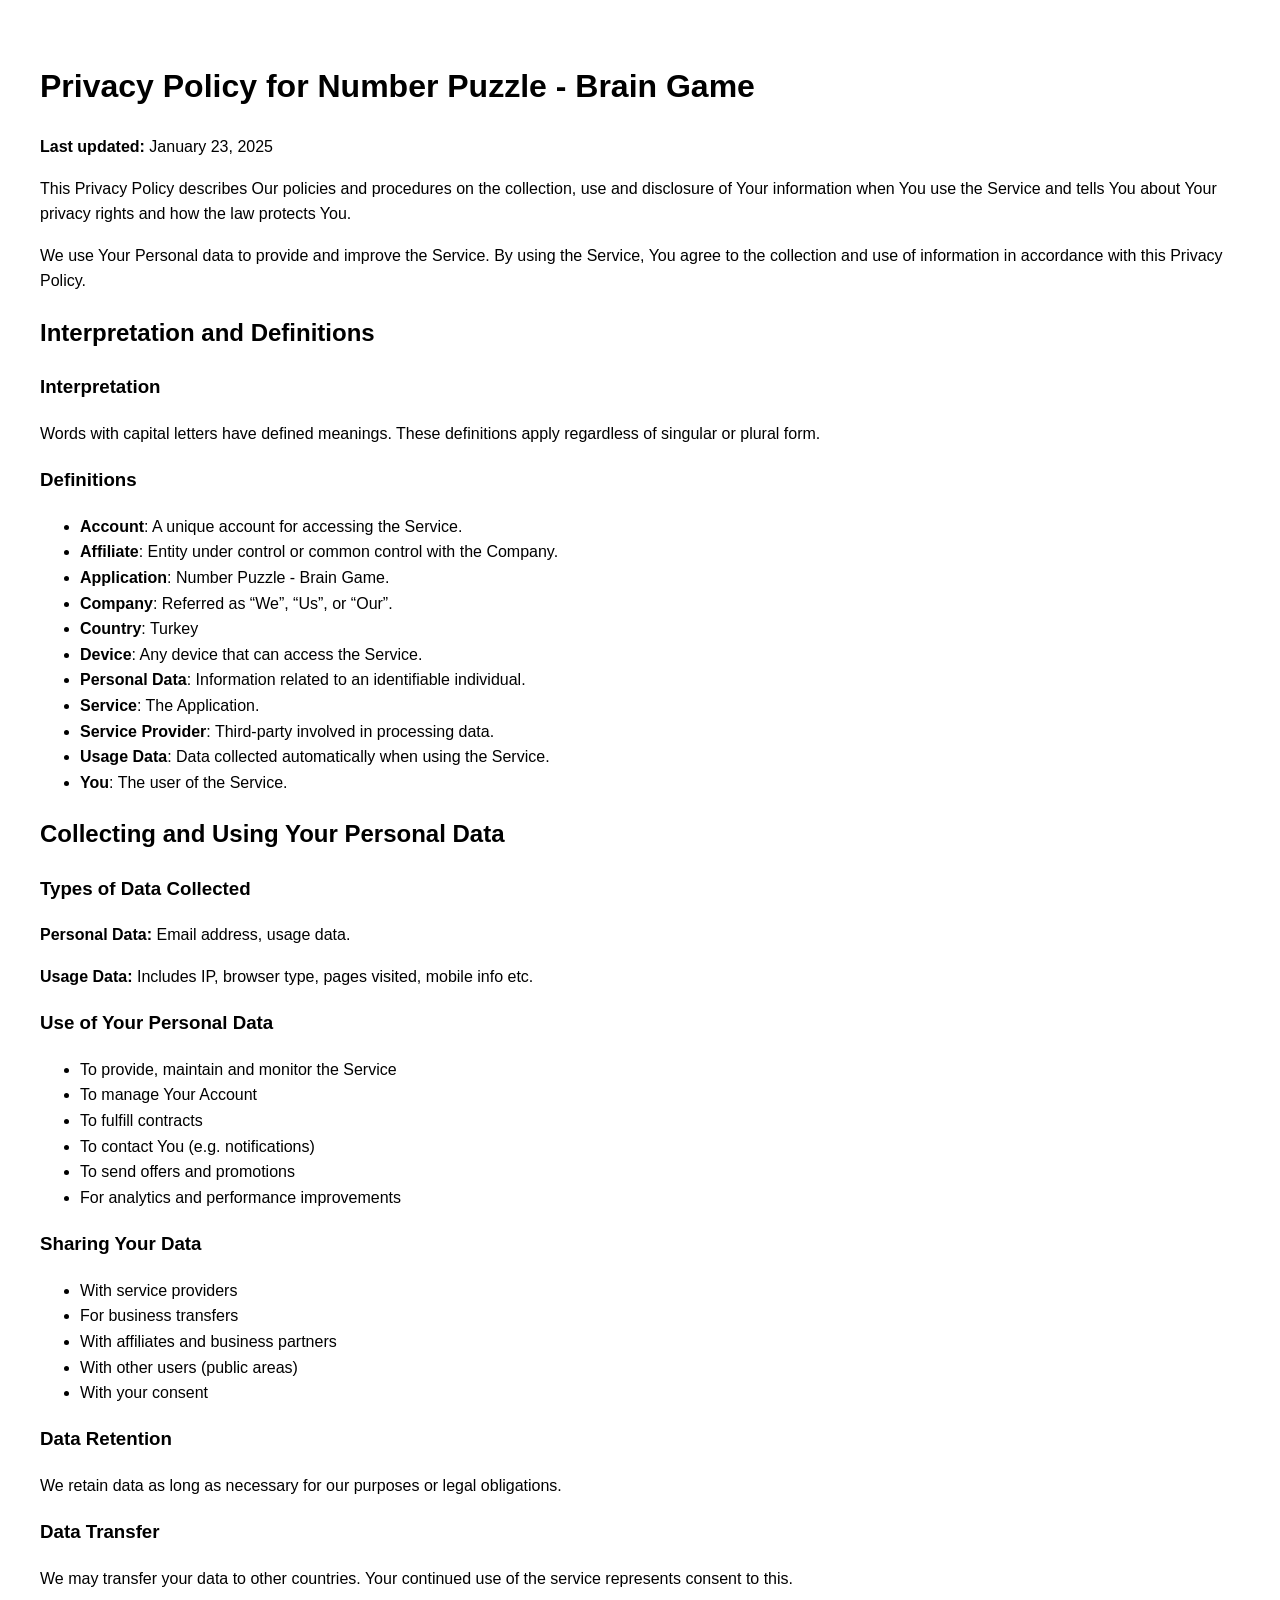
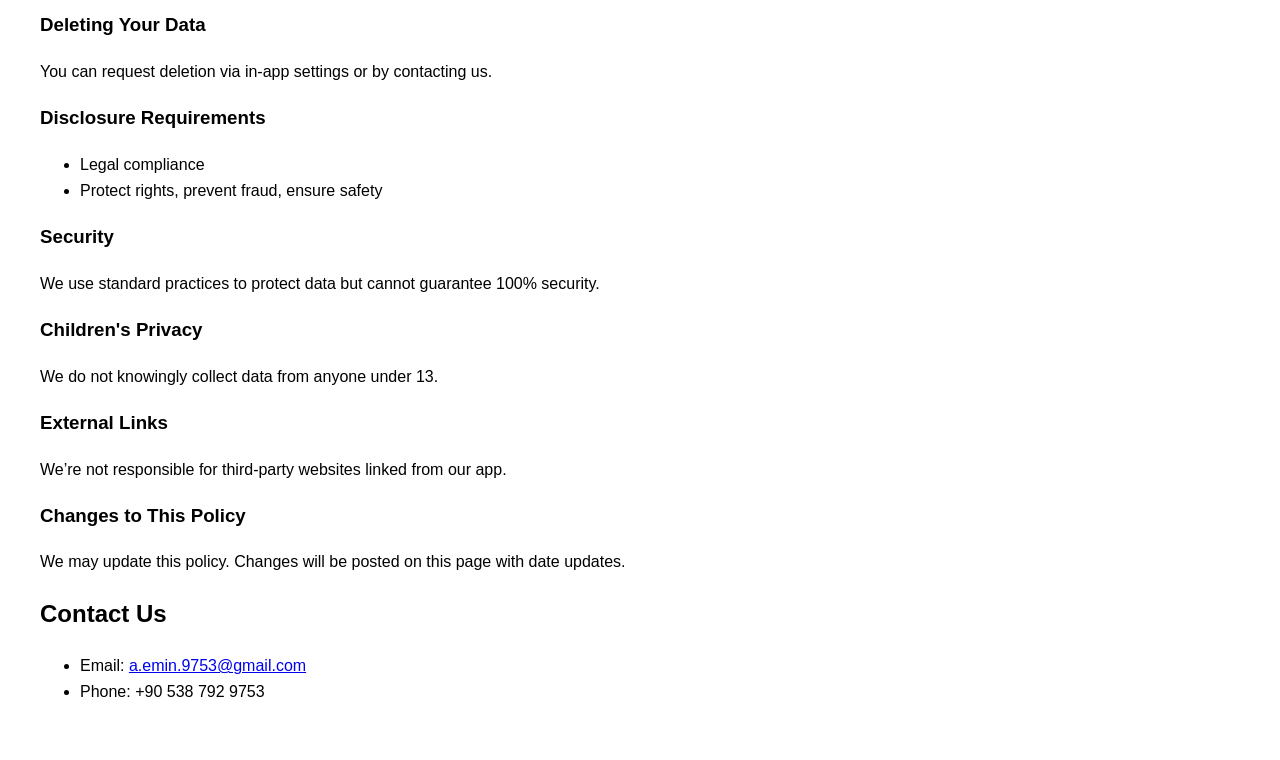
<file: ppvpbg.html>
<!DOCTYPE html>
<html lang="en">
<head>
  <meta charset="UTF-8" />
  <meta name="viewport" content="width=device-width, initial-scale=1.0"/>
  <title>Privacy Policy – Number Puzzle</title>
</head>
<body style="font-family: Arial, sans-serif; line-height: 1.6; padding: 2rem;">
  <h1>Privacy Policy for Number Puzzle - Brain Game</h1>
  <p><strong>Last updated:</strong> January 23, 2025</p>
  
  <p>This Privacy Policy describes Our policies and procedures on the collection, use and disclosure of Your information when You use the Service and tells You about Your privacy rights and how the law protects You.</p>
  <p>We use Your Personal data to provide and improve the Service. By using the Service, You agree to the collection and use of information in accordance with this Privacy Policy.</p>
  
  <h2>Interpretation and Definitions</h2>
  <h3>Interpretation</h3>
  <p>Words with capital letters have defined meanings. These definitions apply regardless of singular or plural form.</p>
  
  <h3>Definitions</h3>
  <ul>
    <li><strong>Account</strong>: A unique account for accessing the Service.</li>
    <li><strong>Affiliate</strong>: Entity under control or common control with the Company.</li>
    <li><strong>Application</strong>: Number Puzzle - Brain Game.</li>
    <li><strong>Company</strong>: Referred as “We”, “Us”, or “Our”.</li>
    <li><strong>Country</strong>: Turkey</li>
    <li><strong>Device</strong>: Any device that can access the Service.</li>
    <li><strong>Personal Data</strong>: Information related to an identifiable individual.</li>
    <li><strong>Service</strong>: The Application.</li>
    <li><strong>Service Provider</strong>: Third-party involved in processing data.</li>
    <li><strong>Usage Data</strong>: Data collected automatically when using the Service.</li>
    <li><strong>You</strong>: The user of the Service.</li>
  </ul>

  <h2>Collecting and Using Your Personal Data</h2>
  <h3>Types of Data Collected</h3>
  <p><strong>Personal Data:</strong> Email address, usage data.</p>
  <p><strong>Usage Data:</strong> Includes IP, browser type, pages visited, mobile info etc.</p>

  <h3>Use of Your Personal Data</h3>
  <ul>
    <li>To provide, maintain and monitor the Service</li>
    <li>To manage Your Account</li>
    <li>To fulfill contracts</li>
    <li>To contact You (e.g. notifications)</li>
    <li>To send offers and promotions</li>
    <li>For analytics and performance improvements</li>
  </ul>

  <h3>Sharing Your Data</h3>
  <ul>
    <li>With service providers</li>
    <li>For business transfers</li>
    <li>With affiliates and business partners</li>
    <li>With other users (public areas)</li>
    <li>With your consent</li>
  </ul>

  <h3>Data Retention</h3>
  <p>We retain data as long as necessary for our purposes or legal obligations.</p>

  <h3>Data Transfer</h3>
  <p>We may transfer your data to other countries. Your continued use of the service represents consent to this.</p>

  <h3>Deleting Your Data</h3>
  <p>You can request deletion via in-app settings or by contacting us.</p>

  <h3>Disclosure Requirements</h3>
  <ul>
    <li>Legal compliance</li>
    <li>Protect rights, prevent fraud, ensure safety</li>
  </ul>

  <h3>Security</h3>
  <p>We use standard practices to protect data but cannot guarantee 100% security.</p>

  <h3>Children's Privacy</h3>
  <p>We do not knowingly collect data from anyone under 13.</p>

  <h3>External Links</h3>
  <p>We’re not responsible for third-party websites linked from our app.</p>

  <h3>Changes to This Policy</h3>
  <p>We may update this policy. Changes will be posted on this page with date updates.</p>

  <h2>Contact Us</h2>
  <ul>
    <li>Email: <a href="mailto:a.emin.9753@gmail.com">a.emin.9753@gmail.com</a></li>
    <li>Phone: +90 538 792 9753</li>
  </ul>
</body>
</html>
</file>
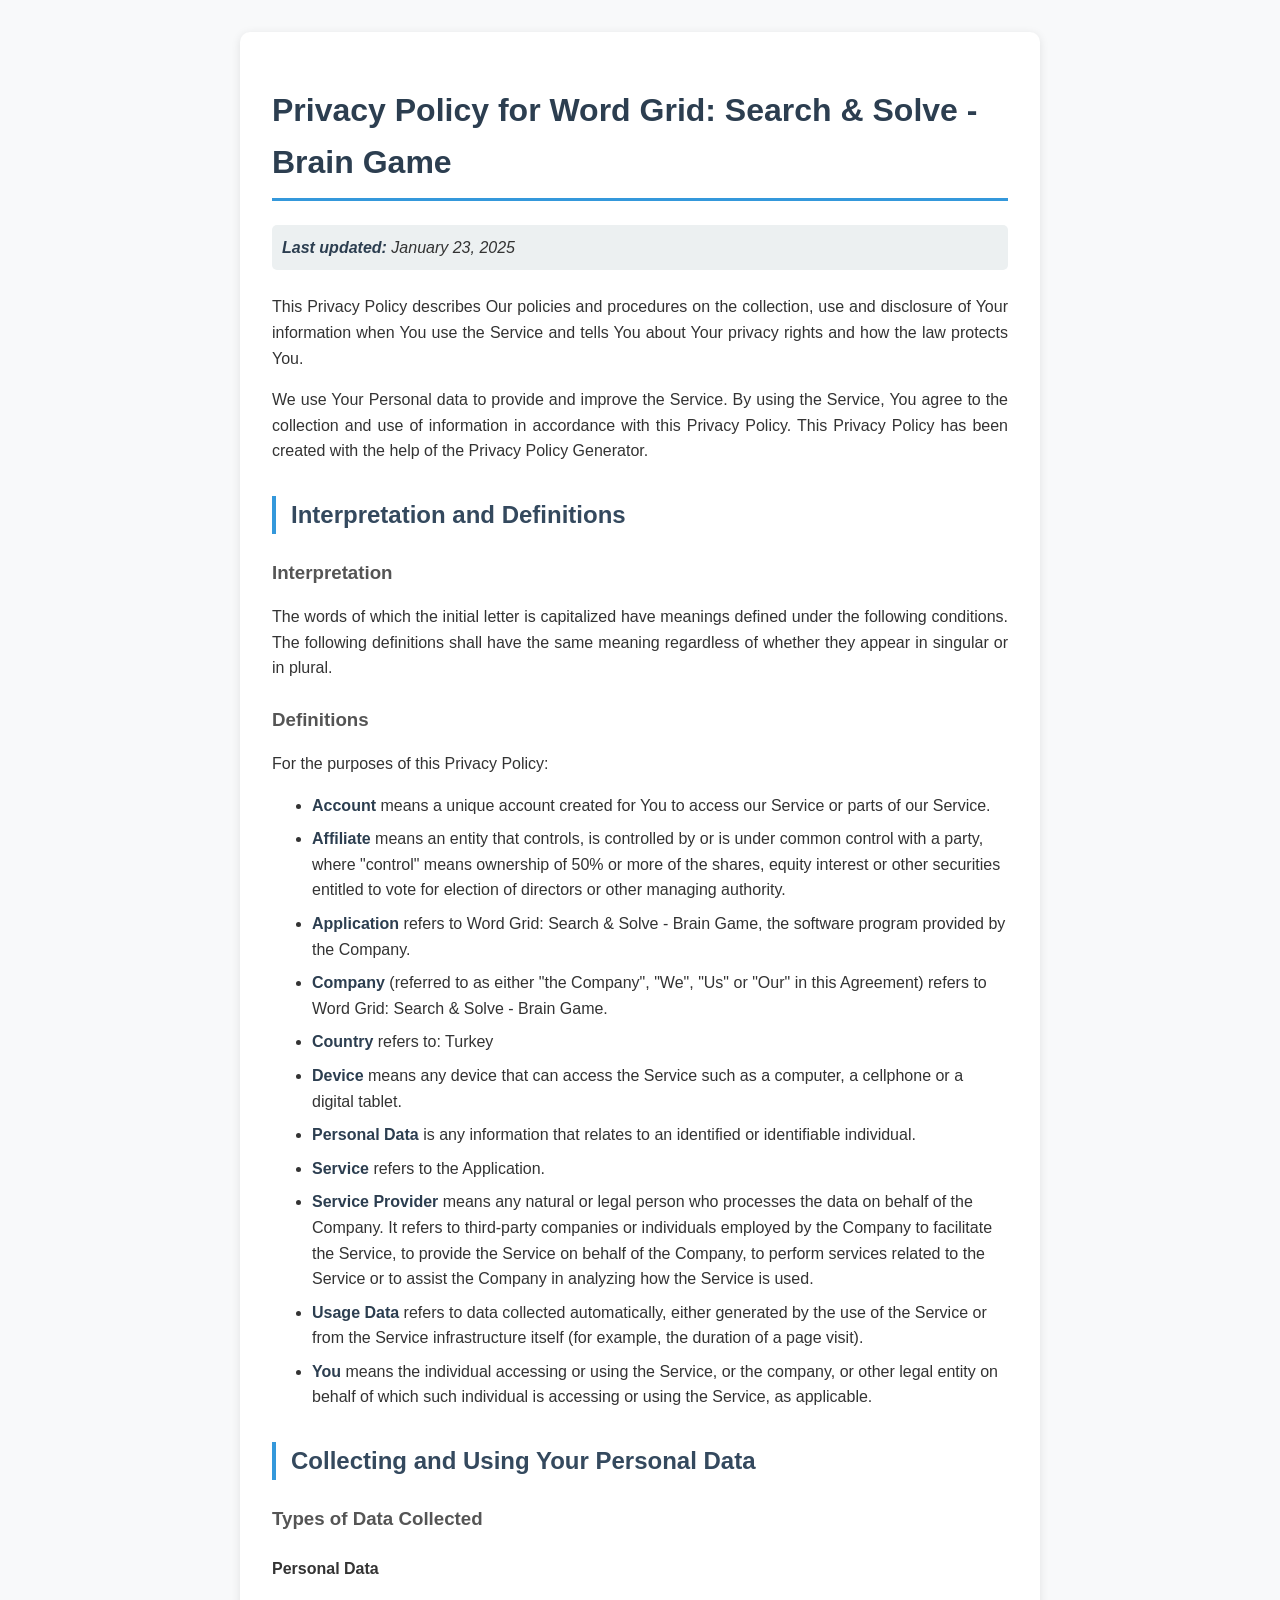
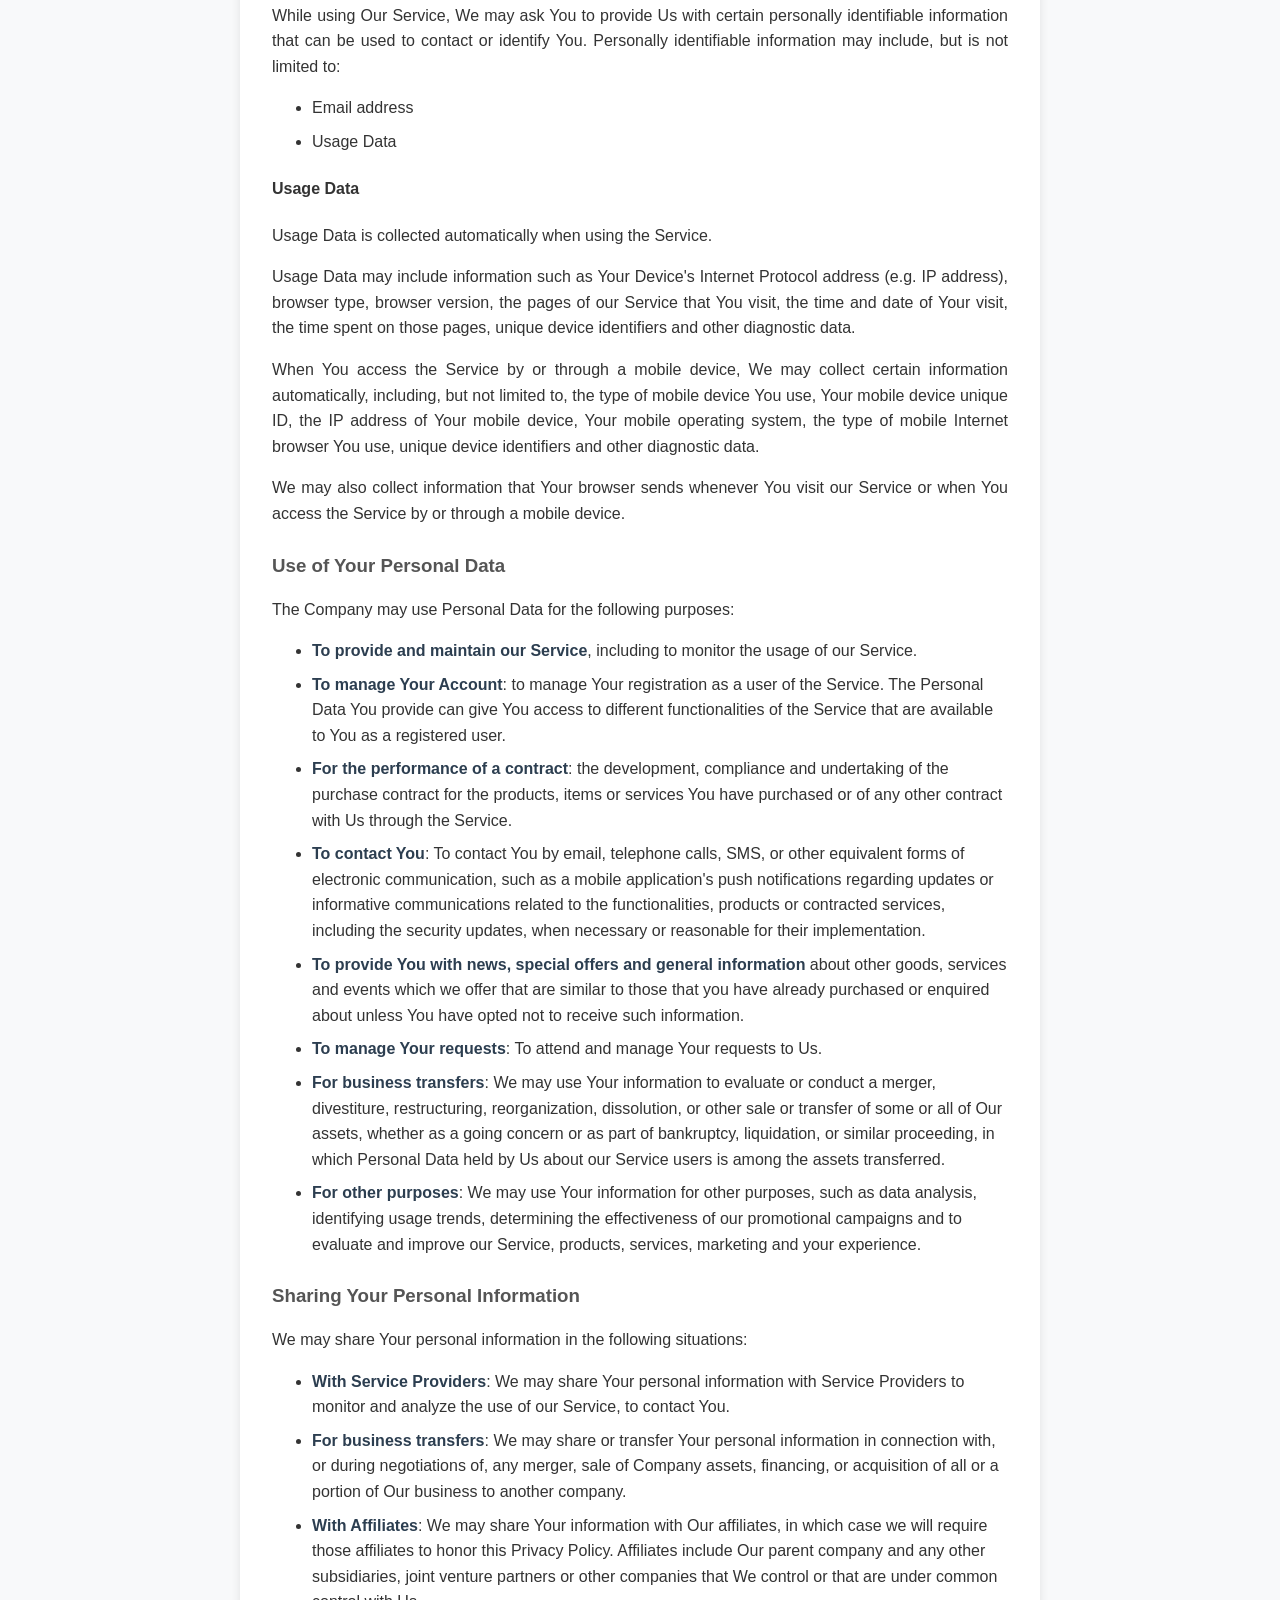
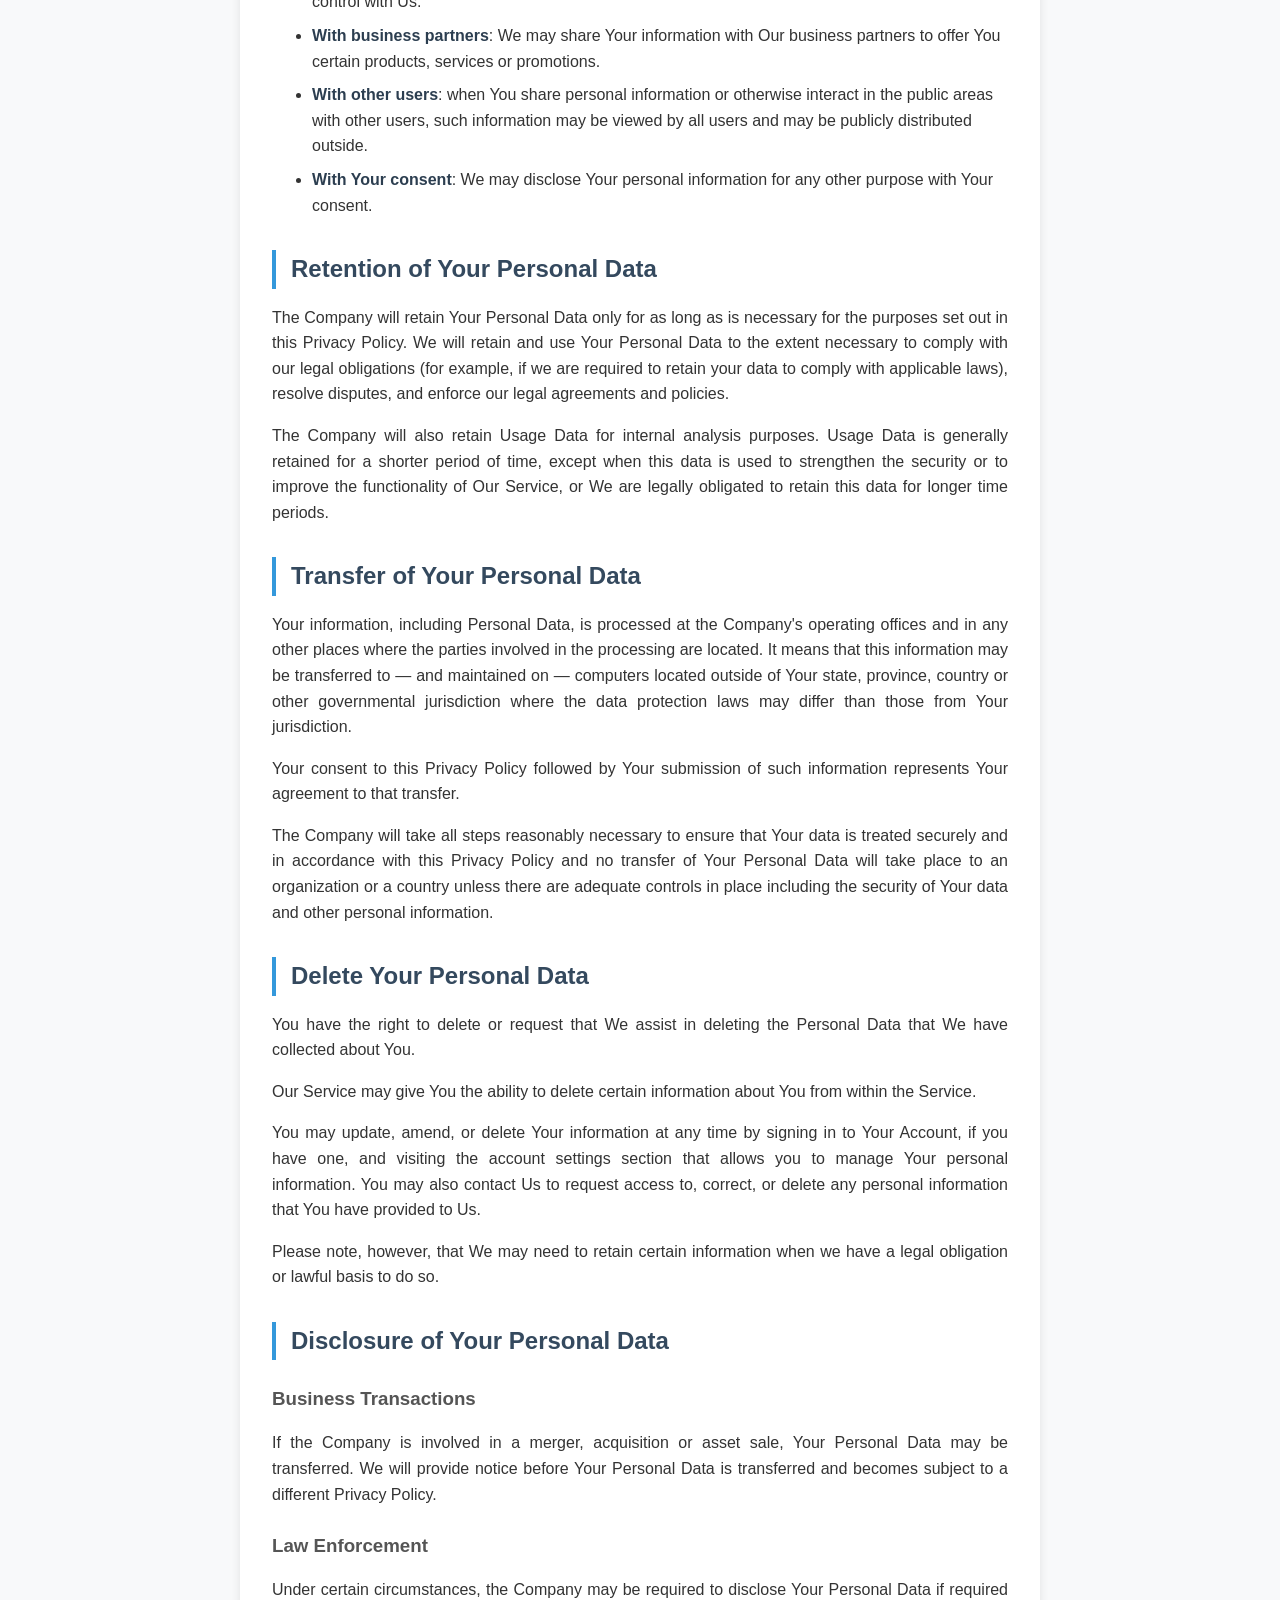
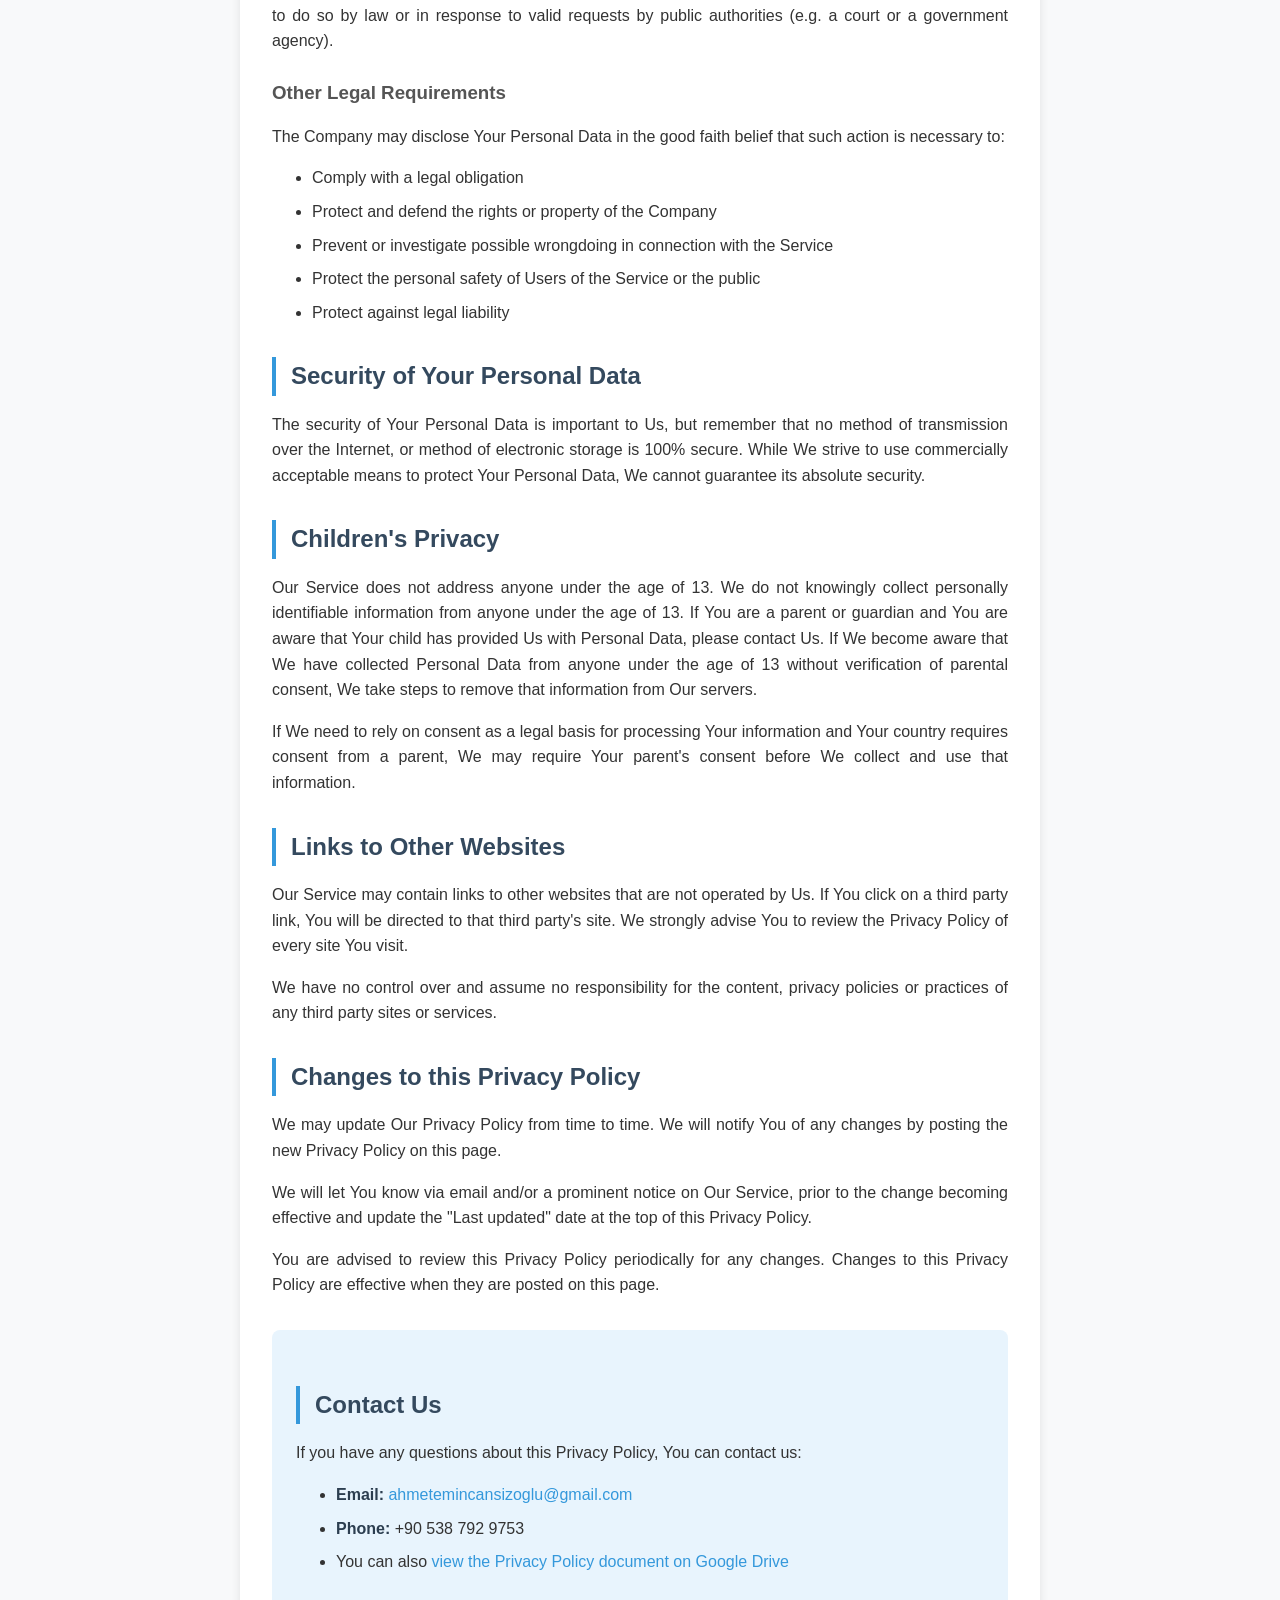
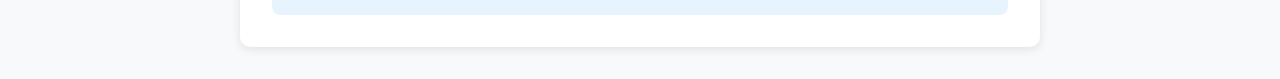
<file: ppwh.html>
<!DOCTYPE html>
<html lang="en">
<head>
  <meta charset="UTF-8" />
  <meta name="viewport" content="width=device-width, initial-scale=1.0"/>
  <title>Privacy Policy – Word Grid: Search & Solve</title>
  <style>
    body {
      font-family: 'Segoe UI', Tahoma, Geneva, Verdana, sans-serif;
      line-height: 1.6;
      max-width: 800px;
      margin: 0 auto;
      padding: 2rem;
      background-color: #f8f9fa;
      color: #333;
    }
    .container {
      background: white;
      padding: 2rem;
      border-radius: 10px;
      box-shadow: 0 2px 10px rgba(0,0,0,0.1);
    }
    h1 {
      color: #2c3e50;
      border-bottom: 3px solid #3498db;
      padding-bottom: 10px;
      margin-bottom: 1.5rem;
    }
    h2 {
      color: #34495e;
      margin-top: 2rem;
      margin-bottom: 1rem;
      border-left: 4px solid #3498db;
      padding-left: 15px;
    }
    h3 {
      color: #555;
      margin-top: 1.5rem;
      margin-bottom: 0.8rem;
    }
    p {
      margin-bottom: 1rem;
      text-align: justify;
    }
    ul {
      margin-bottom: 1rem;
    }
    li {
      margin-bottom: 0.5rem;
    }
    strong {
      color: #2c3e50;
    }
    .last-updated {
      background-color: #ecf0f1;
      padding: 10px;
      border-radius: 5px;
      margin-bottom: 1.5rem;
      font-style: italic;
    }
    .contact-info {
      background-color: #e8f4fd;
      padding: 1.5rem;
      border-radius: 8px;
      margin-top: 2rem;
    }
    a {
      color: #3498db;
      text-decoration: none;
    }
    a:hover {
      text-decoration: underline;
    }
  </style>
</head>
<body>
  <div class="container">
    <h1>Privacy Policy for Word Grid: Search & Solve - Brain Game</h1>
    
    <div class="last-updated">
      <strong>Last updated:</strong> January 23, 2025
    </div>
    
    <p>This Privacy Policy describes Our policies and procedures on the collection, use and disclosure of Your information when You use the Service and tells You about Your privacy rights and how the law protects You.</p>
    
    <p>We use Your Personal data to provide and improve the Service. By using the Service, You agree to the collection and use of information in accordance with this Privacy Policy. This Privacy Policy has been created with the help of the Privacy Policy Generator.</p>
    
    <h2>Interpretation and Definitions</h2>
    
    <h3>Interpretation</h3>
    <p>The words of which the initial letter is capitalized have meanings defined under the following conditions. The following definitions shall have the same meaning regardless of whether they appear in singular or in plural.</p>
    
    <h3>Definitions</h3>
    <p>For the purposes of this Privacy Policy:</p>
    <ul>
      <li><strong>Account</strong> means a unique account created for You to access our Service or parts of our Service.</li>
      <li><strong>Affiliate</strong> means an entity that controls, is controlled by or is under common control with a party, where "control" means ownership of 50% or more of the shares, equity interest or other securities entitled to vote for election of directors or other managing authority.</li>
      <li><strong>Application</strong> refers to Word Grid: Search & Solve - Brain Game, the software program provided by the Company.</li>
      <li><strong>Company</strong> (referred to as either "the Company", "We", "Us" or "Our" in this Agreement) refers to Word Grid: Search & Solve - Brain Game.</li>
      <li><strong>Country</strong> refers to: Turkey</li>
      <li><strong>Device</strong> means any device that can access the Service such as a computer, a cellphone or a digital tablet.</li>
      <li><strong>Personal Data</strong> is any information that relates to an identified or identifiable individual.</li>
      <li><strong>Service</strong> refers to the Application.</li>
      <li><strong>Service Provider</strong> means any natural or legal person who processes the data on behalf of the Company. It refers to third-party companies or individuals employed by the Company to facilitate the Service, to provide the Service on behalf of the Company, to perform services related to the Service or to assist the Company in analyzing how the Service is used.</li>
      <li><strong>Usage Data</strong> refers to data collected automatically, either generated by the use of the Service or from the Service infrastructure itself (for example, the duration of a page visit).</li>
      <li><strong>You</strong> means the individual accessing or using the Service, or the company, or other legal entity on behalf of which such individual is accessing or using the Service, as applicable.</li>
    </ul>

    <h2>Collecting and Using Your Personal Data</h2>
    
    <h3>Types of Data Collected</h3>
    
    <h4>Personal Data</h4>
    <p>While using Our Service, We may ask You to provide Us with certain personally identifiable information that can be used to contact or identify You. Personally identifiable information may include, but is not limited to:</p>
    <ul>
      <li>Email address</li>
      <li>Usage Data</li>
    </ul>
    
    <h4>Usage Data</h4>
    <p>Usage Data is collected automatically when using the Service.</p>
    <p>Usage Data may include information such as Your Device's Internet Protocol address (e.g. IP address), browser type, browser version, the pages of our Service that You visit, the time and date of Your visit, the time spent on those pages, unique device identifiers and other diagnostic data.</p>
    <p>When You access the Service by or through a mobile device, We may collect certain information automatically, including, but not limited to, the type of mobile device You use, Your mobile device unique ID, the IP address of Your mobile device, Your mobile operating system, the type of mobile Internet browser You use, unique device identifiers and other diagnostic data.</p>
    <p>We may also collect information that Your browser sends whenever You visit our Service or when You access the Service by or through a mobile device.</p>

    <h3>Use of Your Personal Data</h3>
    <p>The Company may use Personal Data for the following purposes:</p>
    <ul>
      <li><strong>To provide and maintain our Service</strong>, including to monitor the usage of our Service.</li>
      <li><strong>To manage Your Account</strong>: to manage Your registration as a user of the Service. The Personal Data You provide can give You access to different functionalities of the Service that are available to You as a registered user.</li>
      <li><strong>For the performance of a contract</strong>: the development, compliance and undertaking of the purchase contract for the products, items or services You have purchased or of any other contract with Us through the Service.</li>
      <li><strong>To contact You</strong>: To contact You by email, telephone calls, SMS, or other equivalent forms of electronic communication, such as a mobile application's push notifications regarding updates or informative communications related to the functionalities, products or contracted services, including the security updates, when necessary or reasonable for their implementation.</li>
      <li><strong>To provide You with news, special offers and general information</strong> about other goods, services and events which we offer that are similar to those that you have already purchased or enquired about unless You have opted not to receive such information.</li>
      <li><strong>To manage Your requests</strong>: To attend and manage Your requests to Us.</li>
      <li><strong>For business transfers</strong>: We may use Your information to evaluate or conduct a merger, divestiture, restructuring, reorganization, dissolution, or other sale or transfer of some or all of Our assets, whether as a going concern or as part of bankruptcy, liquidation, or similar proceeding, in which Personal Data held by Us about our Service users is among the assets transferred.</li>
      <li><strong>For other purposes</strong>: We may use Your information for other purposes, such as data analysis, identifying usage trends, determining the effectiveness of our promotional campaigns and to evaluate and improve our Service, products, services, marketing and your experience.</li>
    </ul>

    <h3>Sharing Your Personal Information</h3>
    <p>We may share Your personal information in the following situations:</p>
    <ul>
      <li><strong>With Service Providers</strong>: We may share Your personal information with Service Providers to monitor and analyze the use of our Service, to contact You.</li>
      <li><strong>For business transfers</strong>: We may share or transfer Your personal information in connection with, or during negotiations of, any merger, sale of Company assets, financing, or acquisition of all or a portion of Our business to another company.</li>
      <li><strong>With Affiliates</strong>: We may share Your information with Our affiliates, in which case we will require those affiliates to honor this Privacy Policy. Affiliates include Our parent company and any other subsidiaries, joint venture partners or other companies that We control or that are under common control with Us.</li>
      <li><strong>With business partners</strong>: We may share Your information with Our business partners to offer You certain products, services or promotions.</li>
      <li><strong>With other users</strong>: when You share personal information or otherwise interact in the public areas with other users, such information may be viewed by all users and may be publicly distributed outside.</li>
      <li><strong>With Your consent</strong>: We may disclose Your personal information for any other purpose with Your consent.</li>
    </ul>

    <h2>Retention of Your Personal Data</h2>
    <p>The Company will retain Your Personal Data only for as long as is necessary for the purposes set out in this Privacy Policy. We will retain and use Your Personal Data to the extent necessary to comply with our legal obligations (for example, if we are required to retain your data to comply with applicable laws), resolve disputes, and enforce our legal agreements and policies.</p>
    <p>The Company will also retain Usage Data for internal analysis purposes. Usage Data is generally retained for a shorter period of time, except when this data is used to strengthen the security or to improve the functionality of Our Service, or We are legally obligated to retain this data for longer time periods.</p>

    <h2>Transfer of Your Personal Data</h2>
    <p>Your information, including Personal Data, is processed at the Company's operating offices and in any other places where the parties involved in the processing are located. It means that this information may be transferred to — and maintained on — computers located outside of Your state, province, country or other governmental jurisdiction where the data protection laws may differ than those from Your jurisdiction.</p>
    <p>Your consent to this Privacy Policy followed by Your submission of such information represents Your agreement to that transfer.</p>
    <p>The Company will take all steps reasonably necessary to ensure that Your data is treated securely and in accordance with this Privacy Policy and no transfer of Your Personal Data will take place to an organization or a country unless there are adequate controls in place including the security of Your data and other personal information.</p>

    <h2>Delete Your Personal Data</h2>
    <p>You have the right to delete or request that We assist in deleting the Personal Data that We have collected about You.</p>
    <p>Our Service may give You the ability to delete certain information about You from within the Service.</p>
    <p>You may update, amend, or delete Your information at any time by signing in to Your Account, if you have one, and visiting the account settings section that allows you to manage Your personal information. You may also contact Us to request access to, correct, or delete any personal information that You have provided to Us.</p>
    <p>Please note, however, that We may need to retain certain information when we have a legal obligation or lawful basis to do so.</p>

    <h2>Disclosure of Your Personal Data</h2>
    
    <h3>Business Transactions</h3>
    <p>If the Company is involved in a merger, acquisition or asset sale, Your Personal Data may be transferred. We will provide notice before Your Personal Data is transferred and becomes subject to a different Privacy Policy.</p>
    
    <h3>Law Enforcement</h3>
    <p>Under certain circumstances, the Company may be required to disclose Your Personal Data if required to do so by law or in response to valid requests by public authorities (e.g. a court or a government agency).</p>
    
    <h3>Other Legal Requirements</h3>
    <p>The Company may disclose Your Personal Data in the good faith belief that such action is necessary to:</p>
    <ul>
      <li>Comply with a legal obligation</li>
      <li>Protect and defend the rights or property of the Company</li>
      <li>Prevent or investigate possible wrongdoing in connection with the Service</li>
      <li>Protect the personal safety of Users of the Service or the public</li>
      <li>Protect against legal liability</li>
    </ul>

    <h2>Security of Your Personal Data</h2>
    <p>The security of Your Personal Data is important to Us, but remember that no method of transmission over the Internet, or method of electronic storage is 100% secure. While We strive to use commercially acceptable means to protect Your Personal Data, We cannot guarantee its absolute security.</p>

    <h2>Children's Privacy</h2>
    <p>Our Service does not address anyone under the age of 13. We do not knowingly collect personally identifiable information from anyone under the age of 13. If You are a parent or guardian and You are aware that Your child has provided Us with Personal Data, please contact Us. If We become aware that We have collected Personal Data from anyone under the age of 13 without verification of parental consent, We take steps to remove that information from Our servers.</p>
    <p>If We need to rely on consent as a legal basis for processing Your information and Your country requires consent from a parent, We may require Your parent's consent before We collect and use that information.</p>

    <h2>Links to Other Websites</h2>
    <p>Our Service may contain links to other websites that are not operated by Us. If You click on a third party link, You will be directed to that third party's site. We strongly advise You to review the Privacy Policy of every site You visit.</p>
    <p>We have no control over and assume no responsibility for the content, privacy policies or practices of any third party sites or services.</p>

    <h2>Changes to this Privacy Policy</h2>
    <p>We may update Our Privacy Policy from time to time. We will notify You of any changes by posting the new Privacy Policy on this page.</p>
    <p>We will let You know via email and/or a prominent notice on Our Service, prior to the change becoming effective and update the "Last updated" date at the top of this Privacy Policy.</p>
    <p>You are advised to review this Privacy Policy periodically for any changes. Changes to this Privacy Policy are effective when they are posted on this page.</p>

    <div class="contact-info">
      <h2>Contact Us</h2>
      <p>If you have any questions about this Privacy Policy, You can contact us:</p>
      <ul>
        <li><strong>Email:</strong> <a href="mailto:ahmetemincansizoglu@gmail.com">ahmetemincansizoglu@gmail.com</a></li>
        <li><strong>Phone:</strong> +90 538 792 9753</li>
        <li>You can also <a href="https://docs.google.com/document/d/1LtLAjWYQ-Wt7aIL78i_clnr2W-aWanPX9M93P9vx_bs/edit?usp=drive_link" target="_blank">view the Privacy Policy document on Google Drive</a></li>
      </ul>
    </div>
  </div>
</body>
</html>
</file>
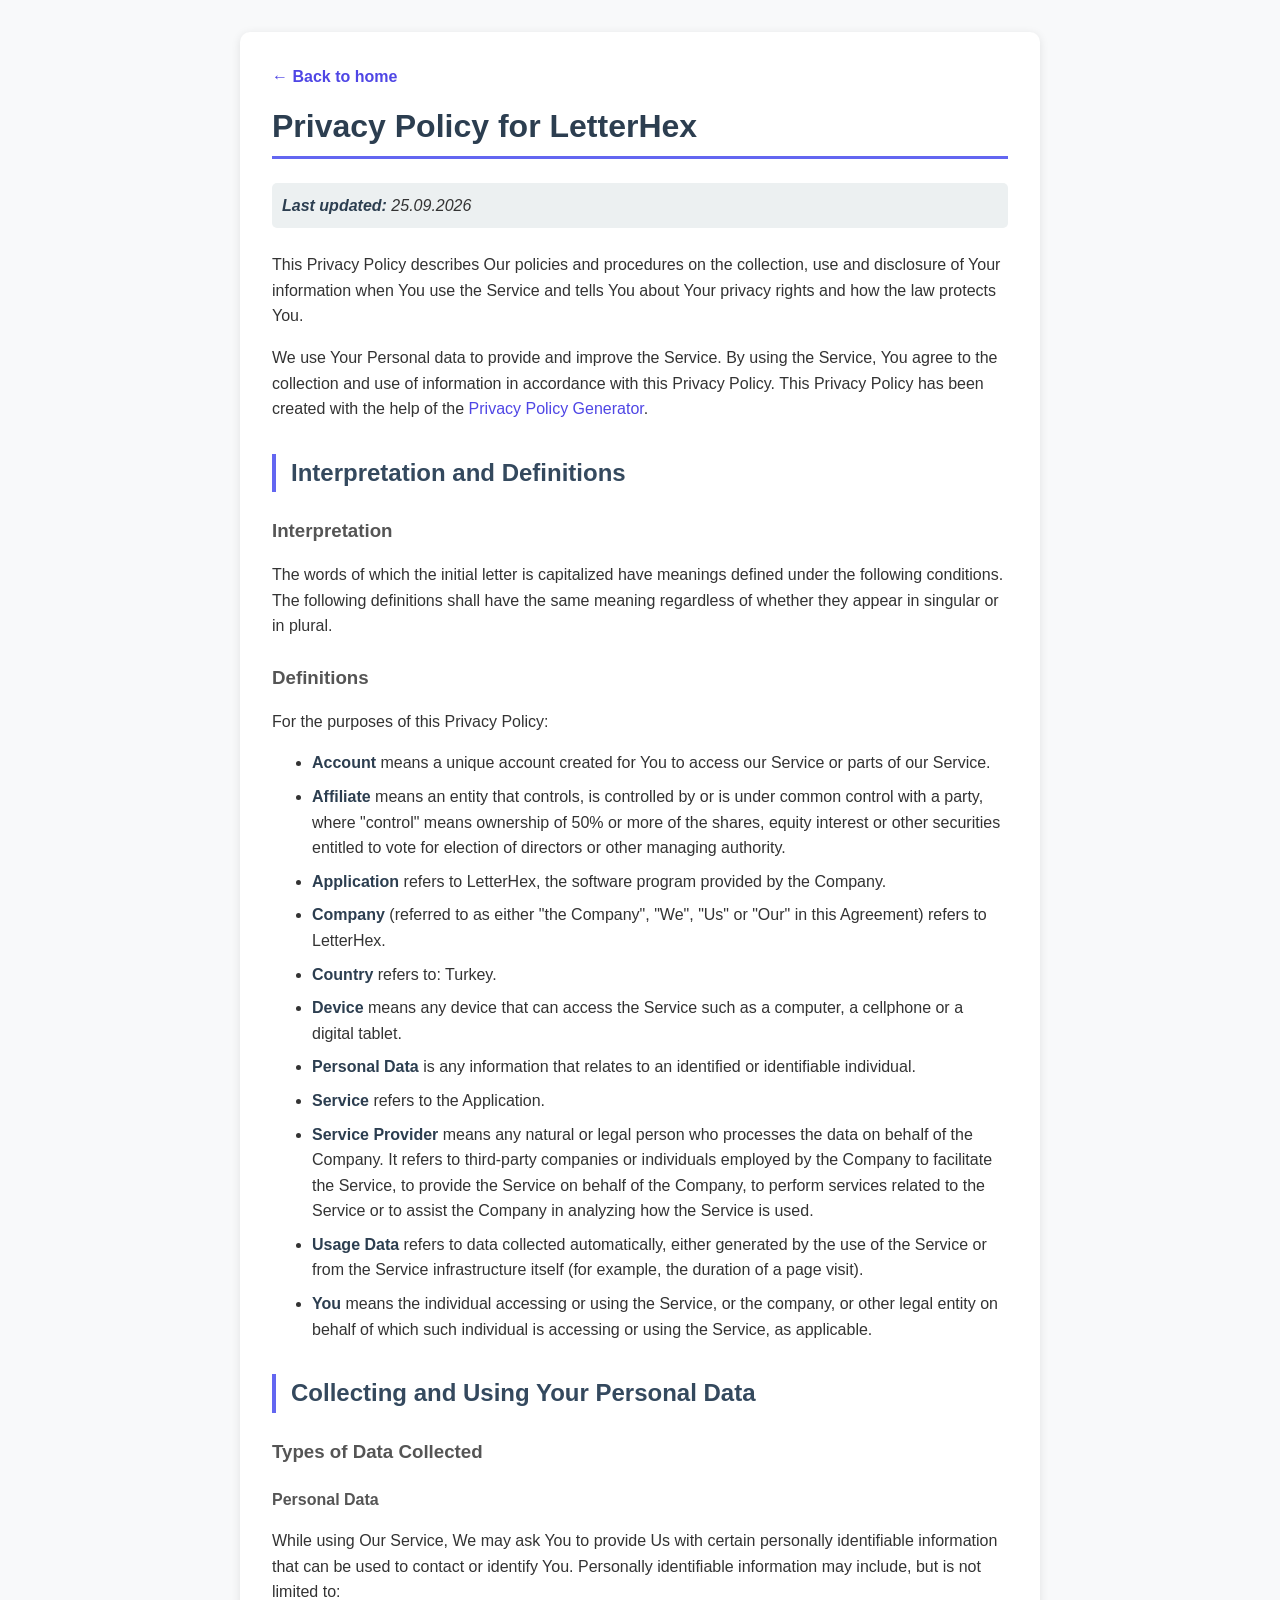
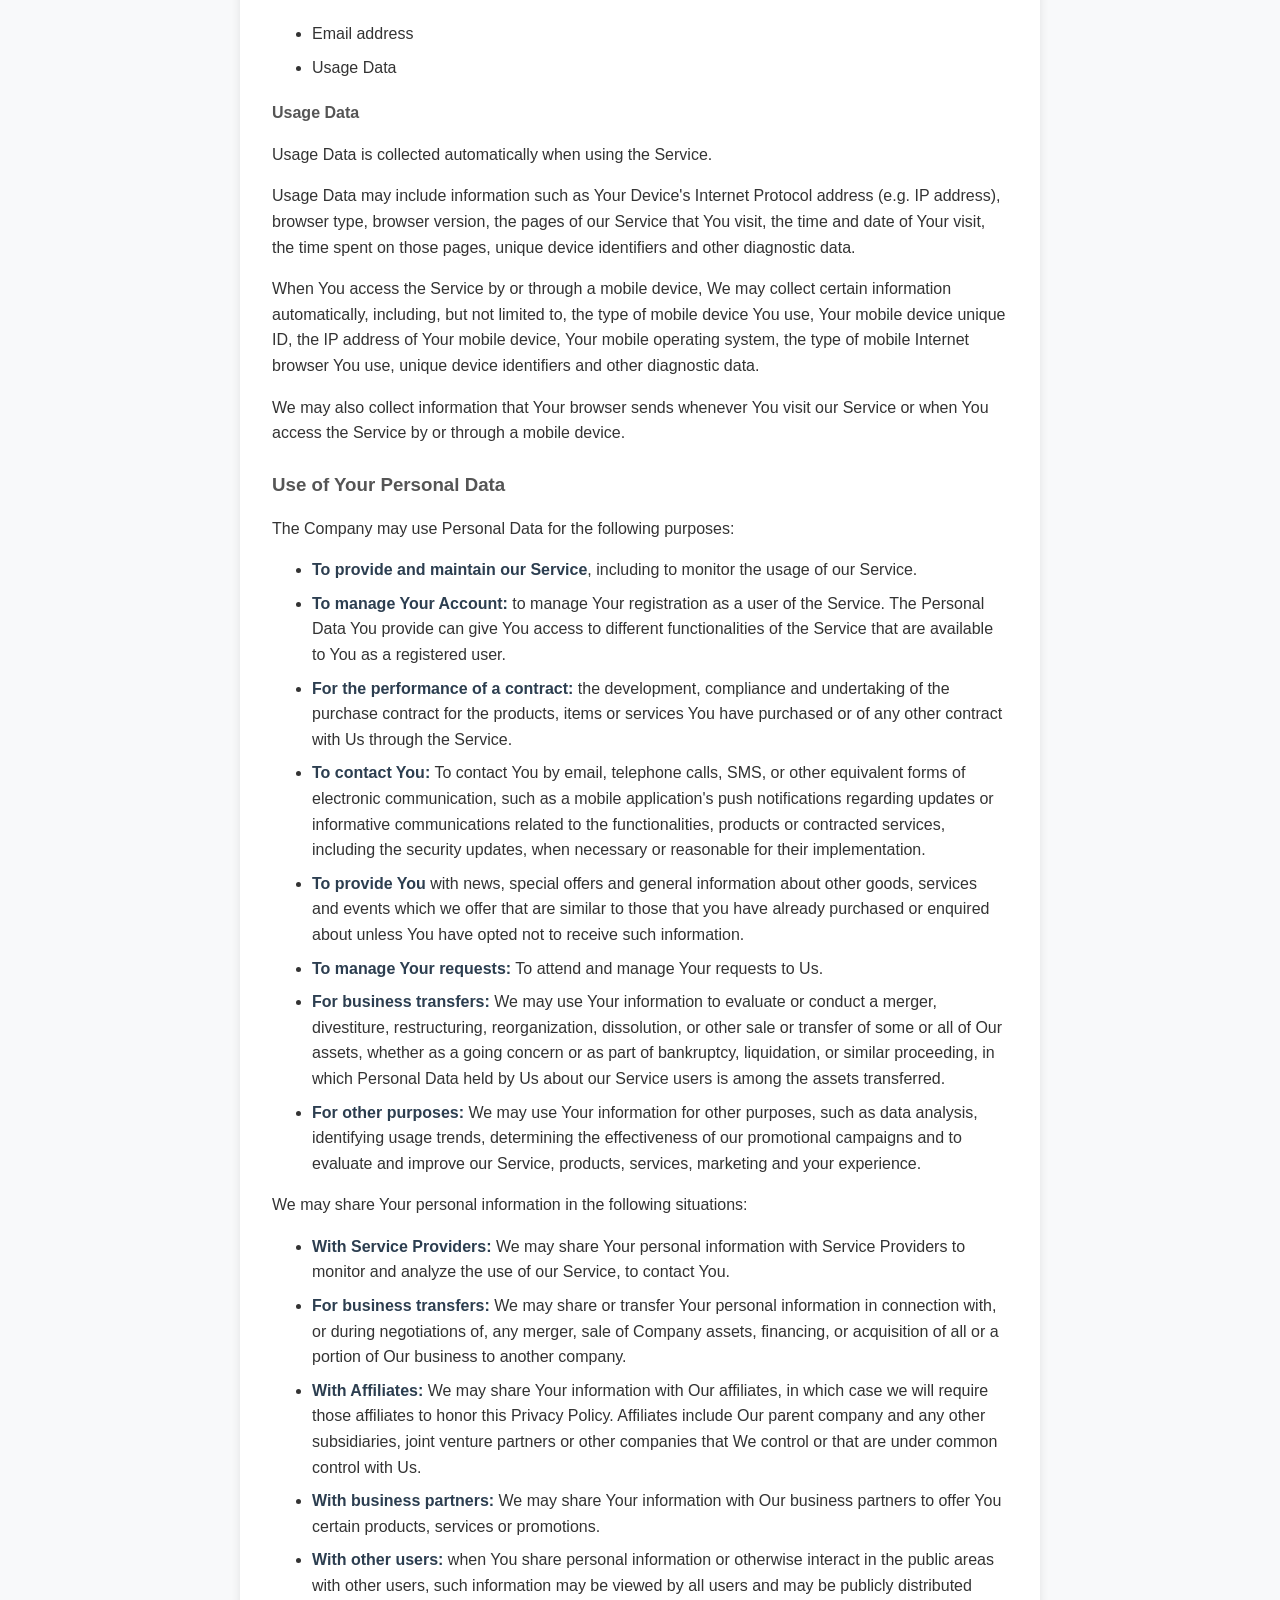
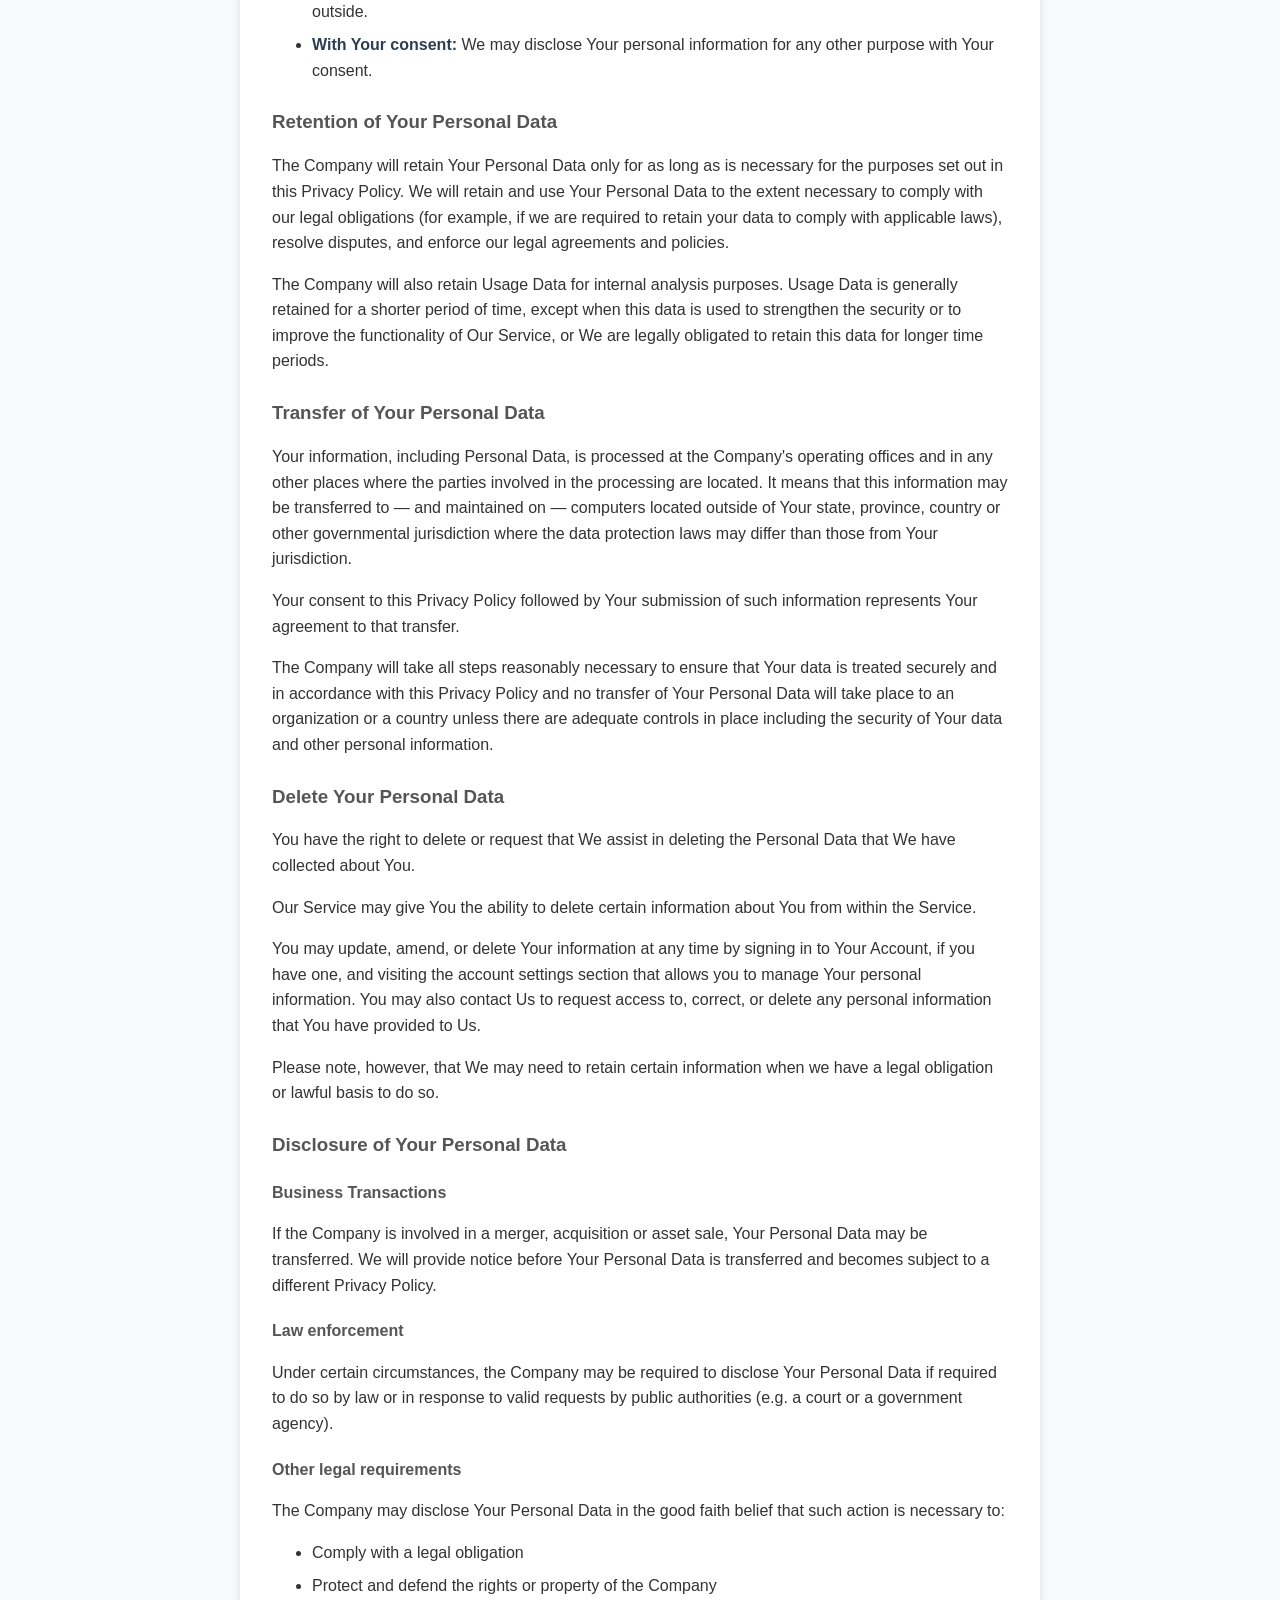
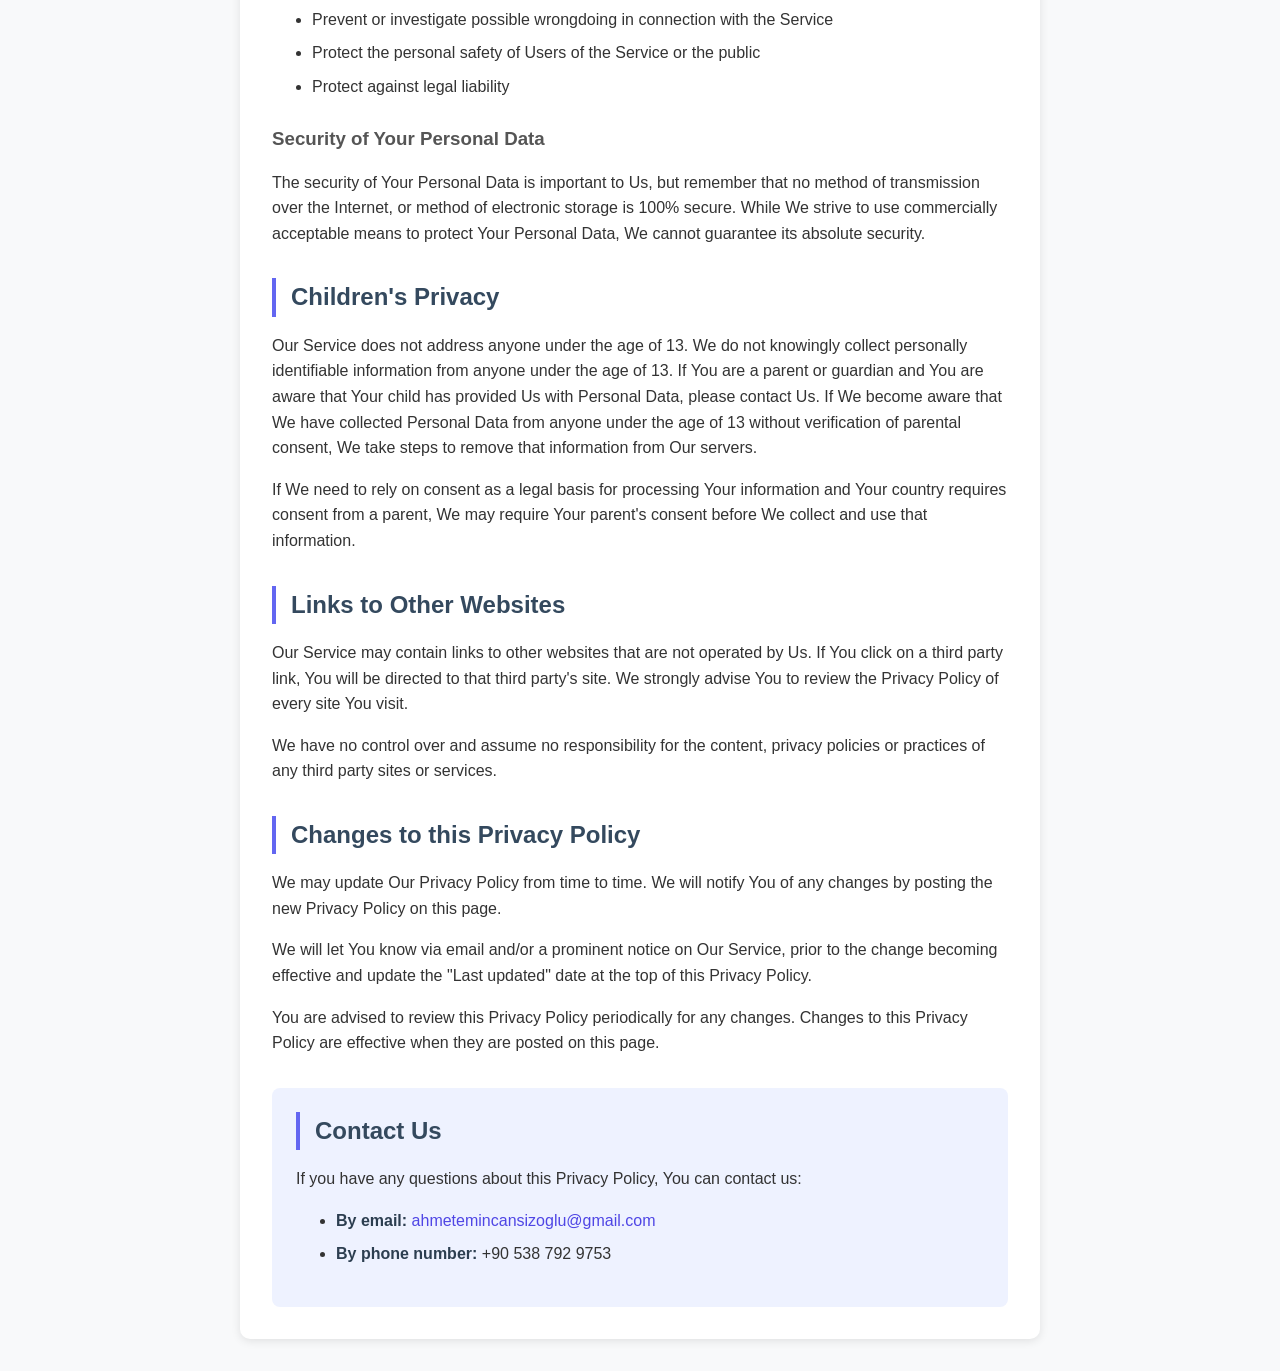
<file: privacy/ppletterhex.html>
<!DOCTYPE html>
<html lang="en">
<head>
  <meta charset="UTF-8">
  <meta name="viewport" content="width=device-width, initial-scale=1.0">
  <meta name="description" content="Privacy Policy for LetterHex">
  <title>Privacy Policy - LetterHex</title>
  <style>
    * {
      box-sizing: border-box;
    }

    body {
      margin: 0;
      padding: 2rem 1rem;
      background-color: #f8f9fa;
      color: #333;
      font-family: "Segoe UI", Tahoma, Geneva, Verdana, sans-serif;
      line-height: 1.6;
    }

    .container {
      width: 100%;
      max-width: 800px;
      margin: 0 auto;
      padding: 2rem;
      background: #fff;
      border-radius: 10px;
      box-shadow: 0 2px 10px rgba(0, 0, 0, 0.1);
    }

    h1 {
      margin-top: 0;
      margin-bottom: 1.5rem;
      padding-bottom: 10px;
      border-bottom: 3px solid #6366f1;
      color: #2c3e50;
      line-height: 1.25;
    }

    h2 {
      margin-top: 2rem;
      margin-bottom: 1rem;
      padding-left: 15px;
      border-left: 4px solid #6366f1;
      color: #34495e;
    }

    h3,
    h4 {
      color: #555;
    }

    h3 {
      margin-top: 1.5rem;
      margin-bottom: 0.8rem;
    }

    h4 {
      margin-top: 1.25rem;
      margin-bottom: 0.75rem;
    }

    p,
    ul {
      margin-bottom: 1rem;
    }

    li {
      margin-bottom: 0.5rem;
    }

    strong {
      color: #2c3e50;
    }

    a {
      color: #4f46e5;
      text-decoration: none;
    }

    a:hover {
      text-decoration: underline;
    }

    .last-updated {
      margin-bottom: 1.5rem;
      padding: 10px;
      background-color: #ecf0f1;
      border-radius: 5px;
      font-style: italic;
    }

    .contact-info {
      margin-top: 2rem;
      padding: 1.5rem;
      background-color: #eef2ff;
      border-radius: 8px;
    }

    .contact-info h2 {
      margin-top: 0;
    }

    .back-link {
      display: inline-block;
      margin-bottom: 1rem;
      font-weight: 600;
    }

    @media (max-width: 600px) {
      body {
        padding: 1rem 0.75rem;
      }

      .container {
        padding: 1.25rem;
      }

      h1 {
        font-size: 1.75rem;
      }
    }
  </style>
</head>
<body>
  <main class="container">
    <a class="back-link" href="../index.html">&larr; Back to home</a>

    <h1>Privacy Policy for LetterHex</h1>

    <div class="last-updated">
      <strong>Last updated:</strong> 25.09.2026
    </div>

    <p>This Privacy Policy describes Our policies and procedures on the collection, use and disclosure of Your information when You use the Service and tells You about Your privacy rights and how the law protects You.</p>

    <p>We use Your Personal data to provide and improve the Service. By using the Service, You agree to the collection and use of information in accordance with this Privacy Policy. This Privacy Policy has been created with the help of the <a href="https://www.termsfeed.com/privacy-policy-generator/" target="_blank" rel="noopener noreferrer">Privacy Policy Generator</a>.</p>

    <h2>Interpretation and Definitions</h2>

    <h3>Interpretation</h3>
    <p>The words of which the initial letter is capitalized have meanings defined under the following conditions. The following definitions shall have the same meaning regardless of whether they appear in singular or in plural.</p>

    <h3>Definitions</h3>
    <p>For the purposes of this Privacy Policy:</p>
    <ul>
      <li><strong>Account</strong> means a unique account created for You to access our Service or parts of our Service.</li>
      <li><strong>Affiliate</strong> means an entity that controls, is controlled by or is under common control with a party, where "control" means ownership of 50% or more of the shares, equity interest or other securities entitled to vote for election of directors or other managing authority.</li>
      <li><strong>Application</strong> refers to LetterHex, the software program provided by the Company.</li>
      <li><strong>Company</strong> (referred to as either "the Company", "We", "Us" or "Our" in this Agreement) refers to LetterHex.</li>
      <li><strong>Country</strong> refers to: Turkey.</li>
      <li><strong>Device</strong> means any device that can access the Service such as a computer, a cellphone or a digital tablet.</li>
      <li><strong>Personal Data</strong> is any information that relates to an identified or identifiable individual.</li>
      <li><strong>Service</strong> refers to the Application.</li>
      <li><strong>Service Provider</strong> means any natural or legal person who processes the data on behalf of the Company. It refers to third-party companies or individuals employed by the Company to facilitate the Service, to provide the Service on behalf of the Company, to perform services related to the Service or to assist the Company in analyzing how the Service is used.</li>
      <li><strong>Usage Data</strong> refers to data collected automatically, either generated by the use of the Service or from the Service infrastructure itself (for example, the duration of a page visit).</li>
      <li><strong>You</strong> means the individual accessing or using the Service, or the company, or other legal entity on behalf of which such individual is accessing or using the Service, as applicable.</li>
    </ul>

    <h2>Collecting and Using Your Personal Data</h2>

    <h3>Types of Data Collected</h3>

    <h4>Personal Data</h4>
    <p>While using Our Service, We may ask You to provide Us with certain personally identifiable information that can be used to contact or identify You. Personally identifiable information may include, but is not limited to:</p>
    <ul>
      <li>Email address</li>
      <li>Usage Data</li>
    </ul>

    <h4>Usage Data</h4>
    <p>Usage Data is collected automatically when using the Service.</p>
    <p>Usage Data may include information such as Your Device's Internet Protocol address (e.g. IP address), browser type, browser version, the pages of our Service that You visit, the time and date of Your visit, the time spent on those pages, unique device identifiers and other diagnostic data.</p>
    <p>When You access the Service by or through a mobile device, We may collect certain information automatically, including, but not limited to, the type of mobile device You use, Your mobile device unique ID, the IP address of Your mobile device, Your mobile operating system, the type of mobile Internet browser You use, unique device identifiers and other diagnostic data.</p>
    <p>We may also collect information that Your browser sends whenever You visit our Service or when You access the Service by or through a mobile device.</p>

    <h3>Use of Your Personal Data</h3>
    <p>The Company may use Personal Data for the following purposes:</p>
    <ul>
      <li><strong>To provide and maintain our Service</strong>, including to monitor the usage of our Service.</li>
      <li><strong>To manage Your Account:</strong> to manage Your registration as a user of the Service. The Personal Data You provide can give You access to different functionalities of the Service that are available to You as a registered user.</li>
      <li><strong>For the performance of a contract:</strong> the development, compliance and undertaking of the purchase contract for the products, items or services You have purchased or of any other contract with Us through the Service.</li>
      <li><strong>To contact You:</strong> To contact You by email, telephone calls, SMS, or other equivalent forms of electronic communication, such as a mobile application's push notifications regarding updates or informative communications related to the functionalities, products or contracted services, including the security updates, when necessary or reasonable for their implementation.</li>
      <li><strong>To provide You</strong> with news, special offers and general information about other goods, services and events which we offer that are similar to those that you have already purchased or enquired about unless You have opted not to receive such information.</li>
      <li><strong>To manage Your requests:</strong> To attend and manage Your requests to Us.</li>
      <li><strong>For business transfers:</strong> We may use Your information to evaluate or conduct a merger, divestiture, restructuring, reorganization, dissolution, or other sale or transfer of some or all of Our assets, whether as a going concern or as part of bankruptcy, liquidation, or similar proceeding, in which Personal Data held by Us about our Service users is among the assets transferred.</li>
      <li><strong>For other purposes:</strong> We may use Your information for other purposes, such as data analysis, identifying usage trends, determining the effectiveness of our promotional campaigns and to evaluate and improve our Service, products, services, marketing and your experience.</li>
    </ul>

    <p>We may share Your personal information in the following situations:</p>
    <ul>
      <li><strong>With Service Providers:</strong> We may share Your personal information with Service Providers to monitor and analyze the use of our Service, to contact You.</li>
      <li><strong>For business transfers:</strong> We may share or transfer Your personal information in connection with, or during negotiations of, any merger, sale of Company assets, financing, or acquisition of all or a portion of Our business to another company.</li>
      <li><strong>With Affiliates:</strong> We may share Your information with Our affiliates, in which case we will require those affiliates to honor this Privacy Policy. Affiliates include Our parent company and any other subsidiaries, joint venture partners or other companies that We control or that are under common control with Us.</li>
      <li><strong>With business partners:</strong> We may share Your information with Our business partners to offer You certain products, services or promotions.</li>
      <li><strong>With other users:</strong> when You share personal information or otherwise interact in the public areas with other users, such information may be viewed by all users and may be publicly distributed outside.</li>
      <li><strong>With Your consent:</strong> We may disclose Your personal information for any other purpose with Your consent.</li>
    </ul>

    <h3>Retention of Your Personal Data</h3>
    <p>The Company will retain Your Personal Data only for as long as is necessary for the purposes set out in this Privacy Policy. We will retain and use Your Personal Data to the extent necessary to comply with our legal obligations (for example, if we are required to retain your data to comply with applicable laws), resolve disputes, and enforce our legal agreements and policies.</p>
    <p>The Company will also retain Usage Data for internal analysis purposes. Usage Data is generally retained for a shorter period of time, except when this data is used to strengthen the security or to improve the functionality of Our Service, or We are legally obligated to retain this data for longer time periods.</p>

    <h3>Transfer of Your Personal Data</h3>
    <p>Your information, including Personal Data, is processed at the Company's operating offices and in any other places where the parties involved in the processing are located. It means that this information may be transferred to — and maintained on — computers located outside of Your state, province, country or other governmental jurisdiction where the data protection laws may differ than those from Your jurisdiction.</p>
    <p>Your consent to this Privacy Policy followed by Your submission of such information represents Your agreement to that transfer.</p>
    <p>The Company will take all steps reasonably necessary to ensure that Your data is treated securely and in accordance with this Privacy Policy and no transfer of Your Personal Data will take place to an organization or a country unless there are adequate controls in place including the security of Your data and other personal information.</p>

    <h3>Delete Your Personal Data</h3>
    <p>You have the right to delete or request that We assist in deleting the Personal Data that We have collected about You.</p>
    <p>Our Service may give You the ability to delete certain information about You from within the Service.</p>
    <p>You may update, amend, or delete Your information at any time by signing in to Your Account, if you have one, and visiting the account settings section that allows you to manage Your personal information. You may also contact Us to request access to, correct, or delete any personal information that You have provided to Us.</p>
    <p>Please note, however, that We may need to retain certain information when we have a legal obligation or lawful basis to do so.</p>

    <h3>Disclosure of Your Personal Data</h3>

    <h4>Business Transactions</h4>
    <p>If the Company is involved in a merger, acquisition or asset sale, Your Personal Data may be transferred. We will provide notice before Your Personal Data is transferred and becomes subject to a different Privacy Policy.</p>

    <h4>Law enforcement</h4>
    <p>Under certain circumstances, the Company may be required to disclose Your Personal Data if required to do so by law or in response to valid requests by public authorities (e.g. a court or a government agency).</p>

    <h4>Other legal requirements</h4>
    <p>The Company may disclose Your Personal Data in the good faith belief that such action is necessary to:</p>
    <ul>
      <li>Comply with a legal obligation</li>
      <li>Protect and defend the rights or property of the Company</li>
      <li>Prevent or investigate possible wrongdoing in connection with the Service</li>
      <li>Protect the personal safety of Users of the Service or the public</li>
      <li>Protect against legal liability</li>
    </ul>

    <h3>Security of Your Personal Data</h3>
    <p>The security of Your Personal Data is important to Us, but remember that no method of transmission over the Internet, or method of electronic storage is 100% secure. While We strive to use commercially acceptable means to protect Your Personal Data, We cannot guarantee its absolute security.</p>

    <h2>Children's Privacy</h2>
    <p>Our Service does not address anyone under the age of 13. We do not knowingly collect personally identifiable information from anyone under the age of 13. If You are a parent or guardian and You are aware that Your child has provided Us with Personal Data, please contact Us. If We become aware that We have collected Personal Data from anyone under the age of 13 without verification of parental consent, We take steps to remove that information from Our servers.</p>
    <p>If We need to rely on consent as a legal basis for processing Your information and Your country requires consent from a parent, We may require Your parent's consent before We collect and use that information.</p>

    <h2>Links to Other Websites</h2>
    <p>Our Service may contain links to other websites that are not operated by Us. If You click on a third party link, You will be directed to that third party's site. We strongly advise You to review the Privacy Policy of every site You visit.</p>
    <p>We have no control over and assume no responsibility for the content, privacy policies or practices of any third party sites or services.</p>

    <h2>Changes to this Privacy Policy</h2>
    <p>We may update Our Privacy Policy from time to time. We will notify You of any changes by posting the new Privacy Policy on this page.</p>
    <p>We will let You know via email and/or a prominent notice on Our Service, prior to the change becoming effective and update the "Last updated" date at the top of this Privacy Policy.</p>
    <p>You are advised to review this Privacy Policy periodically for any changes. Changes to this Privacy Policy are effective when they are posted on this page.</p>

    <section class="contact-info">
      <h2>Contact Us</h2>
      <p>If you have any questions about this Privacy Policy, You can contact us:</p>
      <ul>
        <li><strong>By email:</strong> <a href="mailto:ahmetemincansizoglu@gmail.com">ahmetemincansizoglu@gmail.com</a></li>
        <li><strong>By phone number:</strong> +90 538 792 9753</li>
      </ul>
    </section>
  </main>
</body>
</html>
</file>
<file: assets/css/styles.css>
/* Palette and typography follow Ornek_style.css. */
:root {
    --paper: #f4f6fb; --surface: #fff; --ink: #1b1f3a; --muted: #565c7c; --line: #d8ddec;
    --coral: #ff6b57; --sun: #ffc247; --mint: #2fbf9b; --sky: #3b82f6; --violet: #8b5cf6;
    --display: "Bricolage Grotesque", "Segoe UI", system-ui, sans-serif;
    --body: "Instrument Sans", "Segoe UI", system-ui, sans-serif;
    --header-height: 96px;
}
*, *::before, *::after { box-sizing: border-box; }
html { scroll-behavior: smooth; scroll-padding-top: calc(var(--header-height) + 24px); }
body { margin: 0; background: var(--paper); color: var(--ink); font-family: var(--body); font-size: 1.0625rem; line-height: 1.65; -webkit-font-smoothing: antialiased; }
h1, h2, h3 { margin: 0; font-family: var(--display); line-height: 1.12; }
p { margin: 0; }
a { color: inherit; text-decoration: none; }
img { display: block; max-width: 100%; height: auto; }
button { font: inherit; color: inherit; }
::selection { background: #ffdbd4; color: var(--ink); }
a:focus-visible, button:focus-visible { outline: 3px solid var(--sky); outline-offset: 5px; border-radius: 4px; }
.wrap { width: min(1080px, calc(100% - 48px)); margin-inline: auto; }
.skip-link { position: fixed; top: 12px; left: 12px; z-index: 100; padding: 12px 18px; border-radius: 8px; background: var(--ink); color: #fff; transform: translateY(-180%); }
.skip-link:focus { transform: none; }
.eyebrow { margin-bottom: 16px; color: var(--muted); font-size: .8125rem; font-weight: 600; }
.accent-coral { --accent: var(--coral); --tint: #fff0ed; }
.accent-mint { --accent: var(--mint); --tint: #e8f8f2; }
.accent-sky { --accent: var(--sky); --tint: #edf3ff; }
.accent-sun { --accent: var(--sun); --tint: #fff8e5; }
.accent-violet { --accent: var(--violet); --tint: #f3edff; }

/* Navigation remains usable without JavaScript. */
.site-header { position: sticky; top: 0; z-index: 50; padding-block: 26px; border-bottom: 1px solid transparent; background: rgba(244,246,251,.96); transition: background 200ms ease, border-color 200ms ease, box-shadow 200ms ease; }
.site-header.is-scrolled { border-bottom-color: var(--line); background: rgba(244,246,251,.88); backdrop-filter: blur(16px); box-shadow: 0 4px 18px rgba(27,31,58,.04); }
.header-inner { position: relative; display: flex; justify-content: space-between; align-items: center; gap: 24px; }
.brand { display: inline-flex; align-items: baseline; font-family: var(--display); font-size: 1.5rem; font-weight: 800; letter-spacing: -.035em; white-space: nowrap; }
.brand > span { color: var(--coral); }
.site-nav { display: flex; align-items: center; gap: 28px; }
.site-nav a { position: relative; padding-block: 8px; color: var(--muted); font-size: .9375rem; font-weight: 600; }
.site-nav a::after { content: ""; position: absolute; left: 0; right: 0; bottom: 2px; height: 2px; border-radius: 2px; background: var(--coral); transform: scaleX(0); transform-origin: left; transition: transform 200ms ease; }
.site-nav a:hover, .site-nav a[aria-current="location"] { color: var(--ink); }
.site-nav a:hover::after, .site-nav a[aria-current="location"]::after { transform: scaleX(1); }
.nav-toggle { display: none; position: relative; width: 44px; height: 44px; flex-shrink: 0; border: 1px solid var(--line); border-radius: 10px; background: var(--surface); cursor: pointer; }
.nav-toggle span { position: absolute; left: 12px; width: 18px; height: 2px; background: var(--ink); transition: transform 180ms ease; }
.nav-toggle span:first-child { top: 16px; }
.nav-toggle span:last-child { top: 24px; }
.nav-toggle[aria-expanded="true"] span:first-child { transform: translateY(4px) rotate(45deg); }
.nav-toggle[aria-expanded="true"] span:last-child { transform: translateY(-4px) rotate(-45deg); }

.hero { padding-block: 72px 104px; }
.hero-copy { max-width: 900px; }
.hero h1 { max-width: 20ch; font-size: clamp(2.5rem, 5.3vw, 4.25rem); font-weight: 800; letter-spacing: -.035em; text-wrap: balance; }
.hero h1 > span { text-decoration: underline; text-decoration-color: var(--coral); text-decoration-thickness: 5px; text-underline-offset: 8px; }
.hero-summary { max-width: 72ch; margin-top: 26px; color: var(--muted); font-size: 1.125rem; }
.hero-summary > p + p { margin-top: 16px; }
.actions { display: flex; flex-wrap: wrap; gap: 12px; margin-top: 30px; }
.button { display: inline-flex; justify-content: center; align-items: center; gap: 18px; min-height: 52px; padding: 12px 22px; border: 2px solid var(--ink); border-radius: 13px; font-size: .9375rem; font-weight: 600; transition: transform 160ms ease, background 160ms ease; }
.button:hover { transform: translateY(-2px); }
.button-primary { background: var(--ink); color: #fff; box-shadow: inset 0 -3px 0 #0c1028; }
.button-secondary:hover { background: #e9edf7; }
.hero-tools { display: flex; flex-wrap: wrap; gap: 8px 12px; margin-top: 26px; color: var(--muted); font-size: .8125rem; }
.hero-tools > span { color: #9095ad; }

.section { padding-block: 80px; border-top: 1px solid var(--line); }
.section-heading { display: flex; justify-content: space-between; align-items: flex-end; gap: 40px; margin-bottom: 36px; }
h2 { font-size: clamp(1.875rem, 3.8vw, 2.75rem); font-weight: 700; letter-spacing: -.025em; text-wrap: balance; }
.section-heading > p { max-width: 34ch; color: var(--muted); font-size: .9375rem; }
.games-grid, .work-grid { display: grid; grid-template-columns: repeat(2, minmax(0, 1fr)); gap: 24px; }
.game-card { display: flex; flex-direction: column; min-width: 0; padding: 30px; border: 1px solid var(--line); border-radius: 20px; background: var(--surface); transition: border-color 180ms ease, transform 180ms ease; }
.game-card:hover { transform: translateY(-3px); border-color: var(--accent); }
.game-heading { display: flex; align-items: center; gap: 20px; margin-bottom: 22px; }
.game-heading > div { min-width: 0; }
.game-icon { width: 80px; height: 80px; flex-shrink: 0; object-fit: cover; border-radius: 19px; background: var(--tint); }
.project-meta { margin-bottom: 7px; color: var(--muted); font-size: .75rem; font-weight: 600; }
.game-card h3 { font-size: 1.5rem; font-weight: 700; letter-spacing: -.02em; }
.game-card > p, .work-card > p { color: var(--muted); font-size: 1rem; }
.project-details { display: grid; gap: 8px; margin: 18px 0 0; padding-left: 18px; color: var(--muted); font-size: .875rem; }
.project-details li::marker { color: var(--accent); }
.tags { display: flex; flex-wrap: wrap; gap: 7px; padding: 0; margin: 22px 0 0; list-style: none; }
.tags li { padding: 3px 10px; border: 1px solid var(--line); border-radius: 999px; color: var(--muted); font-size: .75rem; }
.project-actions { display: flex; flex-wrap: wrap; align-items: center; gap: 10px 20px; margin-top: auto; padding-top: 26px; }
.project-actions a { display: inline-flex; align-items: center; gap: 6px; min-height: 36px; font-size: .875rem; font-weight: 600; text-decoration: underline; text-decoration-color: var(--line); text-underline-offset: 5px; }
.project-actions a:hover { text-decoration-color: var(--coral); }
.project-actions .policy-link { margin-left: auto; color: var(--muted); font-size: .75rem; font-weight: 400; }
/* Future screenshots: add a figure.project-media inside a game card. */
.project-media { margin: 0 0 24px; overflow: hidden; border-radius: 12px; background: var(--tint); }
.project-media img { width: 100%; }
.project-media figcaption { padding: 10px 14px; color: var(--muted); font-size: .8125rem; }
.project-media a[data-gallery] { display: block; cursor: zoom-in; }
.project-media video { display: block; width: 100%; }

/* Reveal animations use the Web Animations API: content is visible by default. */
:is(.button, .project-actions a, .contact-links a, .site-nav a, .footer-bottom a) > span[aria-hidden="true"] { display: inline-block; transition: transform 180ms ease; }
:is(.button, .project-actions a, .contact-links a, .site-nav a):is(:hover, :focus-visible) > span[aria-hidden="true"] { transform: translate(3px,-2px); }
.button[href="#projects"]:is(:hover, :focus-visible) > span[aria-hidden="true"] { transform: translateY(3px); }
.footer-bottom a:is(:hover, :focus-visible) > span[aria-hidden="true"] { transform: translateY(-3px); }

.gallery-dialog { width: min(920px, calc(100% - 32px)); max-height: calc(100dvh - 32px); padding: 24px; border: 1px solid var(--line); border-radius: 20px; background: var(--paper); color: var(--ink); overflow: auto; }
.gallery-dialog:not([open]) { display: none; }
.gallery-dialog::backdrop { background: rgba(27,31,58,.7); backdrop-filter: blur(6px); }
.gallery-header { display: flex; align-items: center; justify-content: space-between; gap: 20px; margin-bottom: 20px; }
.gallery-header h2 { font-size: 1.375rem; }
.gallery-button { display: grid; place-items: center; min-width: 44px; min-height: 44px; padding: 8px; border: 1px solid var(--line); border-radius: 10px; background: var(--surface); cursor: pointer; }
.gallery-button:disabled { opacity: .4; cursor: default; }
.gallery-stage { display: grid; grid-template-columns: 44px minmax(0, 1fr) 44px; gap: 12px; align-items: center; }
.gallery-media { display: grid; place-items: center; min-width: 0; }
.gallery-media img, .gallery-media video { max-width: 100%; max-height: 65dvh; width: auto; height: auto; border-radius: 10px; }
.gallery-media [hidden] { display: none; }
.gallery-caption { margin-top: 18px; color: var(--muted); text-align: center; font-size: .875rem; }
.gallery-counter { margin-top: 6px; color: var(--muted); text-align: center; font-size: .75rem; }
body.gallery-open { overflow: hidden; }

.work-section { background: #eef1f8; }
.work-card { display: flex; flex-direction: column; min-width: 0; padding: 30px; border-top: 3px solid var(--accent); }
.work-heading { display: flex; align-items: center; gap: 16px; margin-bottom: 22px; }
.work-heading .project-meta { margin: 0; }
.project-mark { display: grid; place-items: center; width: 56px; height: 56px; flex-shrink: 0; border-radius: 13px; background: var(--tint); color: var(--ink); font-family: var(--display); font-size: 1.125rem; font-weight: 700; }
.work-card h3 { max-width: 26ch; margin-bottom: 18px; font-size: 1.5rem; font-weight: 700; letter-spacing: -.02em; }
.work-card .work-detail { margin-top: 14px; font-size: .875rem; }
.skills-grid { display: grid; grid-template-columns: repeat(2, minmax(0, 1fr)); gap: 40px 64px; }
.skill { min-width: 0; padding-left: 20px; border-left: 4px solid var(--accent); }
.skill h3 { margin-bottom: 12px; font-size: 1.25rem; font-weight: 700; }
.skill > p { max-width: 48ch; color: var(--muted); font-size: .9375rem; }
.skill-links { display: flex; flex-wrap: wrap; align-items: center; gap: 6px 16px; margin-top: 18px; }
.skill-links > span { width: 100%; color: var(--muted); font-size: .75rem; }
.skill-links > a { padding-block: 5px; font-size: .8125rem; text-decoration: underline; text-decoration-color: var(--line); text-underline-offset: 4px; }
.skill-links > a:hover { text-decoration-color: var(--accent); }
.about-layout { display: grid; grid-template-columns: .8fr 1.2fr; gap: 64px; }
.about-copy { color: var(--muted); }
.about-copy > p + p { margin-top: 20px; }
.contact-section { padding-block: 88px; }
.contact-section h2 { margin-bottom: 18px; }
.contact-section .wrap > p:not(.eyebrow) { color: var(--muted); }
.contact-email { display: inline-block; max-width: 100%; margin-top: 24px; font-family: var(--display); font-size: clamp(1.25rem, 3.3vw, 2.25rem); font-weight: 700; letter-spacing: -.025em; overflow-wrap: anywhere; text-decoration: underline; text-decoration-color: var(--coral); text-decoration-thickness: 3px; text-underline-offset: 8px; }
.contact-email:hover { text-decoration-color: var(--ink); }
.contact-links { display: flex; flex-wrap: wrap; gap: 24px; margin-top: 28px; }
.contact-links a { padding-block: 8px; font-size: .9375rem; font-weight: 600; }
.contact-links a:hover { text-decoration: underline; text-underline-offset: 5px; }
.site-footer { border-top: 1px solid var(--line); }
.footer-top { display: flex; justify-content: space-between; align-items: center; gap: 32px; padding-block: 36px; }
.footer-policy-group { text-align: right; }
.footer-policy-group > p { margin-bottom: 10px; color: var(--muted); font-size: .75rem; }
.footer-policies { display: flex; flex-wrap: wrap; justify-content: flex-end; gap: 6px 20px; }
.footer-policies a { padding-block: 5px; color: var(--muted); font-size: .8125rem; }
.footer-policies a:hover { color: var(--ink); text-decoration: underline; }
.footer-bottom { display: flex; justify-content: space-between; align-items: center; gap: 20px; padding-block: 20px 28px; border-top: 1px solid var(--line); color: var(--muted); font-size: .8125rem; }
.footer-bottom > a { padding-block: 5px; }

@media (max-width: 900px) {
    .hero { padding-block: 52px 80px; }
    .game-card, .work-card { padding: 24px; }
    .game-heading { gap: 14px; }
    .game-icon { width: 64px; height: 64px; border-radius: 15px; }
    .game-card h3 { font-size: 1.3125rem; }
    .skills-grid { gap: 36px; }
}
@media (max-width: 700px) {
    .hero h1 { max-width: 15ch; font-size: clamp(2.5rem, 8vw, 3.75rem); }
    .section { padding-block: 60px; }
    .section-heading { flex-direction: column; align-items: flex-start; gap: 16px; margin-bottom: 28px; }
    .section-heading > p { max-width: 48ch; }
    .games-grid, .work-grid, .skills-grid, .about-layout { grid-template-columns: 1fr; }
    .game-heading { gap: 18px; }
    .game-icon { width: 76px; height: 76px; border-radius: 18px; }
    .game-card h3 { font-size: 1.5rem; }
    .work-grid { gap: 28px; }
    .work-card { padding-inline: 0; }
    .about-layout { gap: 26px; }
    .footer-top { align-items: flex-start; flex-direction: column; gap: 24px; }
    .footer-policy-group { text-align: left; }
    .footer-policies { justify-content: flex-start; }
}
@media (max-width: 520px) {
    .wrap { width: calc(100% - 36px); }
    .site-header { padding-block: 18px; }
    .brand { font-size: 1.375rem; }
    .site-nav { flex-wrap: wrap; justify-content: flex-end; gap: 4px 14px; }
    .site-nav a { font-size: .8125rem; }
    .js .nav-toggle { display: block; }
    .js .site-nav { position: absolute; top: calc(100% + 10px); right: 0; left: 0; z-index: 10; display: none; flex-direction: column; align-items: stretch; gap: 0; padding: 10px; border: 1px solid var(--line); border-radius: 14px; background: var(--surface); box-shadow: 0 16px 32px rgba(27,31,58,.1); }
    .js .site-nav.is-open { display: flex; }
    .js .site-nav a { padding: 12px; font-size: .9375rem; }
    .js .site-nav a::after { right: auto; left: 12px; width: 24px; bottom: 7px; }
    .gallery-dialog { padding: 16px; }
    .gallery-stage { grid-template-columns: 36px minmax(0,1fr) 36px; gap: 6px; }
    .gallery-stage .gallery-button { min-width: 36px; }
    .hero { padding-block: 38px 56px; }
    .hero-summary { font-size: 1rem; }
    .button { gap: 12px; padding-inline: 16px; font-size: .875rem; }
    .game-card { padding: 22px; }
    .game-heading { gap: 14px; }
    .game-icon { width: 64px; height: 64px; border-radius: 15px; }
    .game-card h3 { font-size: 1.375rem; }
    .project-actions { gap: 8px 16px; }
    .project-actions .policy-link { margin-left: 0; }
    .footer-bottom { flex-direction: column; align-items: flex-start; gap: 10px; }
}
@media (prefers-reduced-motion: reduce) {
    html { scroll-behavior: auto; }
    *, *::before, *::after { animation: none !important; transition: none !important; }
    .button:hover, .game-card:hover { transform: none; }
    :is(.button, .project-actions a, .contact-links a, .site-nav a, .footer-bottom a) > span[aria-hidden="true"] { transform: none !important; }
}
</file>
